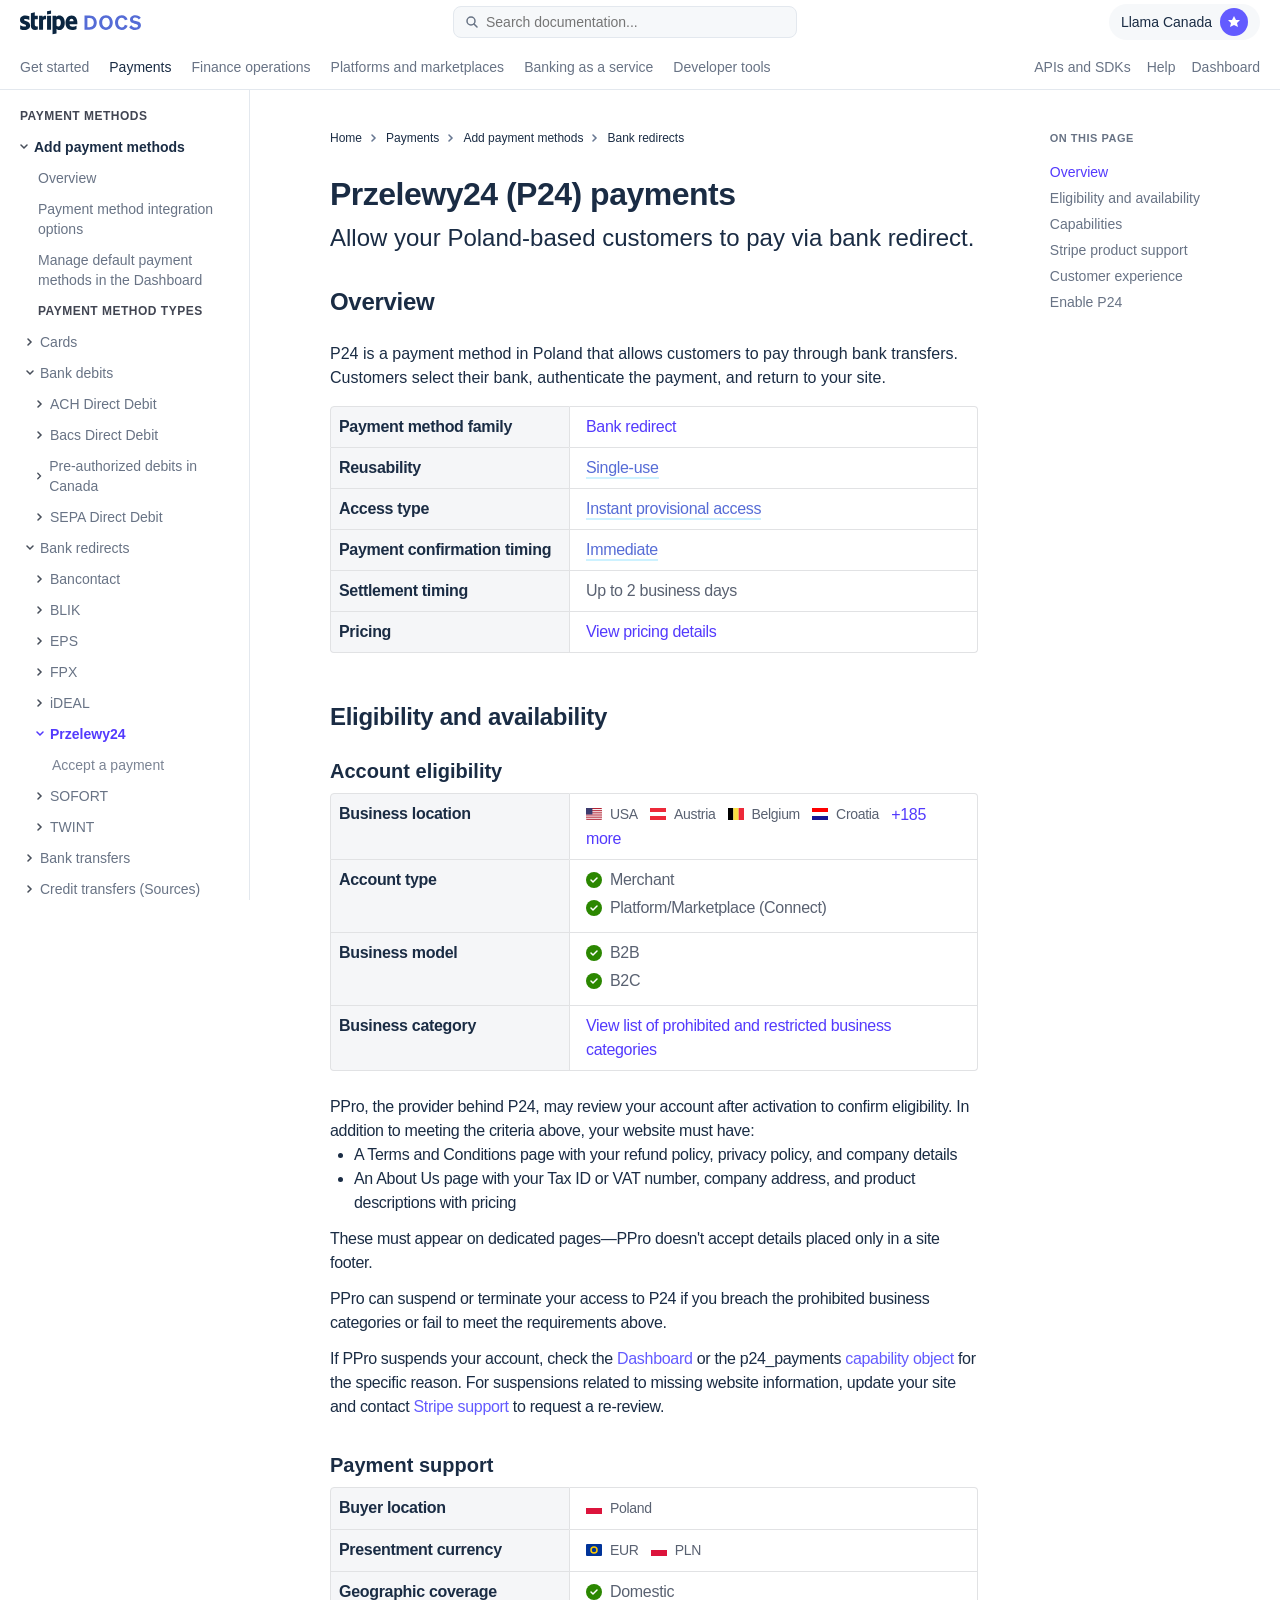
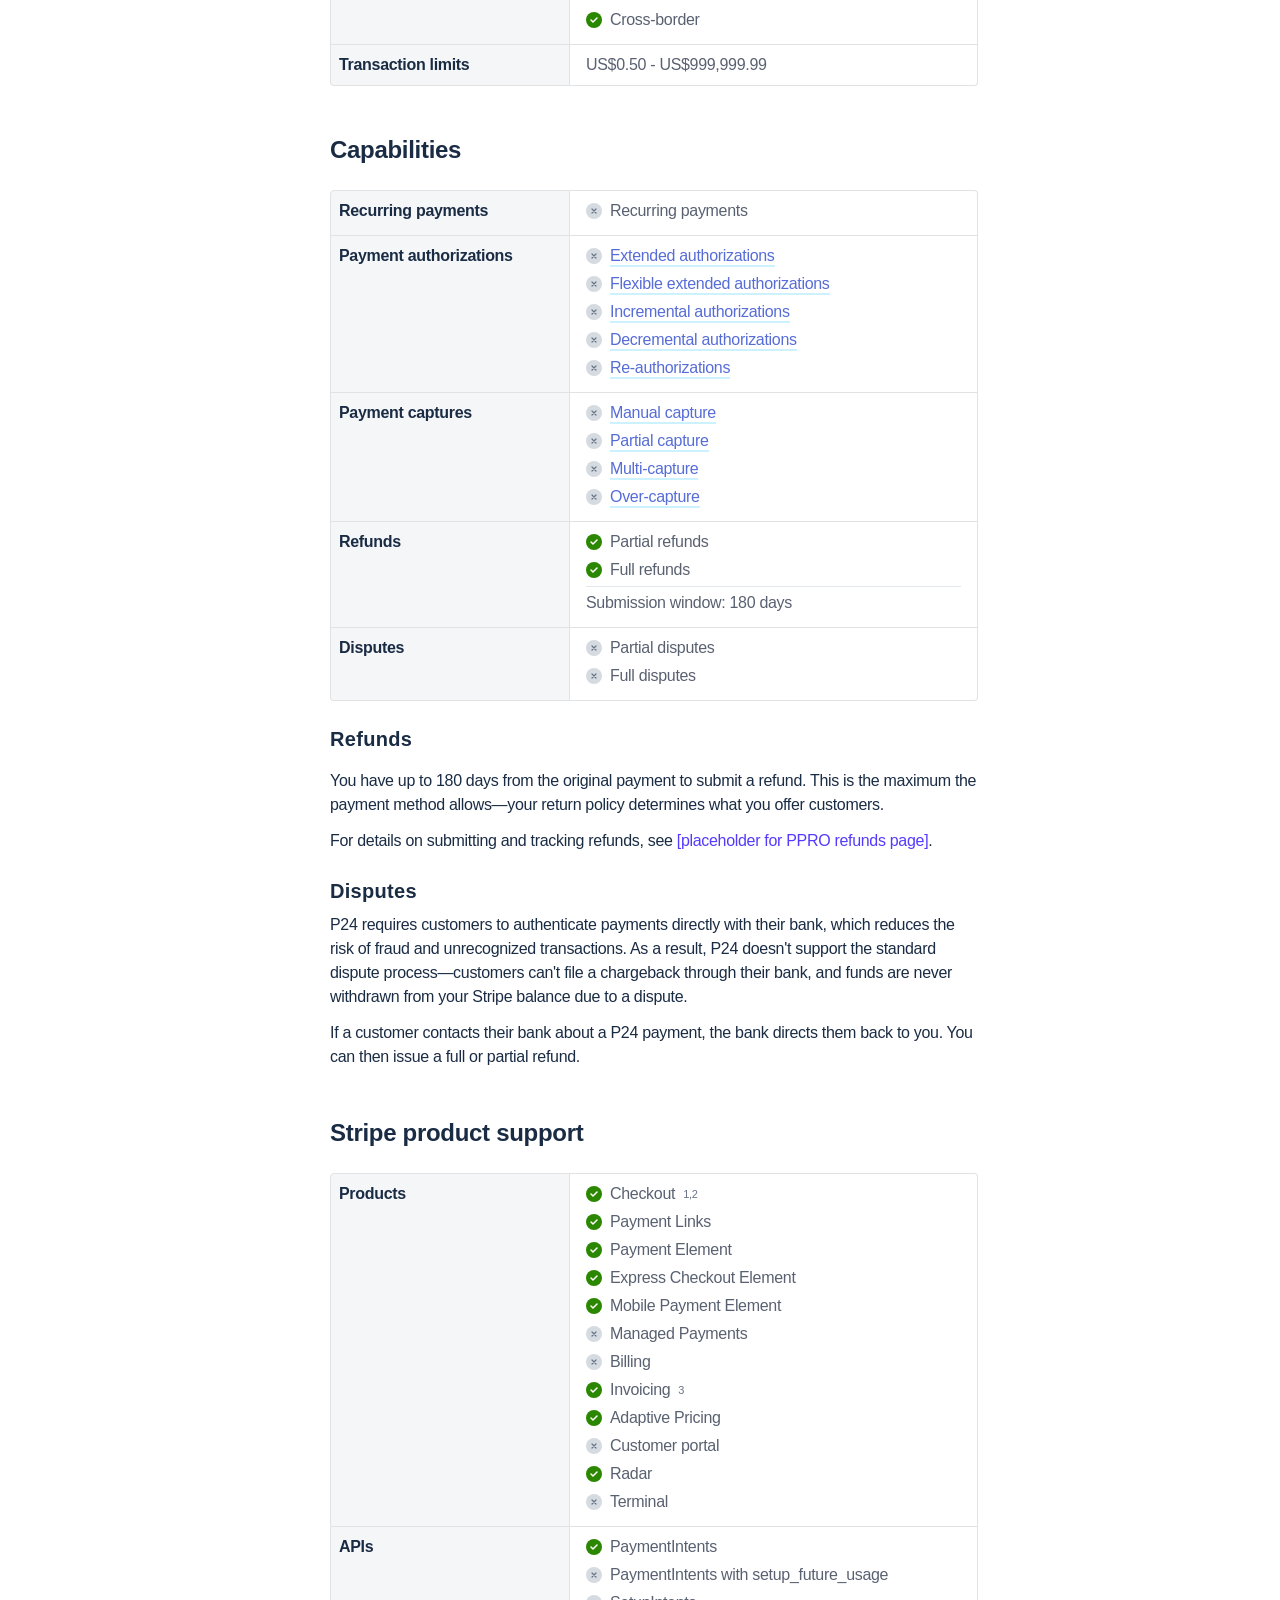
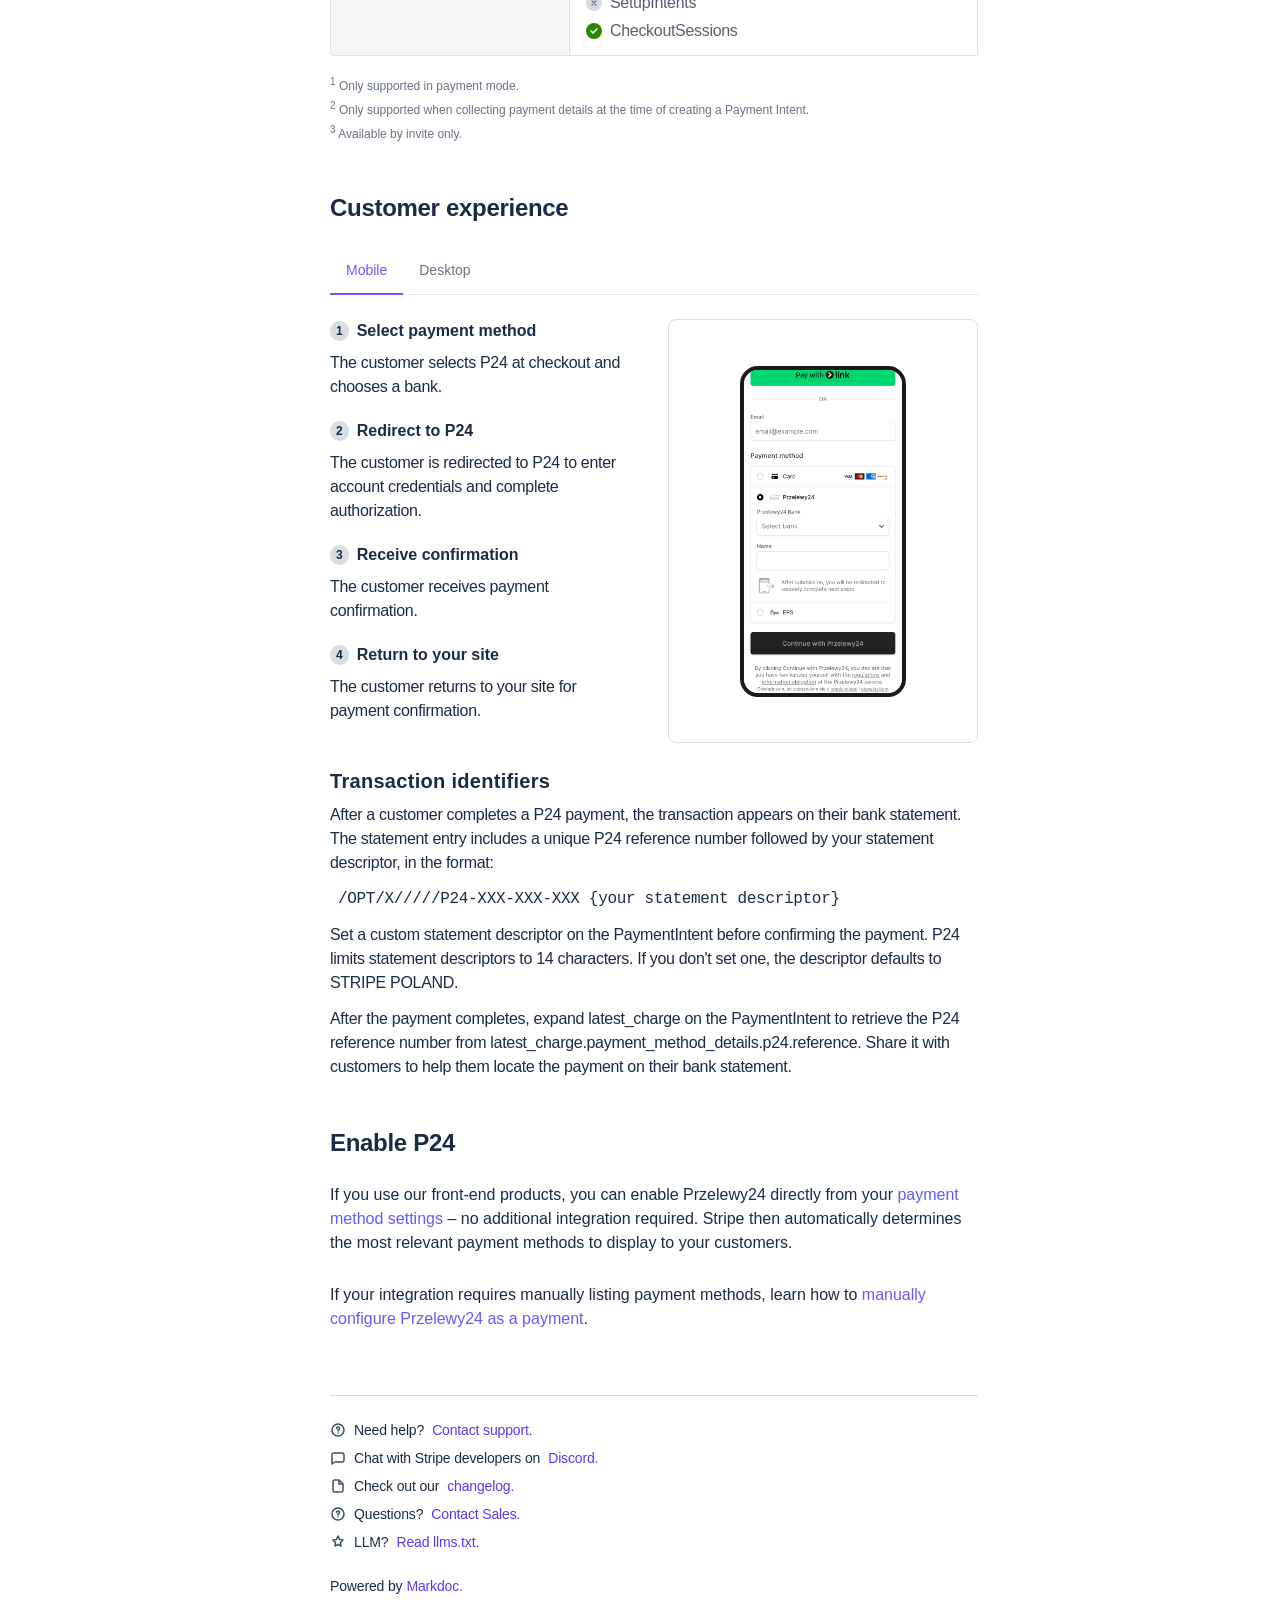
<file: index.html>
<!DOCTYPE html>
<html lang="en">
<head>
  <meta charset="UTF-8">
  <meta name="viewport" content="width=device-width, initial-scale=1.0">
  <title>Przelewy24 (P24) payments | Stripe Documentation</title>
  <link rel="stylesheet" href="css/styles.css">
  <link rel="stylesheet" href="css/icons.css">
</head>
<body>

<!-- ========================= HEADER ========================= -->
<header class="header">
  <div class="header-top">
    <div class="logo">
      <img src="assets/stripe-docs-logo.svg" alt="Stripe Docs" height="25">
    </div>

    <div class="search-bar">
      <svg class="search-icon" viewBox="0 0 12 12" fill="none">
        <circle cx="5" cy="5" r="4" stroke="#687385" stroke-width="1.5"/>
        <line x1="8" y1="8" x2="11" y2="11" stroke="#687385" stroke-width="1.5" stroke-linecap="round"/>
      </svg>
      <input type="text" placeholder="Search documentation...">
    </div>

    <div class="header-account">
      <span class="header-account-name">Llama Canada</span>
      <div class="header-account-icon">
        <svg width="16" height="16" viewBox="0 0 16 16" fill="none">
          <path d="M8 2L10 6H14L11 9L12 13L8 11L4 13L5 9L2 6H6L8 2Z" fill="white"/>
        </svg>
      </div>
    </div>
  </div>

  <div class="header-nav">
    <div class="nav-links">
      <a href="#">Get started</a>
      <a href="#" class="active">Payments</a>
      <a href="#">Finance operations</a>
      <a href="#">Platforms and marketplaces</a>
      <a href="#">Banking as a service</a>
      <a href="#">Developer tools</a>
    </div>
    <div class="header-right-links">
      <a href="#">APIs and SDKs</a>
      <a href="#">Help</a>
      <a href="#">Dashboard</a>
    </div>
  </div>
</header>

<div class="layout">
  <!-- ========================= LEFT SIDEBAR ========================= -->
  <nav class="sidebar">
    <div class="sidebar-content">
      <div class="sidebar-section-title">PAYMENT METHODS</div>

      <div class="sidebar-parent">
        <svg class="chevron" width="8" height="8" viewBox="0 0 8 8" fill="none"><path d="M1 2L4 5L7 2" stroke="currentColor" stroke-width="1.5" stroke-linecap="round"/></svg>
        Add payment methods
      </div>

      <div class="sidebar-child">
        <a href="#">Overview</a>
        <a href="#">Payment method integration options</a>
        <a href="#">Manage default payment methods in the Dashboard</a>
        <div class="sub-title">PAYMENT METHOD TYPES</div>
      </div>

      <!-- Payment method type items -->
      <div class="sidebar-item level-1">
        <svg width="8" height="8" viewBox="0 0 8 8" fill="none"><path d="M2 1L5 4L2 7" stroke="#474e5a" stroke-width="1.5" stroke-linecap="round"/></svg>
        Cards
      </div>
      <div class="sidebar-item level-1">
        <svg width="8" height="8" viewBox="0 0 8 8" fill="none"><path d="M1 2L4 5L7 2" stroke="#474e5a" stroke-width="1.5" stroke-linecap="round"/></svg>
        Bank debits
      </div>

      <!-- Bank debits sub-items -->
      <a href="ach-direct-debit.html" class="sidebar-item level-2" style="text-decoration: none; color: #687385;">
        <svg width="8" height="8" viewBox="0 0 8 8" fill="none"><path d="M2 1L5 4L2 7" stroke="#474e5a" stroke-width="1.5" stroke-linecap="round"/></svg>
        ACH Direct Debit
      </a>
      <div class="sidebar-item level-2">
        <svg width="8" height="8" viewBox="0 0 8 8" fill="none"><path d="M2 1L5 4L2 7" stroke="#474e5a" stroke-width="1.5" stroke-linecap="round"/></svg>
        Bacs Direct Debit
      </div>
      <div class="sidebar-item level-2">
        <svg width="8" height="8" viewBox="0 0 8 8" fill="none"><path d="M2 1L5 4L2 7" stroke="#474e5a" stroke-width="1.5" stroke-linecap="round"/></svg>
        Pre-authorized debits in Canada
      </div>
      <div class="sidebar-item level-2">
        <svg width="8" height="8" viewBox="0 0 8 8" fill="none"><path d="M2 1L5 4L2 7" stroke="#474e5a" stroke-width="1.5" stroke-linecap="round"/></svg>
        SEPA Direct Debit
      </div>

      <div class="sidebar-item level-1">
        <svg width="8" height="8" viewBox="0 0 8 8" fill="none"><path d="M1 2L4 5L7 2" stroke="#474e5a" stroke-width="1.5" stroke-linecap="round"/></svg>
        Bank redirects
      </div>

      <!-- Bank redirects sub-items -->
      <div class="sidebar-item level-2">
        <svg width="8" height="8" viewBox="0 0 8 8" fill="none"><path d="M2 1L5 4L2 7" stroke="#474e5a" stroke-width="1.5" stroke-linecap="round"/></svg>
        Bancontact
      </div>
      <div class="sidebar-item level-2">
        <svg width="8" height="8" viewBox="0 0 8 8" fill="none"><path d="M2 1L5 4L2 7" stroke="#474e5a" stroke-width="1.5" stroke-linecap="round"/></svg>
        BLIK
      </div>
      <div class="sidebar-item level-2">
        <svg width="8" height="8" viewBox="0 0 8 8" fill="none"><path d="M2 1L5 4L2 7" stroke="#474e5a" stroke-width="1.5" stroke-linecap="round"/></svg>
        EPS
      </div>
      <div class="sidebar-item level-2">
        <svg width="8" height="8" viewBox="0 0 8 8" fill="none"><path d="M2 1L5 4L2 7" stroke="#474e5a" stroke-width="1.5" stroke-linecap="round"/></svg>
        FPX
      </div>
      <div class="sidebar-item level-2">
        <svg width="8" height="8" viewBox="0 0 8 8" fill="none"><path d="M2 1L5 4L2 7" stroke="#474e5a" stroke-width="1.5" stroke-linecap="round"/></svg>
        iDEAL
      </div>
      <!-- Przelewy24 sub-pages -->
      <a href="index.html" class="sidebar-item level-2 active" style="text-decoration: none;">
        <svg width="8" height="8" viewBox="0 0 8 8" fill="none"><path d="M1 2L4 5L7 2" stroke="currentColor" stroke-width="1.5" stroke-linecap="round"/></svg>
        Przelewy24
      </a>
      <div class="sidebar-sub-items">
        <a href="https://docs.stripe.com/payments/p24/accept-a-payment" target="_blank" rel="noopener">Accept a payment</a>
      </div>

      <div class="sidebar-item level-2">
        <svg width="8" height="8" viewBox="0 0 8 8" fill="none"><path d="M2 1L5 4L2 7" stroke="#474e5a" stroke-width="1.5" stroke-linecap="round"/></svg>
        SOFORT
      </div>
      <div class="sidebar-item level-2">
        <svg width="8" height="8" viewBox="0 0 8 8" fill="none"><path d="M2 1L5 4L2 7" stroke="#474e5a" stroke-width="1.5" stroke-linecap="round"/></svg>
        TWINT
      </div>

      <div class="sidebar-item level-1">
        <svg width="8" height="8" viewBox="0 0 8 8" fill="none"><path d="M2 1L5 4L2 7" stroke="#474e5a" stroke-width="1.5" stroke-linecap="round"/></svg>
        Bank transfers
      </div>
      <div class="sidebar-item level-1">
        <svg width="8" height="8" viewBox="0 0 8 8" fill="none"><path d="M2 1L5 4L2 7" stroke="#474e5a" stroke-width="1.5" stroke-linecap="round"/></svg>
        Credit transfers (Sources)
      </div>
      <div class="sidebar-item level-1">
        <svg width="8" height="8" viewBox="0 0 8 8" fill="none"><path d="M2 1L5 4L2 7" stroke="#474e5a" stroke-width="1.5" stroke-linecap="round"/></svg>
        Buy now, pay later
      </div>
      <div class="sidebar-item level-1">
        <svg width="8" height="8" viewBox="0 0 8 8" fill="none"><path d="M2 1L5 4L2 7" stroke="#474e5a" stroke-width="1.5" stroke-linecap="round"/></svg>
        Real-time payments
      </div>
      <div class="sidebar-item level-1">
        <svg width="8" height="8" viewBox="0 0 8 8" fill="none"><path d="M2 1L5 4L2 7" stroke="#474e5a" stroke-width="1.5" stroke-linecap="round"/></svg>
        Vouchers
      </div>
      <div class="sidebar-item level-1">
        <svg width="8" height="8" viewBox="0 0 8 8" fill="none"><path d="M2 1L5 4L2 7" stroke="#474e5a" stroke-width="1.5" stroke-linecap="round"/></svg>
        Wallets
      </div>
      <div class="sidebar-item level-1 align-top">
        <svg width="8" height="8" viewBox="0 0 8 8" fill="none"><path d="M2 1L5 4L2 7" stroke="#474e5a" stroke-width="1.5" stroke-linecap="round"/></svg>
        Enable local payment methods by country
      </div>

      <div class="sidebar-item nav-bold">
        <svg width="8" height="8" viewBox="0 0 8 8" fill="none"><path d="M2 1L5 4L2 7" stroke="#474e5a" stroke-width="1.5" stroke-linecap="round"/></svg>
        Manage payment methods
      </div>
      <div class="sidebar-item nav-bold nav-section-last">
        <svg width="8" height="8" viewBox="0 0 8 8" fill="none"><path d="M2 1L5 4L2 7" stroke="#474e5a" stroke-width="1.5" stroke-linecap="round"/></svg>
        Faster checkout with Link
      </div>

      <div class="sidebar-divider"></div>
      <div class="sidebar-section-title">PAYMENT INTERFACES</div>
      <div class="sidebar-item nav-bold">
        <svg width="8" height="8" viewBox="0 0 8 8" fill="none"><path d="M2 1L5 4L2 7" stroke="#474e5a" stroke-width="1.5" stroke-linecap="round"/></svg>
        Payment Links
      </div>
      <div class="sidebar-item nav-bold">
        <svg width="8" height="8" viewBox="0 0 8 8" fill="none"><path d="M2 1L5 4L2 7" stroke="#474e5a" stroke-width="1.5" stroke-linecap="round"/></svg>
        Checkout
      </div>
      <div class="sidebar-item nav-bold">
        <svg width="8" height="8" viewBox="0 0 8 8" fill="none"><path d="M2 1L5 4L2 7" stroke="#474e5a" stroke-width="1.5" stroke-linecap="round"/></svg>
        Web Elements
      </div>
      <div class="sidebar-item nav-bold nav-section-last">
        <svg width="8" height="8" viewBox="0 0 8 8" fill="none"><path d="M2 1L5 4L2 7" stroke="#474e5a" stroke-width="1.5" stroke-linecap="round"/></svg>
        In-app Elements
      </div>

      <div class="sidebar-divider"></div>
      <div class="sidebar-section-title">PAYMENT SCENARIOS</div>
      <div class="sidebar-item nav-bold">
        <svg width="8" height="8" viewBox="0 0 8 8" fill="none"><path d="M2 1L5 4L2 7" stroke="#474e5a" stroke-width="1.5" stroke-linecap="round"/></svg>
        Custom payment flows
      </div>
      <div class="sidebar-item nav-bold nav-section-last">
        <svg width="8" height="8" viewBox="0 0 8 8" fill="none"><path d="M2 1L5 4L2 7" stroke="#474e5a" stroke-width="1.5" stroke-linecap="round"/></svg>
        Flexible acquiring
      </div>

      <div class="sidebar-divider"></div>
      <div class="sidebar-section-title">IN-PERSON PAYMENTS</div>
      <div class="sidebar-item nav-bold">
        <svg width="8" height="8" viewBox="0 0 8 8" fill="none"><path d="M2 1L5 4L2 7" stroke="#474e5a" stroke-width="1.5" stroke-linecap="round"/></svg>
        Terminal
      </div>
    </div>

    <!-- Sidebar footer -->
    <div class="sidebar-footer">
      <div class="sidebar-footer-divider"></div>
      <div class="sidebar-footer-item">
        <svg width="16" height="12" viewBox="0 0 16 12" fill="none">
          <rect width="16" height="12" rx="1" fill="#B22234"/>
          <rect y="1" width="16" height="0.92" fill="white"/>
          <rect y="2.85" width="16" height="0.92" fill="white"/>
          <rect y="4.69" width="16" height="0.92" fill="white"/>
          <rect y="6.54" width="16" height="0.92" fill="white"/>
          <rect y="8.38" width="16" height="0.92" fill="white"/>
          <rect y="10.23" width="16" height="0.92" fill="white"/>
          <rect width="6.4" height="6.46" fill="#3C3B6E"/>
        </svg>
        United States
      </div>
      <div class="sidebar-footer-item">
        <svg width="16" height="16" viewBox="0 0 16 16" fill="none">
          <path d="M2 4h12M2 8h12M2 12h8" stroke="#687385" stroke-width="1.5" stroke-linecap="round"/>
        </svg>
        English (United States)
      </div>
    </div>
  </nav>

  <!-- ========================= MAIN CONTENT ========================= -->
  <main class="main-content">

    <!-- Breadcrumbs row -->
    <div class="breadcrumb-row">
      <div class="breadcrumb">
        <span class="breadcrumb-item">Home</span>
        <svg class="breadcrumb-sep" viewBox="0 0 8 8" fill="none"><path d="M2 1L5 4L2 7" stroke="#667691" stroke-width="1.5" stroke-linecap="round"/></svg>
        <span class="breadcrumb-item">Payments</span>
        <svg class="breadcrumb-sep" viewBox="0 0 8 8" fill="none"><path d="M2 1L5 4L2 7" stroke="#667691" stroke-width="1.5" stroke-linecap="round"/></svg>
        <span class="breadcrumb-item">Add payment methods</span>
        <svg class="breadcrumb-sep" viewBox="0 0 8 8" fill="none"><path d="M2 1L5 4L2 7" stroke="#667691" stroke-width="1.5" stroke-linecap="round"/></svg>
        <span class="breadcrumb-item">Bank redirects</span>
      </div>

      <!-- Overflow menu (visible only on small viewports) -->
      <div class="overflow-menu-wrapper">
        <button class="overflow-menu-btn" id="overflowMenuBtn" aria-label="On this page">
          <svg width="16" height="16" viewBox="0 0 16 16" fill="none">
            <path d="M4 7h8M4 4h8M4 10h8" stroke="#353a44" stroke-width="1.5" stroke-linecap="round"/>
          </svg>
        </button>
        <div class="overflow-popover" id="overflowPopover">
          <div class="overflow-popover-title">On this page</div>
          <a href="#overview" class="overflow-popover-item">Overview</a>
          <a href="#eligibility" class="overflow-popover-item">Eligibility and availability</a>
          <a href="#capabilities" class="overflow-popover-item">Capabilities</a>
          <a href="#stripe-support" class="overflow-popover-item">Stripe product support</a>
          <a href="#payment-flow" class="overflow-popover-item">Customer experience</a>
          <a href="#get-started" class="overflow-popover-item">Enable P24</a>
        </div>
      </div>
    </div>

    <!-- Page Title -->
    <h1 class="page-title">Przelewy24 (P24) payments</h1>
    <p class="page-subtitle">Allow your Poland-based customers to pay via bank redirect.</p>

    <!-- ===== OVERVIEW ===== -->
    <section class="section" id="overview">
      <h2 class="section-title">Overview</h2>
      <p class="section-text">
        P24 is a payment method in Poland that allows customers to pay through bank transfers. Customers select their bank, authenticate the payment, and return to your site.
      </p>

      <table class="feature-table">
        <tr>
          <td class="label-col">Payment method family</td>
          <td class="value-col"><a href="https://docs.stripe.com/payments/bank-redirects" target="_blank" rel="noopener">Bank redirect</a></td>
        </tr>
        <tr>
          <td class="label-col">Reusability</td>
          <td class="value-col">
            <span class="mcc-glossary-wrapper">
              <span class="mcc-glossary-link" id="singleUseLink">Single-use</span>
              <div class="mcc-tooltip" id="singleUseTooltip">You cannot save this payment method for future use. Customers must enter their payment details each time they pay.</div>
            </span>
          </td>
        </tr>
        <tr>
          <td class="label-col">Access type</td>
          <td class="value-col">
            <span class="mcc-glossary-wrapper">
              <span class="mcc-glossary-link" id="accessTypeLink">Instant provisional access</span>
              <div class="mcc-tooltip" id="accessTypeTooltip">Start accepting payments immediately. The payment method provider can review your account later, which can affect your ability to accept payments with this method. Scroll down to the Eligibility and availability section to learn more.</div>
            </span>
          </td>
        </tr>
        <tr>
          <td class="label-col">Payment confirmation timing</td>
          <td class="value-col">
            <span class="mcc-glossary-wrapper">
              <span class="mcc-glossary-link" id="immediateLink">Immediate</span>
              <div class="mcc-tooltip" id="immediateTooltip">The payment method confirms the payment status immediately, so you know whether the payment succeeded or failed.</div>
            </span>
          </td>
        </tr>
        <tr>
          <td class="label-col">Settlement timing</td>
          <td class="value-col">Up to 2 business days</td>
        </tr>
        <tr>
          <td class="label-col">Pricing</td>
          <td class="value-col"><a href="https://stripe.com/en-es/pricing/local-payment-methods#przelewy24" target="_blank" rel="noopener">View pricing details</a></td>
        </tr>
      </table>
    </section>

    <!-- ===== ELIGIBILITY AND AVAILABILITY ===== -->
    <section class="section" id="eligibility">
      <h2 class="section-title">Eligibility and availability</h2>

      <!-- Account eligibility -->
      <h3 class="section-subtitle">Account eligibility</h3>

      <table class="feature-table">
        <tr>
          <td class="label-col">Business location</td>
          <td class="value-col">
            <span class="flag-item">
              <svg width="16" height="12" viewBox="0 0 16 12" fill="none"><rect width="16" height="12" rx="1" fill="#B22234"/><rect y="1" width="16" height="0.92" fill="white"/><rect y="2.85" width="16" height="0.92" fill="white"/><rect y="4.69" width="16" height="0.92" fill="white"/><rect y="6.54" width="16" height="0.92" fill="white"/><rect y="8.38" width="16" height="0.92" fill="white"/><rect y="10.23" width="16" height="0.92" fill="white"/><rect width="6.4" height="6.46" fill="#3C3B6E"/></svg>
              USA
            </span>
            <span class="flag-item">
              <svg width="16" height="12" viewBox="0 0 16 12" fill="none"><rect width="16" height="12" rx="1" fill="white"/><rect width="16" height="4" fill="#ED2939"/><rect y="8" width="16" height="4" fill="#ED2939"/></svg>
              Austria
            </span>
            <span class="flag-item">
              <svg width="16" height="12" viewBox="0 0 16 12" fill="none"><rect width="5.33" height="12" fill="#000"/><rect x="5.33" width="5.34" height="12" fill="#FAE042"/><rect x="10.67" width="5.33" height="12" fill="#ED2939"/></svg>
              Belgium
            </span>
            <span class="flag-item">
              <svg width="16" height="12" viewBox="0 0 16 12" fill="none"><rect width="16" height="12" rx="1" fill="white"/><rect width="16" height="4" fill="#FF0000"/><rect y="8" width="16" height="4" fill="#171796"/></svg>
              Croatia
            </span>
            <a href="#" class="more-link" id="openLocationsDialog">+185 more</a>
          </td>
        </tr>
        <tr>
          <td class="label-col">Account type</td>
          <td class="value-col">
            <div class="check-item">
              <div class="check-icon"><svg viewBox="0 0 10 10" fill="none"><path d="M2 5L4 7L8 3" stroke="white" stroke-width="1.5" stroke-linecap="round" stroke-linejoin="round"/></svg></div>
              Merchant
            </div>
            <div class="check-item">
              <div class="check-icon"><svg viewBox="0 0 10 10" fill="none"><path d="M2 5L4 7L8 3" stroke="white" stroke-width="1.5" stroke-linecap="round" stroke-linejoin="round"/></svg></div>
              Platform/Marketplace (Connect)
            </div>
          </td>
        </tr>
        <tr>
          <td class="label-col">Business model</td>
          <td class="value-col">
            <div class="check-item">
              <div class="check-icon"><svg viewBox="0 0 10 10" fill="none"><path d="M2 5L4 7L8 3" stroke="white" stroke-width="1.5" stroke-linecap="round" stroke-linejoin="round"/></svg></div>
              B2B
            </div>
            <div class="check-item">
              <div class="check-icon"><svg viewBox="0 0 10 10" fill="none"><path d="M2 5L4 7L8 3" stroke="white" stroke-width="1.5" stroke-linecap="round" stroke-linejoin="round"/></svg></div>
              B2C
            </div>
          </td>
        </tr>
        <tr>
          <td class="label-col">Business category</td>
          <td class="value-col"><a href="#" id="openMccDialog">View list of prohibited and restricted business categories</a></td>
        </tr>
      </table>

      <div class="additional-info">
        <p class="additional-info-text">PPro, the provider behind P24, may review your account after activation to confirm eligibility. In addition to meeting the criteria above, your website must have:</p>
        <ul class="additional-info-list">
          <li>A Terms and Conditions page with your refund policy, privacy policy, and company details</li>
          <li>An About Us page with your Tax ID or VAT number, company address, and product descriptions with pricing</li>
        </ul>
        <p class="additional-info-text" style="margin-top: 12px;">These must appear on dedicated pages—PPro doesn't accept details placed only in a site footer.</p>
        <p class="additional-info-text" style="margin-top: 12px;">PPro can suspend or terminate your access to P24 if you breach the prohibited business categories or fail to meet the requirements above.</p>
        <p class="additional-info-text" style="margin-top: 12px;">If PPro suspends your account, check the <a href="https://dashboard.stripe.com" target="_blank" rel="noopener">Dashboard</a> or the p24_payments <a href="https://docs.stripe.com/api/capabilities/object" target="_blank" rel="noopener">capability object</a> for the specific reason. For suspensions related to missing website information, update your site and contact <a href="https://support.stripe.com" target="_blank" rel="noopener">Stripe support</a> to request a re-review.</p>
      </div>

      <!-- Payment support -->
      <div class="mt-32">
        <h3 class="section-subtitle">Payment support</h3>

        <table class="feature-table">
          <tr>
            <td class="label-col">Buyer location</td>
            <td class="value-col">
              <span class="flag-item">
                <svg width="16" height="12" viewBox="0 0 16 12" fill="none"><rect width="16" height="6" fill="white"/><rect y="6" width="16" height="6" fill="#DC143C"/></svg>
                Poland
              </span>
            </td>
          </tr>
          <tr>
            <td class="label-col">Presentment currency</td>
            <td class="value-col">
              <span class="flag-item">
                <svg width="16" height="12" viewBox="0 0 16 12" fill="none"><rect width="16" height="12" rx="1" fill="#003399"/><circle cx="8" cy="6" r="3" fill="none" stroke="#FFCC00" stroke-width="1.5"/></svg>
                EUR
              </span>
              <span class="flag-item">
                <svg width="16" height="12" viewBox="0 0 16 12" fill="none"><rect width="16" height="6" fill="white"/><rect y="6" width="16" height="6" fill="#DC143C"/></svg>
                PLN
              </span>
            </td>
          </tr>
          <tr>
            <td class="label-col">Geographic coverage</td>
            <td class="value-col">
              <div class="check-item">
                <div class="check-icon"><svg viewBox="0 0 10 10" fill="none"><path d="M2 5L4 7L8 3" stroke="white" stroke-width="1.5" stroke-linecap="round" stroke-linejoin="round"/></svg></div>
                Domestic
              </div>
              <div class="check-item">
                <div class="check-icon"><svg viewBox="0 0 10 10" fill="none"><path d="M2 5L4 7L8 3" stroke="white" stroke-width="1.5" stroke-linecap="round" stroke-linejoin="round"/></svg></div>
                Cross-border
              </div>
            </td>
          </tr>
          <tr>
            <td class="label-col">Transaction limits</td>
            <td class="value-col">US$0.50 - US$999,999.99</td>
          </tr>
        </table>
      </div>
    </section>

    <!-- ===== CAPABILITIES ===== -->
    <section class="section" id="capabilities">
      <h2 class="section-title">Capabilities</h2>
      <p class="section-text"></p>

      <table class="feature-table">
        <tr>
          <td class="label-col">Recurring payments</td>
          <td class="value-col">
            <div class="x-item">
              <div class="x-icon"><svg viewBox="0 0 8 8" fill="none"><path d="M2 2L6 6M6 2L2 6" stroke="#687385" stroke-width="1.2" stroke-linecap="round"/></svg></div>
              Recurring payments
            </div>
          </td>
        </tr>
        <tr>
          <td class="label-col">
Payment authorizations
          </td>
          <td class="value-col">
            <div class="x-item">
              <div class="x-icon"><svg viewBox="0 0 8 8" fill="none"><path d="M2 2L6 6M6 2L2 6" stroke="#687385" stroke-width="1.2" stroke-linecap="round"/></svg></div>
              <span class="mcc-glossary-wrapper">
                <span class="mcc-glossary-link">Extended authorizations</span>
                <div class="mcc-tooltip">Holds funds on your customer's payment method for longer than the standard time period, so you can collect the payment later.</div>
              </span>
            </div>
            <div class="x-item">
              <div class="x-icon"><svg viewBox="0 0 8 8" fill="none"><path d="M2 2L6 6M6 2L2 6" stroke="#687385" stroke-width="1.2" stroke-linecap="round"/></svg></div>
              <span class="mcc-glossary-wrapper">
                <span class="mcc-glossary-link">Flexible extended authorizations</span>
                <div class="mcc-tooltip">Holds funds for a variable amount of time depending on the payment method, rather than a fixed number of days.</div>
              </span>
            </div>
            <div class="x-item">
              <div class="x-icon"><svg viewBox="0 0 8 8" fill="none"><path d="M2 2L6 6M6 2L2 6" stroke="#687385" stroke-width="1.2" stroke-linecap="round"/></svg></div>
              <span class="mcc-glossary-wrapper">
                <span class="mcc-glossary-link">Incremental authorizations</span>
                <div class="mcc-tooltip">Increases the total amount held on your customer's payment method before you collect the payment — for example, when they add items to an order.</div>
              </span>
            </div>
            <div class="x-item">
              <div class="x-icon"><svg viewBox="0 0 8 8" fill="none"><path d="M2 2L6 6M6 2L2 6" stroke="#687385" stroke-width="1.2" stroke-linecap="round"/></svg></div>
              <span class="mcc-glossary-wrapper">
                <span class="mcc-glossary-link">Decremental authorizations</span>
                <div class="mcc-tooltip">Reduces the amount held on your customer's payment method without canceling the payment, so you can still collect a lower amount later.</div>
              </span>
            </div>
            <div class="x-item">
              <div class="x-icon"><svg viewBox="0 0 8 8" fill="none"><path d="M2 2L6 6M6 2L2 6" stroke="#687385" stroke-width="1.2" stroke-linecap="round"/></svg></div>
              <span class="mcc-glossary-wrapper">
                <span class="mcc-glossary-link">Re-authorizations</span>
                <div class="mcc-tooltip">Renews a hold on your customer's payment method after it expires, so you can collect the payment without asking them to approve it again.</div>
              </span>
            </div>
          </td>
        </tr>
        <tr>
          <td class="label-col">
Payment captures
          </td>
          <td class="value-col">
            <div class="x-item">
              <div class="x-icon"><svg viewBox="0 0 8 8" fill="none"><path d="M2 2L6 6M6 2L2 6" stroke="#687385" stroke-width="1.2" stroke-linecap="round"/></svg></div>
              <span class="mcc-glossary-wrapper">
                <span class="mcc-glossary-link">Manual capture</span>
                <div class="mcc-tooltip">Authorizes a payment now and collects the funds later, instead of charging your customer immediately.</div>
              </span>
            </div>
            <div class="x-item">
              <div class="x-icon"><svg viewBox="0 0 8 8" fill="none"><path d="M2 2L6 6M6 2L2 6" stroke="#687385" stroke-width="1.2" stroke-linecap="round"/></svg></div>
              <span class="mcc-glossary-wrapper">
                <span class="mcc-glossary-link">Partial capture</span>
                <div class="mcc-tooltip">Collects only part of the amount held on your customer's payment method and releases the rest.</div>
              </span>
            </div>
            <div class="x-item">
              <div class="x-icon"><svg viewBox="0 0 8 8" fill="none"><path d="M2 2L6 6M6 2L2 6" stroke="#687385" stroke-width="1.2" stroke-linecap="round"/></svg></div>
              <span class="mcc-glossary-wrapper">
                <span class="mcc-glossary-link">Multi-capture</span>
                <div class="mcc-tooltip">Splits a payment into multiple collections over time — for example, charging for each shipment in an order separately.</div>
              </span>
            </div>
            <div class="x-item">
              <div class="x-icon"><svg viewBox="0 0 8 8" fill="none"><path d="M2 2L6 6M6 2L2 6" stroke="#687385" stroke-width="1.2" stroke-linecap="round"/></svg></div>
              <span class="mcc-glossary-wrapper">
                <span class="mcc-glossary-link">Over-capture</span>
                <div class="mcc-tooltip">Charges your customer more than the original held amount — for example, when adding a tip.</div>
              </span>
            </div>
          </td>
        </tr>
        <tr>
          <td class="label-col">Refunds</td>
          <td class="value-col">
            <div class="check-item">
              <div class="check-icon"><svg viewBox="0 0 10 10" fill="none"><path d="M2 5L4 7L8 3" stroke="white" stroke-width="1.5" stroke-linecap="round" stroke-linejoin="round"/></svg></div>
              Partial refunds
            </div>
            <div class="check-item">
              <div class="check-icon"><svg viewBox="0 0 10 10" fill="none"><path d="M2 5L4 7L8 3" stroke="white" stroke-width="1.5" stroke-linecap="round" stroke-linejoin="round"/></svg></div>
              Full refunds
            </div>
            <div class="table-separator"></div>
            <div class="table-detail">Submission window: 180 days</div>
          </td>
        </tr>
        <tr>
          <td class="label-col">Disputes</td>
          <td class="value-col">
            <div class="x-item">
              <div class="x-icon"><svg viewBox="0 0 8 8" fill="none"><path d="M2 2L6 6M6 2L2 6" stroke="#687385" stroke-width="1.2" stroke-linecap="round"/></svg></div>
              Partial disputes
            </div>
            <div class="x-item">
              <div class="x-icon"><svg viewBox="0 0 8 8" fill="none"><path d="M2 2L6 6M6 2L2 6" stroke="#687385" stroke-width="1.2" stroke-linecap="round"/></svg></div>
              Full disputes
            </div>
          </td>
        </tr>
      </table>

      <!-- Refunds -->
      <div id="refunds-info" style="margin-top: 24px;">
        <h3 style="font-size: 20px; font-weight: 700; color: #1a2c44; line-height: 28px; letter-spacing: 0.3px; margin: 0 0 16px 0;">Refunds</h3>
        <div style="color: #1a2c44;">
          <p style="font-size: 16px; color: #1a2c44; line-height: 24px; letter-spacing: -0.31px;">You have up to 180 days from the original payment to submit a refund. This is the maximum the payment method allows—your return policy determines what you offer customers.</p>
          <p style="font-size: 16px; color: #1a2c44; line-height: 24px; letter-spacing: -0.31px; margin-top: 12px;">For details on submitting and tracking refunds, see <a href="#" style="color: #533afd;">[placeholder for PPRO refunds page]</a>.</p>
        </div>
      </div>

      <!-- Disputes -->
      <div id="disputes-info" style="margin-top: 24px;">
        <h3 style="font-size: 20px; font-weight: 700; color: #1a2c44; line-height: 28px; letter-spacing: 0.3px; margin: 0 0 8px 0;">Disputes</h3>
        <div style="color: #1a2c44;">
          <p style="font-size: 16px; color: #1a2c44; line-height: 24px; letter-spacing: -0.31px;">P24 requires customers to authenticate payments directly with their bank, which reduces the risk of fraud and unrecognized transactions. As a result, P24 doesn't support the standard dispute process—customers can't file a chargeback through their bank, and funds are never withdrawn from your Stripe balance due to a dispute.</p>
          <p style="font-size: 16px; color: #1a2c44; line-height: 24px; letter-spacing: -0.31px; margin-top: 12px;">If a customer contacts their bank about a P24 payment, the bank directs them back to you. You can then issue a full or partial refund.</p>
        </div>
      </div>
    </section>

    <!-- ===== STRIPE PRODUCT SUPPORT ===== -->
    <section class="section" id="stripe-support">
      <h2 class="section-title">Stripe product support</h2>
      <p class="section-text"></p>

      <table class="feature-table">
        <tr>
          <td class="label-col">Products</td>
          <td class="value-col">
            <div class="check-item">
              <div class="check-icon"><svg viewBox="0 0 10 10" fill="none"><path d="M2 5L4 7L8 3" stroke="white" stroke-width="1.5" stroke-linecap="round" stroke-linejoin="round"/></svg></div>
              Checkout <sup style="color:#687385; font-size:11px;">1,2</sup>
            </div>
            <div class="check-item">
              <div class="check-icon"><svg viewBox="0 0 10 10" fill="none"><path d="M2 5L4 7L8 3" stroke="white" stroke-width="1.5" stroke-linecap="round" stroke-linejoin="round"/></svg></div>
              Payment Links
            </div>
            <div class="check-item">
              <div class="check-icon"><svg viewBox="0 0 10 10" fill="none"><path d="M2 5L4 7L8 3" stroke="white" stroke-width="1.5" stroke-linecap="round" stroke-linejoin="round"/></svg></div>
              Payment Element
            </div>
            <div class="check-item">
              <div class="check-icon"><svg viewBox="0 0 10 10" fill="none"><path d="M2 5L4 7L8 3" stroke="white" stroke-width="1.5" stroke-linecap="round" stroke-linejoin="round"/></svg></div>
              Express Checkout Element
            </div>
            <div class="check-item">
              <div class="check-icon"><svg viewBox="0 0 10 10" fill="none"><path d="M2 5L4 7L8 3" stroke="white" stroke-width="1.5" stroke-linecap="round" stroke-linejoin="round"/></svg></div>
              Mobile Payment Element
            </div>
            <div class="x-item">
              <div class="x-icon"><svg viewBox="0 0 8 8" fill="none"><path d="M2 2L6 6M6 2L2 6" stroke="#687385" stroke-width="1.2" stroke-linecap="round"/></svg></div>
              Managed Payments
            </div>
            <div class="x-item">
              <div class="x-icon"><svg viewBox="0 0 8 8" fill="none"><path d="M2 2L6 6M6 2L2 6" stroke="#687385" stroke-width="1.2" stroke-linecap="round"/></svg></div>
              Billing
            </div>
            <div class="check-item">
              <div class="check-icon"><svg viewBox="0 0 10 10" fill="none"><path d="M2 5L4 7L8 3" stroke="white" stroke-width="1.5" stroke-linecap="round" stroke-linejoin="round"/></svg></div>
              Invoicing <sup style="color:#687385; font-size:11px;">3</sup>
            </div>
            <div class="check-item">
              <div class="check-icon"><svg viewBox="0 0 10 10" fill="none"><path d="M2 5L4 7L8 3" stroke="white" stroke-width="1.5" stroke-linecap="round" stroke-linejoin="round"/></svg></div>
              Adaptive Pricing
            </div>
            <div class="x-item">
              <div class="x-icon"><svg viewBox="0 0 8 8" fill="none"><path d="M2 2L6 6M6 2L2 6" stroke="#687385" stroke-width="1.2" stroke-linecap="round"/></svg></div>
              Customer portal
            </div>
            <div class="check-item">
              <div class="check-icon"><svg viewBox="0 0 10 10" fill="none"><path d="M2 5L4 7L8 3" stroke="white" stroke-width="1.5" stroke-linecap="round" stroke-linejoin="round"/></svg></div>
              Radar
            </div>
            <div class="x-item">
              <div class="x-icon"><svg viewBox="0 0 8 8" fill="none"><path d="M2 2L6 6M6 2L2 6" stroke="#687385" stroke-width="1.2" stroke-linecap="round"/></svg></div>
              Terminal
            </div>
          </td>
        </tr>
        <tr>
          <td class="label-col">APIs</td>
          <td class="value-col">
            <div class="check-item">
              <div class="check-icon"><svg viewBox="0 0 10 10" fill="none"><path d="M2 5L4 7L8 3" stroke="white" stroke-width="1.5" stroke-linecap="round" stroke-linejoin="round"/></svg></div>
              PaymentIntents
            </div>
            <div class="x-item">
              <div class="x-icon"><svg viewBox="0 0 8 8" fill="none"><path d="M2 2L6 6M6 2L2 6" stroke="#687385" stroke-width="1.2" stroke-linecap="round"/></svg></div>
              PaymentIntents with setup_future_usage
            </div>
            <div class="x-item">
              <div class="x-icon"><svg viewBox="0 0 8 8" fill="none"><path d="M2 2L6 6M6 2L2 6" stroke="#687385" stroke-width="1.2" stroke-linecap="round"/></svg></div>
              SetupIntents
            </div>
            <div class="check-item">
              <div class="check-icon"><svg viewBox="0 0 10 10" fill="none"><path d="M2 5L4 7L8 3" stroke="white" stroke-width="1.5" stroke-linecap="round" stroke-linejoin="round"/></svg></div>
              CheckoutSessions
            </div>
          </td>
        </tr>
      </table>

      <div class="footnotes">
        <sup>1</sup> Only supported in payment mode.<br>
        <sup>2</sup> Only supported when collecting payment details at the time of creating a Payment Intent.<br>
        <sup>3</sup> Available by invite only.
      </div>
    </section>

    <!-- ===== CUSTOMER EXPERIENCE ===== -->
    <section class="section" id="payment-flow">
      <h2 class="section-title">Customer experience</h2>

      <div class="tabs">
        <div class="tab active" data-tab="mobile">Mobile</div>
        <div class="tab" data-tab="desktop">Desktop</div>
      </div>

      <!-- Mobile layout: side-by-side -->
      <div class="payment-flow" id="flowMobileLayout">
        <div class="payment-flow-steps">
          <div class="payment-flow-step">
            <div class="payment-flow-step-header">
              <div class="step-counter">1</div>
              <span class="payment-flow-step-title">Select payment method</span>
            </div>
            <p class="payment-flow-step-text">The customer selects P24 at checkout and chooses a bank.</p>
          </div>
          <div class="payment-flow-step">
            <div class="payment-flow-step-header">
              <div class="step-counter">2</div>
              <span class="payment-flow-step-title">Redirect to P24</span>
            </div>
            <p class="payment-flow-step-text">The customer is redirected to P24 to enter account credentials and complete authorization.</p>
          </div>
          <div class="payment-flow-step">
            <div class="payment-flow-step-header">
              <div class="step-counter">3</div>
              <span class="payment-flow-step-title">Receive confirmation</span>
            </div>
            <p class="payment-flow-step-text">The customer receives payment confirmation.</p>
          </div>
          <div class="payment-flow-step">
            <div class="payment-flow-step-header">
              <div class="step-counter">4</div>
              <span class="payment-flow-step-title">Return to your site</span>
            </div>
            <p class="payment-flow-step-text">The customer returns to your site for payment confirmation.</p>
          </div>
        </div>
        <div class="payment-flow-image">
          <div class="phone-mockup">
            <img src="assets/payment-flow-phone.png" alt="Przelewy24 payment flow on mobile">
          </div>
        </div>
      </div>

      <!-- Desktop layout: image on top, steps below -->
      <div class="payment-flow desktop-layout" id="flowDesktopLayout" style="display:none;">
        <div class="payment-flow-image">
          <div class="desktop-mockup">
            <img src="assets/payment-flow-desktop.png" alt="Przelewy24 payment flow on desktop">
          </div>
        </div>
        <div class="payment-flow-steps">
          <div class="payment-flow-step">
            <div class="payment-flow-step-header">
              <div class="step-counter">1</div>
              <span class="payment-flow-step-title">Select payment method</span>
            </div>
            <p class="payment-flow-step-text">The customer selects P24 at checkout and chooses a bank.</p>
          </div>
          <div class="payment-flow-step">
            <div class="payment-flow-step-header">
              <div class="step-counter">2</div>
              <span class="payment-flow-step-title">Redirect to P24</span>
            </div>
            <p class="payment-flow-step-text">The customer is redirected to P24 to enter account credentials and complete authorization.</p>
          </div>
          <div class="payment-flow-step">
            <div class="payment-flow-step-header">
              <div class="step-counter">3</div>
              <span class="payment-flow-step-title">Receive confirmation</span>
            </div>
            <p class="payment-flow-step-text">The customer receives payment confirmation.</p>
          </div>
          <div class="payment-flow-step">
            <div class="payment-flow-step-header">
              <div class="step-counter">4</div>
              <span class="payment-flow-step-title">Return to your site</span>
            </div>
            <p class="payment-flow-step-text">The customer returns to your site for payment confirmation.</p>
          </div>
        </div>
      </div>

      <!-- Transaction identifiers -->
      <div style="margin-top: 24px;">
        <h3 style="font-size: 20px; font-weight: 700; color: #1a2c44; line-height: 28px; letter-spacing: 0.3px; margin: 0 0 8px 0;">Transaction identifiers</h3>
        <div style="color: #1a2c44;">
          <p style="font-size: 16px; color: #1a2c44; line-height: 24px; letter-spacing: -0.31px;">After a customer completes a P24 payment, the transaction appears on their bank statement. The statement entry includes a unique P24 reference number followed by your statement descriptor, in the format:</p>
          <p style="font-size: 16px; color: #1a2c44; line-height: 24px; letter-spacing: -0.31px; margin-top: 12px; font-family: monospace; padding-left: 8px;">/OPT/X/////P24-XXX-XXX-XXX {your statement descriptor}</p>
          <p style="font-size: 16px; color: #1a2c44; line-height: 24px; letter-spacing: -0.31px; margin-top: 12px;">Set a custom statement descriptor on the PaymentIntent before confirming the payment. P24 limits statement descriptors to 14 characters. If you don't set one, the descriptor defaults to STRIPE POLAND.</p>
          <p style="font-size: 16px; color: #1a2c44; line-height: 24px; letter-spacing: -0.31px; margin-top: 12px;">After the payment completes, expand latest_charge on the PaymentIntent to retrieve the P24 reference number from latest_charge.payment_method_details.p24.reference. Share it with customers to help them locate the payment on their bank statement.</p>
        </div>
      </div>
    </section>

    <!-- ===== GET STARTED ===== -->
    <section class="section" id="get-started">
      <h2 class="section-title">Enable P24</h2>
      <p class="section-text" style="padding-bottom: 12px;">
        If you use our front-end products, you can enable Przelewy24 directly from your <a href="https://dashboard.stripe.com/settings/payment_methods" target="_blank" rel="noopener">payment method settings</a> – no additional integration required. Stripe then automatically determines the most relevant payment methods to display to your customers.
      </p>
      <p class="section-text">
        If your integration requires manually listing payment methods, learn how to <a href="https://docs.stripe.com/payments/p24/accept-a-payment" target="_blank" rel="noopener">manually configure Przelewy24 as a payment</a>.
      </p>
    </section>

    <!-- ===== FOOTER LINKS ===== -->
    <div class="page-footer-links">
      <div class="page-footer-divider"></div>
      <div class="page-footer-items">
        <div class="page-footer-item">
          <svg width="16" height="16" viewBox="0 0 16 16" fill="none"><path d="M8 14A6 6 0 1 0 8 2a6 6 0 0 0 0 12Z" stroke="#3C4F69" stroke-width="1.5"/><path d="M6.5 6.5a1.5 1.5 0 1 1 1.5 1.5v1" stroke="#3C4F69" stroke-width="1.5" stroke-linecap="round"/><circle cx="8" cy="11" r=".75" fill="#3C4F69"/></svg>
          <span>Need help?</span>
          <a href="https://support.stripe.com" target="_blank" rel="noopener">Contact support.</a>
        </div>
        <div class="page-footer-item">
          <svg width="16" height="16" viewBox="0 0 16 16" fill="none"><path d="M14 5v5a2 2 0 0 1-2 2H5l-3 2V5a2 2 0 0 1 2-2h8a2 2 0 0 1 2 2Z" stroke="#3C4F69" stroke-width="1.5" stroke-linejoin="round"/></svg>
          <span>Chat with Stripe developers on</span>
          <a href="https://discord.gg/stripe" target="_blank" rel="noopener">Discord.</a>
        </div>
        <div class="page-footer-item">
          <svg width="16" height="16" viewBox="0 0 16 16" fill="none"><path d="M9 2H4.5A1.5 1.5 0 0 0 3 3.5v9A1.5 1.5 0 0 0 4.5 14h7a1.5 1.5 0 0 0 1.5-1.5V6L9 2Z" stroke="#3C4F69" stroke-width="1.5" stroke-linejoin="round"/><path d="M9 2v4h4" stroke="#3C4F69" stroke-width="1.5" stroke-linejoin="round"/></svg>
          <span>Check out our</span>
          <a href="https://docs.stripe.com/changelog" target="_blank" rel="noopener">changelog.</a>
        </div>
        <div class="page-footer-item">
          <svg width="16" height="16" viewBox="0 0 16 16" fill="none"><path d="M8 14A6 6 0 1 0 8 2a6 6 0 0 0 0 12Z" stroke="#3C4F69" stroke-width="1.5"/><path d="M6.5 6.5a1.5 1.5 0 1 1 1.5 1.5v1" stroke="#3C4F69" stroke-width="1.5" stroke-linecap="round"/><circle cx="8" cy="11" r=".75" fill="#3C4F69"/></svg>
          <span>Questions?</span>
          <a href="https://stripe.com/contact/sales" target="_blank" rel="noopener">Contact Sales.</a>
        </div>
        <div class="page-footer-item">
          <svg width="16" height="16" viewBox="0 0 16 16" fill="none"><path d="M8 2l1.5 3.5L13 6l-2.5 2.5L11 12l-3-1.5L5 12l.5-3.5L3 6l3.5-.5L8 2Z" stroke="#3C4F69" stroke-width="1.5" stroke-linejoin="round"/></svg>
          <span>LLM?</span>
          <a href="https://docs.stripe.com/llms.txt" target="_blank" rel="noopener">Read llms.txt.</a>
        </div>
      </div>
      <div class="page-footer-powered">
        <span>Powered by</span>
        <a href="https://markdoc.dev" target="_blank" rel="noopener">Markdoc.</a>
      </div>
    </div>

  </main>

  <!-- ========================= RIGHT SIDEBAR ========================= -->
  <aside class="right-sidebar">
    <div class="right-sidebar-title">On this page</div>
    <a href="#overview">Overview</a>
    <a href="#eligibility">Eligibility and availability</a>
    <a href="#capabilities">Capabilities</a>
    <a href="#stripe-support">Stripe product support</a>
    <a href="#payment-flow">Customer experience</a>
    <a href="#get-started">Enable P24</a>
  </aside>
</div>

<!-- ========================= MCC DIALOG ========================= -->
<div class="mcc-overlay" id="mccOverlay">
  <div class="mcc-dialog">
    <div class="mcc-dialog-header">
      <div class="mcc-dialog-header-top">
        <div>
          <div class="mcc-dialog-title">Prohibited and restricted MCCs</div>
          <div class="mcc-dialog-subtitle">
            Review the list of
            <span class="mcc-glossary-wrapper" id="mccGlossaryWrapper">
              <span class="mcc-glossary-link" id="mccGlossaryLink">merchant category codes</span>
              <div class="mcc-tooltip" id="mccTooltip">Merchant category codes (MCCs) are used to classify businesses by the type of goods or services they provide. These codes are often used for calculating interchange fees, authorizing payments, and preventing fraud.</div>
            </span>
            that are prohibited or restricted for Przelewy24.
          </div>
          <ul class="mcc-dialog-legend">
            <li><strong>Prohibited</strong> MCCs are not supported by this payment method.</li>
            <li><strong>Restricted</strong> MCCs may be supported, but require additional information at account creation.</li>
          </ul>
        </div>
        <button class="mcc-dialog-close" id="mccCloseBtn" aria-label="Close">
          <svg width="20" height="20" viewBox="0 0 20 20" fill="none"><path d="M5 5L15 15M15 5L5 15" stroke="#474e5a" stroke-width="1.5" stroke-linecap="round"/></svg>
        </button>
      </div>
    </div>
    <div class="mcc-dialog-content">
      <div class="mcc-col-headers">
        <div class="mcc-col-header mcc-col-mcc">MCC</div>
        <div class="mcc-col-header mcc-col-desc">DESCRIPTION</div>
        <div class="mcc-col-header mcc-col-type">TYPE</div>
      </div>
      <div class="mcc-table-wrapper">
        <div class="mcc-search-area">
          <div class="mcc-search-input-wrap">
            <svg width="16" height="16" viewBox="0 0 16 16" fill="none"><circle cx="7" cy="7" r="5" stroke="#818da0" stroke-width="1.5"/><line x1="10.5" y1="10.5" x2="14" y2="14" stroke="#818da0" stroke-width="1.5" stroke-linecap="round"/></svg>
            <input type="text" class="mcc-search-input" id="mccSearchInput" placeholder="Enter merchant category code (MCCs)">
          </div>
        </div>
        <div class="mcc-rows" id="mccRows">
          <!-- Rows injected by JS -->
        </div>
      </div>
    </div>
  </div>
</div>

<!-- ========================= BUSINESS LOCATIONS DIALOG ========================= -->
<div class="loc-overlay" id="locOverlay">
  <div class="loc-dialog">
    <div class="loc-dialog-header">
      <div>
        <div class="loc-dialog-title">Business locations</div>
        <div class="loc-dialog-subtitle">Stripe accounts in the following countries can accept Przelewy24 payments with local currency settlement.</div>
      </div>
      <button class="mcc-dialog-close" id="locCloseBtn" aria-label="Close">
        <svg width="20" height="20" viewBox="0 0 20 20" fill="none"><path d="M5 5L15 15M15 5L5 15" stroke="#474e5a" stroke-width="1.5" stroke-linecap="round"/></svg>
      </button>
    </div>
    <div class="loc-dialog-body">
      <table class="loc-table">
        <!-- AMER -->
        <tr>
          <td class="loc-region-col">AMER</td>
          <td class="loc-countries-col">
            <div class="loc-country-grid">
              <span class="loc-country"><svg width="16" height="12" viewBox="0 0 16 12" fill="none"><rect width="16" height="12" rx="1" fill="white"/><rect width="16" height="6" fill="#FF0000"/><rect y="6" width="16" height="6" fill="white"/><rect x="6" width="4" height="12" fill="#FF0000"/></svg> Canada</span>
              <span class="loc-country"><svg width="16" height="12" viewBox="0 0 16 12" fill="none"><rect width="16" height="12" rx="1" fill="white"/><rect width="5.33" height="12" fill="#006847"/><rect x="10.67" width="5.33" height="12" fill="#CE1126"/></svg> Mexico</span>
              <span class="loc-country"><svg width="16" height="12" viewBox="0 0 16 12" fill="none"><rect width="16" height="12" rx="1" fill="#B22234"/><rect y="1" width="16" height="0.92" fill="white"/><rect y="2.85" width="16" height="0.92" fill="white"/><rect y="4.69" width="16" height="0.92" fill="white"/><rect y="6.54" width="16" height="0.92" fill="white"/><rect y="8.38" width="16" height="0.92" fill="white"/><rect y="10.23" width="16" height="0.92" fill="white"/><rect width="6.4" height="6.46" fill="#3C3B6E"/></svg> United States</span>
            </div>
          </td>
        </tr>
        <!-- EMEA -->
        <tr>
          <td class="loc-region-col">EMEA</td>
          <td class="loc-countries-col">
            <div class="loc-country-grid">
              <span class="loc-country"><svg width="16" height="12" viewBox="0 0 16 12" fill="none"><rect width="16" height="12" rx="1" fill="white"/><rect width="16" height="4" fill="#ED2939"/><rect y="8" width="16" height="4" fill="#ED2939"/></svg> Austria</span>
              <span class="loc-country"><svg width="16" height="12" viewBox="0 0 16 12" fill="none"><rect width="5.33" height="12" fill="#000"/><rect x="5.33" width="5.34" height="12" fill="#FAE042"/><rect x="10.67" width="5.33" height="12" fill="#ED2939"/></svg> Belgium</span>
              <span class="loc-country"><svg width="16" height="12" viewBox="0 0 16 12" fill="none"><rect width="16" height="12" rx="1" fill="white"/><rect width="16" height="4" fill="#FF0000"/><rect y="8" width="16" height="4" fill="#171796"/></svg> Croatia</span>
              <span class="loc-country"><svg width="16" height="12" viewBox="0 0 16 12" fill="none"><rect width="16" height="12" rx="1" fill="white"/><rect width="16" height="6" fill="white"/><rect y="6" width="16" height="6" fill="#D7141A"/><rect width="8" height="6" fill="#11457E"/></svg> Czech Republic</span>
              <span class="loc-country"><svg width="16" height="12" viewBox="0 0 16 12" fill="none"><rect width="16" height="12" rx="1" fill="#C8102E"/><rect width="16" height="12" fill="#C8102E"/><path d="M0 0h16v4H0z" fill="#C8102E"/><path d="M0 4h16v4H0z" fill="white"/><path d="M0 8h16v4H0z" fill="#C8102E"/></svg> Denmark</span>
              <span class="loc-country"><svg width="16" height="12" viewBox="0 0 16 12" fill="none"><rect width="16" height="4" fill="#0072CE"/><rect y="4" width="16" height="4" fill="#000"/><rect y="8" width="16" height="4" fill="white"/></svg> Estonia</span>
              <span class="loc-country"><svg width="16" height="12" viewBox="0 0 16 12" fill="none"><rect width="16" height="12" rx="1" fill="white"/><rect width="16" height="12" fill="white"/><rect width="16" height="4" fill="white"/><rect y="8" width="16" height="4" fill="white"/><path d="M0 0h16v4H0z" fill="white"/><rect x="4" width="2" height="12" fill="#003580"/><rect width="16" height="2" y="5" fill="#003580"/></svg> Finland</span>
              <span class="loc-country"><svg width="16" height="12" viewBox="0 0 16 12" fill="none"><rect width="5.33" height="12" fill="#002395"/><rect x="5.33" width="5.34" height="12" fill="white"/><rect x="10.67" width="5.33" height="12" fill="#ED2939"/></svg> France</span>
              <span class="loc-country"><svg width="16" height="12" viewBox="0 0 16 12" fill="none"><rect width="16" height="4" fill="#000"/><rect y="4" width="16" height="4" fill="#DD0000"/><rect y="8" width="16" height="4" fill="#FFCC00"/></svg> Germany</span>
              <span class="loc-country"><svg width="16" height="12" viewBox="0 0 16 12" fill="none"><rect width="16" height="12" rx="1" fill="white"/><rect width="16" height="4" fill="white"/><rect y="4" width="16" height="4" fill="white"/><rect y="8" width="16" height="4" fill="#DA0000"/></svg> Gibraltar</span>
              <span class="loc-country"><svg width="16" height="12" viewBox="0 0 16 12" fill="none"><rect width="16" height="12" rx="1" fill="white"/><rect width="16" height="4" fill="#0D5EAF"/><rect y="4" width="16" height="4" fill="white"/><rect y="8" width="16" height="4" fill="#0D5EAF"/></svg> Greece</span>
              <span class="loc-country"><svg width="16" height="12" viewBox="0 0 16 12" fill="none"><rect width="16" height="4" fill="#CE2939"/><rect y="4" width="16" height="4" fill="white"/><rect y="8" width="16" height="4" fill="#477050"/></svg> Hungary</span>
              <span class="loc-country"><svg width="16" height="12" viewBox="0 0 16 12" fill="none"><rect width="5.33" height="12" fill="#169B62"/><rect x="5.33" width="5.34" height="12" fill="white"/><rect x="10.67" width="5.33" height="12" fill="#FF883E"/></svg> Ireland</span>
              <span class="loc-country"><svg width="16" height="12" viewBox="0 0 16 12" fill="none"><rect width="5.33" height="12" fill="#009246"/><rect x="5.33" width="5.34" height="12" fill="white"/><rect x="10.67" width="5.33" height="12" fill="#CE2B37"/></svg> Italy</span>
              <span class="loc-country"><svg width="16" height="12" viewBox="0 0 16 12" fill="none"><rect width="16" height="12" rx="1" fill="white"/><rect width="16" height="4" fill="#9E3039"/><rect y="4" width="16" height="4" fill="white"/><rect y="8" width="16" height="4" fill="#9E3039"/></svg> Latvia</span>
              <span class="loc-country"><svg width="16" height="12" viewBox="0 0 16 12" fill="none"><rect width="16" height="6" fill="#002B7F"/><rect y="6" width="16" height="6" fill="#CE1126"/></svg> Liechtenstein</span>
              <span class="loc-country"><svg width="16" height="12" viewBox="0 0 16 12" fill="none"><rect width="16" height="4" fill="#FDB913"/><rect y="4" width="16" height="4" fill="#006A44"/><rect y="8" width="16" height="4" fill="#C1272D"/></svg> Lithuania</span>
              <span class="loc-country"><svg width="16" height="12" viewBox="0 0 16 12" fill="none"><rect width="16" height="4" fill="#ED2939"/><rect y="4" width="16" height="4" fill="white"/><rect y="8" width="16" height="4" fill="#00A1DE"/></svg> Luxembourg</span>
              <span class="loc-country"><svg width="16" height="12" viewBox="0 0 16 12" fill="none"><rect width="16" height="6" fill="white"/><rect y="6" width="16" height="6" fill="#CF142B"/></svg> Malta</span>
              <span class="loc-country"><svg width="16" height="12" viewBox="0 0 16 12" fill="none"><rect width="16" height="4" fill="#AE1C28"/><rect y="4" width="16" height="4" fill="white"/><rect y="8" width="16" height="4" fill="#21468B"/></svg> Netherlands</span>
              <span class="loc-country"><svg width="16" height="12" viewBox="0 0 16 12" fill="none"><rect width="16" height="12" rx="1" fill="#EF2B2D"/><rect x="4" width="2" height="12" fill="#002868"/><rect width="16" height="2" y="5" fill="#002868"/><rect x="4.5" width="1" height="12" fill="white"/><rect width="16" height="1" y="5.5" fill="white"/></svg> Norway</span>
              <span class="loc-country"><svg width="16" height="12" viewBox="0 0 16 12" fill="none"><rect width="16" height="6" fill="white"/><rect y="6" width="16" height="6" fill="#DC143C"/></svg> Poland</span>
              <span class="loc-country"><svg width="16" height="12" viewBox="0 0 16 12" fill="none"><rect width="16" height="6" fill="#006600"/><rect y="6" width="16" height="6" fill="#FF0000"/></svg> Portugal</span>
              <span class="loc-country"><svg width="16" height="12" viewBox="0 0 16 12" fill="none"><rect width="5.33" height="12" fill="#002B7F"/><rect x="5.33" width="5.34" height="12" fill="#FCD116"/><rect x="10.67" width="5.33" height="12" fill="#CE1126"/></svg> Romania</span>
              <span class="loc-country"><svg width="16" height="12" viewBox="0 0 16 12" fill="none"><rect width="16" height="4" fill="white"/><rect y="4" width="16" height="4" fill="#0B4EA2"/><rect y="8" width="16" height="4" fill="#EE1C25"/></svg> Slovakia</span>
              <span class="loc-country"><svg width="16" height="12" viewBox="0 0 16 12" fill="none"><rect width="16" height="4" fill="white"/><rect y="4" width="16" height="4" fill="#003DA5"/><rect y="8" width="16" height="4" fill="#ED1C24"/></svg> Slovenia</span>
              <span class="loc-country"><svg width="16" height="12" viewBox="0 0 16 12" fill="none"><rect width="16" height="4" fill="#AA151B"/><rect y="4" width="16" height="4" fill="#F1BF00"/><rect y="8" width="16" height="4" fill="#AA151B"/></svg> Spain</span>
              <span class="loc-country"><svg width="16" height="12" viewBox="0 0 16 12" fill="none"><rect width="16" height="12" rx="1" fill="#006AA7"/><rect x="4" width="2" height="12" fill="#FECC00"/><rect width="16" height="2" y="5" fill="#FECC00"/></svg> Sweden</span>
              <span class="loc-country"><svg width="16" height="12" viewBox="0 0 16 12" fill="none"><rect width="16" height="12" rx="1" fill="#FF0000"/><rect x="6" width="4" height="12" fill="white"/><rect width="16" height="4" y="4" fill="white"/></svg> Switzerland</span>
              <span class="loc-country"><svg width="16" height="12" viewBox="0 0 16 12" fill="none"><rect width="16" height="12" rx="1" fill="#012169"/><path d="M0 0L16 12M16 0L0 12" stroke="white" stroke-width="2"/><path d="M0 0L16 12M16 0L0 12" stroke="#C8102E" stroke-width="1"/><path d="M8 0v12M0 6h16" stroke="white" stroke-width="3.5"/><path d="M8 0v12M0 6h16" stroke="#C8102E" stroke-width="2"/></svg> United Kingdom</span>
            </div>
          </td>
        </tr>
        <!-- APAC -->
        <tr>
          <td class="loc-region-col">APAC</td>
          <td class="loc-countries-col">
            <div class="loc-country-grid">
              <span class="loc-country"><svg width="16" height="12" viewBox="0 0 16 12" fill="none"><rect width="16" height="12" rx="1" fill="#012169"/><path d="M0 0L16 12M16 0L0 12" stroke="white" stroke-width="2"/><path d="M0 0L16 12M16 0L0 12" stroke="#C8102E" stroke-width="1"/><path d="M8 0v12M0 6h16" stroke="white" stroke-width="3.5"/><path d="M8 0v12M0 6h16" stroke="#C8102E" stroke-width="2"/></svg> Australia</span>
              <span class="loc-country"><svg width="16" height="12" viewBox="0 0 16 12" fill="none"><rect width="16" height="12" rx="1" fill="#DE2910"/><path d="M2 3L4 5L6 3L5 5.5L7 7H4.5L4 9L3.5 7H1L3 5.5L2 3Z" fill="#FFDE00"/></svg> Hong Kong</span>
              <span class="loc-country"><svg width="16" height="12" viewBox="0 0 16 12" fill="none"><rect width="16" height="12" rx="1" fill="white"/><circle cx="8" cy="6" r="3" fill="#BC002D"/></svg> Japan</span>
              <span class="loc-country"><svg width="16" height="12" viewBox="0 0 16 12" fill="none"><rect width="16" height="12" rx="1" fill="#00247D"/><path d="M8 0v12M0 6h16" stroke="white" stroke-width="1.5"/><path d="M8 0v12M0 6h16" stroke="#CC142B" stroke-width="0.8"/></svg> New Zealand</span>
              <span class="loc-country"><svg width="16" height="12" viewBox="0 0 16 12" fill="none"><rect width="16" height="12" rx="1" fill="white"/><rect width="16" height="6" fill="#ED2939"/><rect y="6" width="16" height="6" fill="white"/><path d="M0 0L6 4V8L0 12V0Z" fill="#ED2939"/><rect x="1.5" y="4" width="3" height="4" fill="white"/><path d="M3 3L3.5 4.5H5L4 5.5L4.5 7L3 6L1.5 7L2 5.5L1 4.5H2.5L3 3Z" fill="white"/></svg> Singapore</span>
            </div>
          </td>
        </tr>
      </table>
    </div>
  </div>
</div>

<script>
  // Overflow menu
  const btn = document.getElementById('overflowMenuBtn');
  const popover = document.getElementById('overflowPopover');

  btn.addEventListener('click', function (e) {
    e.stopPropagation();
    popover.classList.toggle('open');
  });

  document.addEventListener('click', function (e) {
    if (!popover.contains(e.target) && e.target !== btn) {
      popover.classList.remove('open');
    }
  });

  popover.querySelectorAll('a').forEach(function (link) {
    link.addEventListener('click', function () {
      popover.classList.remove('open');
    });
  });

  // MCC Dialog
  var mccData = [
    { mcc: '4011', desc: 'Railroads - Freight', type: 'Prohibited' },
    { mcc: '4111', desc: 'Transportation - Suburban and local commuter passenger, including ferries', type: 'Prohibited' },
    { mcc: '4112', desc: 'Passenger railways', type: 'Prohibited' },
    { mcc: '4121', desc: 'Taxicabs and limousines', type: 'Prohibited' },
    { mcc: '4131', desc: 'Bus lines', type: 'Prohibited' },
    { mcc: '4214', desc: 'Motor freight carriers and trucking', type: 'Prohibited' },
    { mcc: '4215', desc: 'Courier services - air and ground', type: 'Prohibited' },
    { mcc: '4411', desc: 'Steamship and cruise lines', type: 'Prohibited' },
    { mcc: '4457', desc: 'Boat leases and boat rentals', type: 'Prohibited' },
    { mcc: '4468', desc: 'Marinas, marine service and supplies', type: 'Prohibited' },
    { mcc: '4511', desc: 'Airlines and air carriers', type: 'Prohibited' },
    { mcc: '4582', desc: 'Airports, flying fields and airport terminals', type: 'Prohibited' },
    { mcc: '4722', desc: 'Travel agencies and tour operators', type: 'Prohibited' },
    { mcc: '4723', desc: 'Package tour operators (Germany only)', type: 'Prohibited' },
    { mcc: '4784', desc: 'Tolls and bridge fees', type: 'Prohibited' },
    { mcc: '4789', desc: 'Transportation services not elsewhere classified', type: 'Prohibited' },
    { mcc: '4812', desc: 'Telecommunication equipment and telephone sales', type: 'Prohibited' },
    { mcc: '4816', desc: 'Computer network/information services', type: 'Restricted' },
    { mcc: '4829', desc: 'Wire transfers and money orders', type: 'Prohibited' },
    { mcc: '4899', desc: 'Cable, satellite and other pay TV and radio', type: 'Restricted' },
    { mcc: '5094', desc: 'Precious stones and metals, watches and jewelry', type: 'Restricted' },
    { mcc: '5122', desc: 'Drugs, drug proprietaries and druggist sundries', type: 'Restricted' },
    { mcc: '5169', desc: 'Chemicals and allied products', type: 'Restricted' },
    { mcc: '5172', desc: 'Petroleum and petroleum products', type: 'Prohibited' },
    { mcc: '5262', desc: 'Marketplaces', type: 'Restricted' },
    { mcc: '5521', desc: 'Automobile and truck dealers (used only)', type: 'Restricted' },
    { mcc: '5571', desc: 'Motorcycle shops and dealers', type: 'Restricted' },
    { mcc: '5651', desc: 'Family clothing stores', type: 'Restricted' },
    { mcc: '5734', desc: 'Computer software stores', type: 'Restricted' },
    { mcc: '5912', desc: 'Drug stores and pharmacies', type: 'Restricted' },
    { mcc: '5932', desc: 'Antique shops - sales, repairs and restoration', type: 'Restricted' },
    { mcc: '5933', desc: 'Pawn shops', type: 'Prohibited' },
    { mcc: '5937', desc: 'Antique reproductions', type: 'Restricted' },
    { mcc: '5944', desc: 'Jewelry stores, watches, clocks and silverware', type: 'Restricted' },
    { mcc: '5960', desc: 'Direct marketing - insurance services', type: 'Prohibited' },
    { mcc: '5962', desc: 'Direct marketing - travel-related arrangement services', type: 'Prohibited' },
    { mcc: '5966', desc: 'Direct marketing - outbound telemarketing', type: 'Prohibited' },
    { mcc: '5967', desc: 'Direct marketing - inbound telemarketing', type: 'Prohibited' },
    { mcc: '5993', desc: 'Cigar stores and stands', type: 'Restricted' },
    { mcc: '6010', desc: 'Manual cash disbursements / Financial institutions', type: 'Prohibited' },
    { mcc: '6011', desc: 'Automated cash disbursements', type: 'Prohibited' },
    { mcc: '6012', desc: 'Financial institutions - merchandise, services and debt', type: 'Prohibited' },
    { mcc: '6051', desc: 'Non-financial institutions - foreign currency, money orders, travelers cheques', type: 'Prohibited' },
    { mcc: '6211', desc: 'Security brokers/dealers', type: 'Prohibited' },
    { mcc: '6300', desc: 'Insurance underwriting, premiums', type: 'Prohibited' },
    { mcc: '6513', desc: 'Real estate agents and managers', type: 'Restricted' },
    { mcc: '7011', desc: 'Lodging - hotels, motels and resorts', type: 'Restricted' },
    { mcc: '7273', desc: 'Dating and escort services', type: 'Prohibited' },
    { mcc: '7297', desc: 'Massage parlors', type: 'Prohibited' },
    { mcc: '7800', desc: 'Government-owned lotteries', type: 'Prohibited' },
    { mcc: '7801', desc: 'Government-licensed online casinos (online gambling)', type: 'Prohibited' },
    { mcc: '7802', desc: 'Government-licensed horse/dog racing', type: 'Prohibited' },
    { mcc: '7841', desc: 'Video tape rental stores', type: 'Restricted' },
    { mcc: '7995', desc: 'Betting, casino gambling, lottery tickets, poker and off-track betting', type: 'Prohibited' },
    { mcc: '8641', desc: 'Civic, social and fraternal associations', type: 'Restricted' },
    { mcc: '8651', desc: 'Political organizations', type: 'Prohibited' },
    { mcc: '8661', desc: 'Religious organizations', type: 'Restricted' },
    { mcc: '8675', desc: 'Automobile associations', type: 'Restricted' },
    { mcc: '9211', desc: 'Court costs, including alimony and child support', type: 'Prohibited' },
    { mcc: '9222', desc: 'Fines', type: 'Prohibited' },
    { mcc: '9223', desc: 'Bail and bond payments', type: 'Prohibited' },
    { mcc: '9311', desc: 'Tax payments', type: 'Prohibited' },
    { mcc: '9399', desc: 'Government services not elsewhere classified', type: 'Restricted' },
    { mcc: '9402', desc: 'Postal services - government only', type: 'Restricted' },
    { mcc: '9700', desc: 'Automated referral service', type: 'Prohibited' },
  ];

  var overlay = document.getElementById('mccOverlay');
  var closeBtn = document.getElementById('mccCloseBtn');
  var openLink = document.getElementById('openMccDialog');
  var searchInput = document.getElementById('mccSearchInput');
  var rowsContainer = document.getElementById('mccRows');

  function renderRows(filter) {
    var q = (filter || '').toLowerCase();
    var filtered = mccData.filter(function (item) {
      return item.mcc.indexOf(q) !== -1 ||
             item.desc.toLowerCase().indexOf(q) !== -1 ||
             item.type.toLowerCase().indexOf(q) !== -1;
    });
    if (filtered.length === 0) {
      rowsContainer.innerHTML = '<div class="mcc-no-results">No matching merchant category codes found.</div>';
      return;
    }
    var html = '';
    filtered.forEach(function (item) {
      html += '<div class="mcc-row">' +
        '<div class="mcc-cell mcc-cell-mcc">' + item.mcc + '</div>' +
        '<div class="mcc-cell mcc-cell-desc">' + item.desc + '</div>' +
        '<div class="mcc-cell mcc-cell-type">' + item.type + '</div>' +
      '</div>';
    });
    rowsContainer.innerHTML = html;
  }

  openLink.addEventListener('click', function (e) {
    e.preventDefault();
    searchInput.value = '';
    renderRows('');
    overlay.classList.add('open');
    document.body.style.overflow = 'hidden';
    searchInput.focus();
  });

  function closeDialog() {
    overlay.classList.remove('open');
    document.body.style.overflow = '';
  }

  closeBtn.addEventListener('click', closeDialog);
  overlay.addEventListener('click', function (e) {
    if (e.target === overlay) closeDialog();
  });
  document.addEventListener('keydown', function (e) {
    if (e.key === 'Escape' && overlay.classList.contains('open')) closeDialog();
  });

  searchInput.addEventListener('input', function () {
    renderRows(this.value);
  });

  // Glossary tooltips — only stay open on hover if tooltip contains links
  document.querySelectorAll('.mcc-glossary-wrapper').forEach(function (wrapper) {
    var link = wrapper.querySelector('.mcc-glossary-link');
    var tip = wrapper.querySelector('.mcc-tooltip');
    var hasLinks = tip.querySelector('a') !== null;
    var hideTimeout;

    function show() {
      clearTimeout(hideTimeout);
      tip.classList.add('visible');
    }
    function hide() {
      tip.classList.remove('visible');
    }
    function hideDelayed() {
      hideTimeout = setTimeout(function () {
        tip.classList.remove('visible');
      }, 100);
    }

    link.addEventListener('mouseenter', show);
    link.addEventListener('mouseleave', hasLinks ? hideDelayed : hide);
    if (hasLinks) {
      tip.addEventListener('mouseenter', show);
      tip.addEventListener('mouseleave', hideDelayed);
    }
  });

  // Payment flow tabs
  var tabs = document.querySelectorAll('.tabs .tab');
  var flowMobileLayout = document.getElementById('flowMobileLayout');
  var flowDesktopLayout = document.getElementById('flowDesktopLayout');

  tabs.forEach(function (tab) {
    tab.addEventListener('click', function () {
      tabs.forEach(function (t) { t.classList.remove('active'); });
      tab.classList.add('active');
      if (tab.getAttribute('data-tab') === 'desktop') {
        flowMobileLayout.style.display = 'none';
        flowDesktopLayout.style.display = '';
      } else {
        flowMobileLayout.style.display = '';
        flowDesktopLayout.style.display = 'none';
      }
    });
  });

  // Business Locations Dialog
  var locOverlay = document.getElementById('locOverlay');
  var locCloseBtn = document.getElementById('locCloseBtn');
  var openLocLink = document.getElementById('openLocationsDialog');

  openLocLink.addEventListener('click', function (e) {
    e.preventDefault();
    locOverlay.classList.add('open');
    document.body.style.overflow = 'hidden';
  });

  function closeLocDialog() {
    locOverlay.classList.remove('open');
    document.body.style.overflow = '';
  }

  locCloseBtn.addEventListener('click', closeLocDialog);
  locOverlay.addEventListener('click', function (e) {
    if (e.target === locOverlay) closeLocDialog();
  });
  document.addEventListener('keydown', function (e) {
    if (e.key === 'Escape' && locOverlay.classList.contains('open')) closeLocDialog();
  });

  // Right sidebar scroll spy
  (function () {
    var navLinks = document.querySelectorAll('.right-sidebar a[href^="#"]');
    var sections = [];
    navLinks.forEach(function (link) {
      var id = link.getAttribute('href').slice(1);
      var el = document.getElementById(id);
      if (el) sections.push({ id: id, el: el, link: link });
    });

    function updateActive() {
      var scrollY = window.scrollY || window.pageYOffset;
      var offset = 120;
      var current = null;
      for (var i = 0; i < sections.length; i++) {
        if (sections[i].el.getBoundingClientRect().top + scrollY - offset <= scrollY) {
          current = sections[i];
        }
      }
      navLinks.forEach(function (l) { l.classList.remove('active'); });
      if (current) {
        current.link.classList.add('active');
      } else if (sections.length) {
        sections[0].link.classList.add('active');
      }
    }

    window.addEventListener('scroll', updateActive);
    updateActive();
  })();
</script>
</body>
</html>
</file>
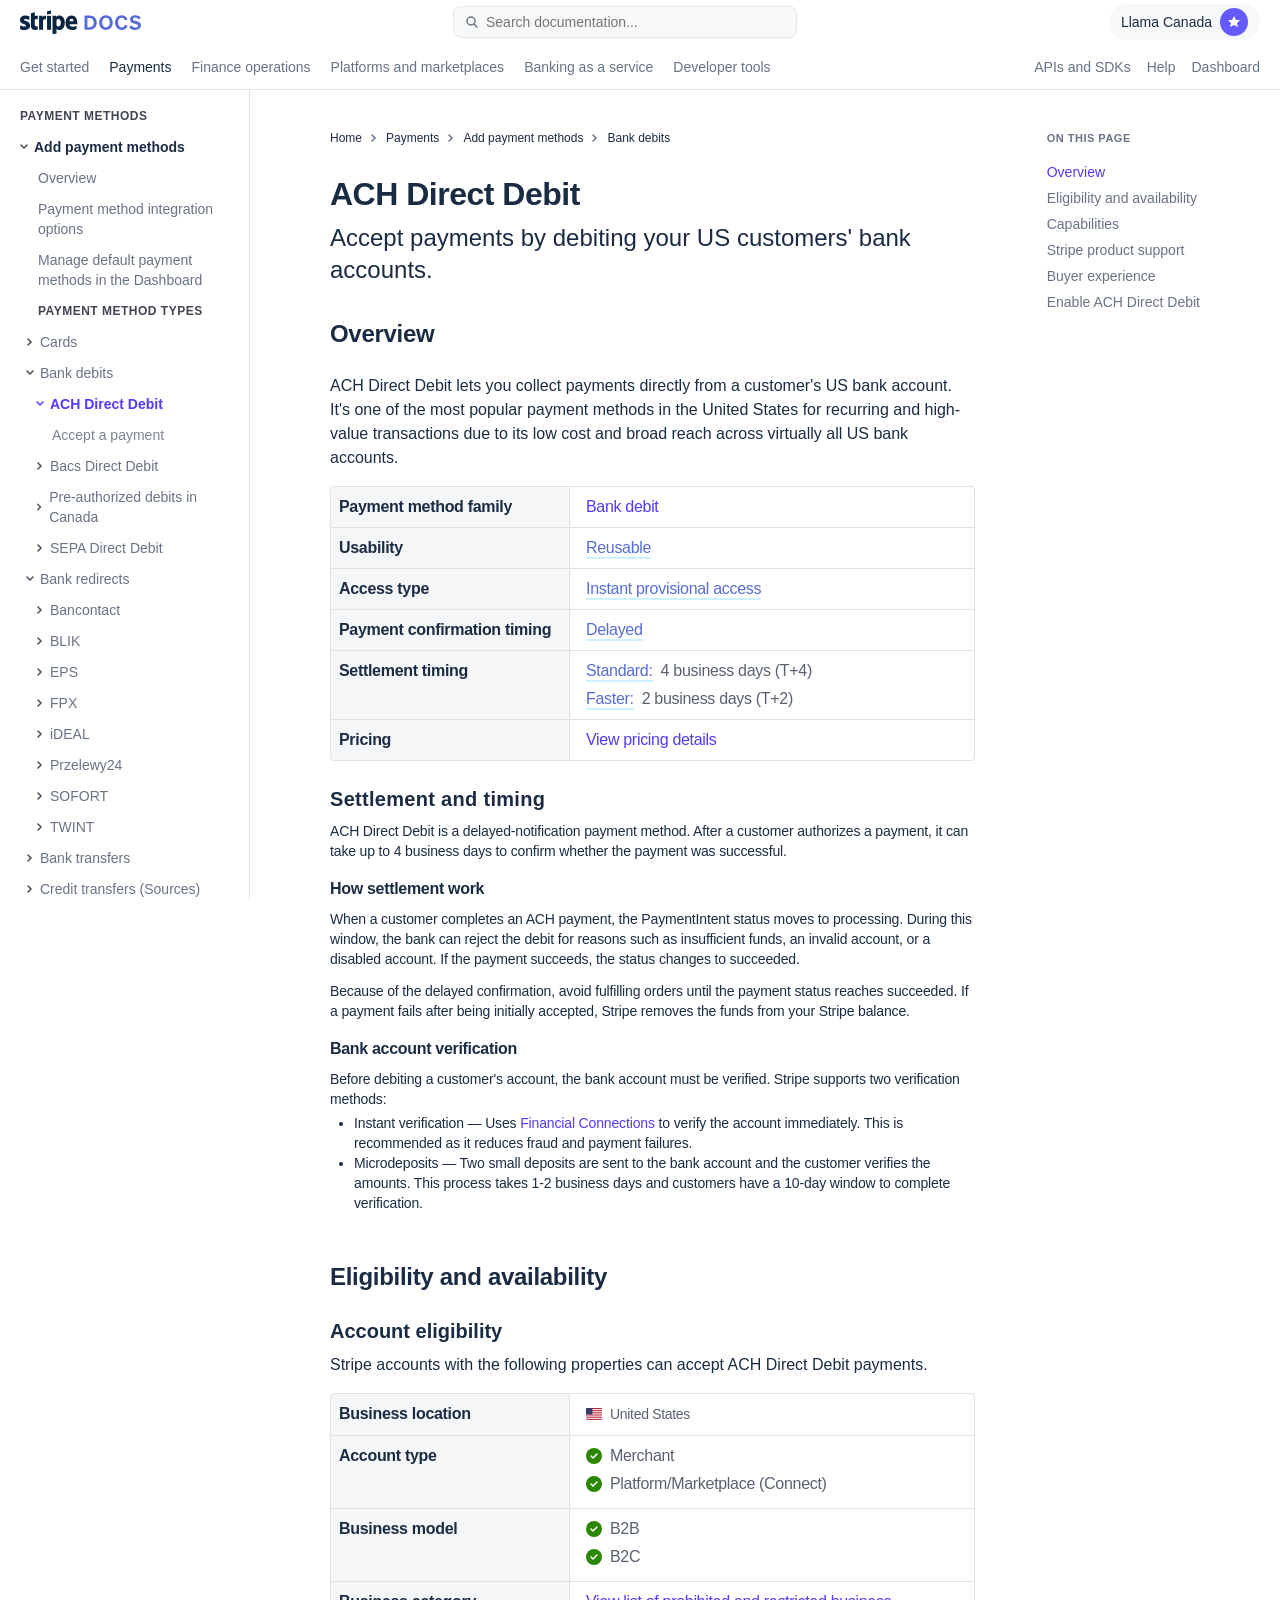
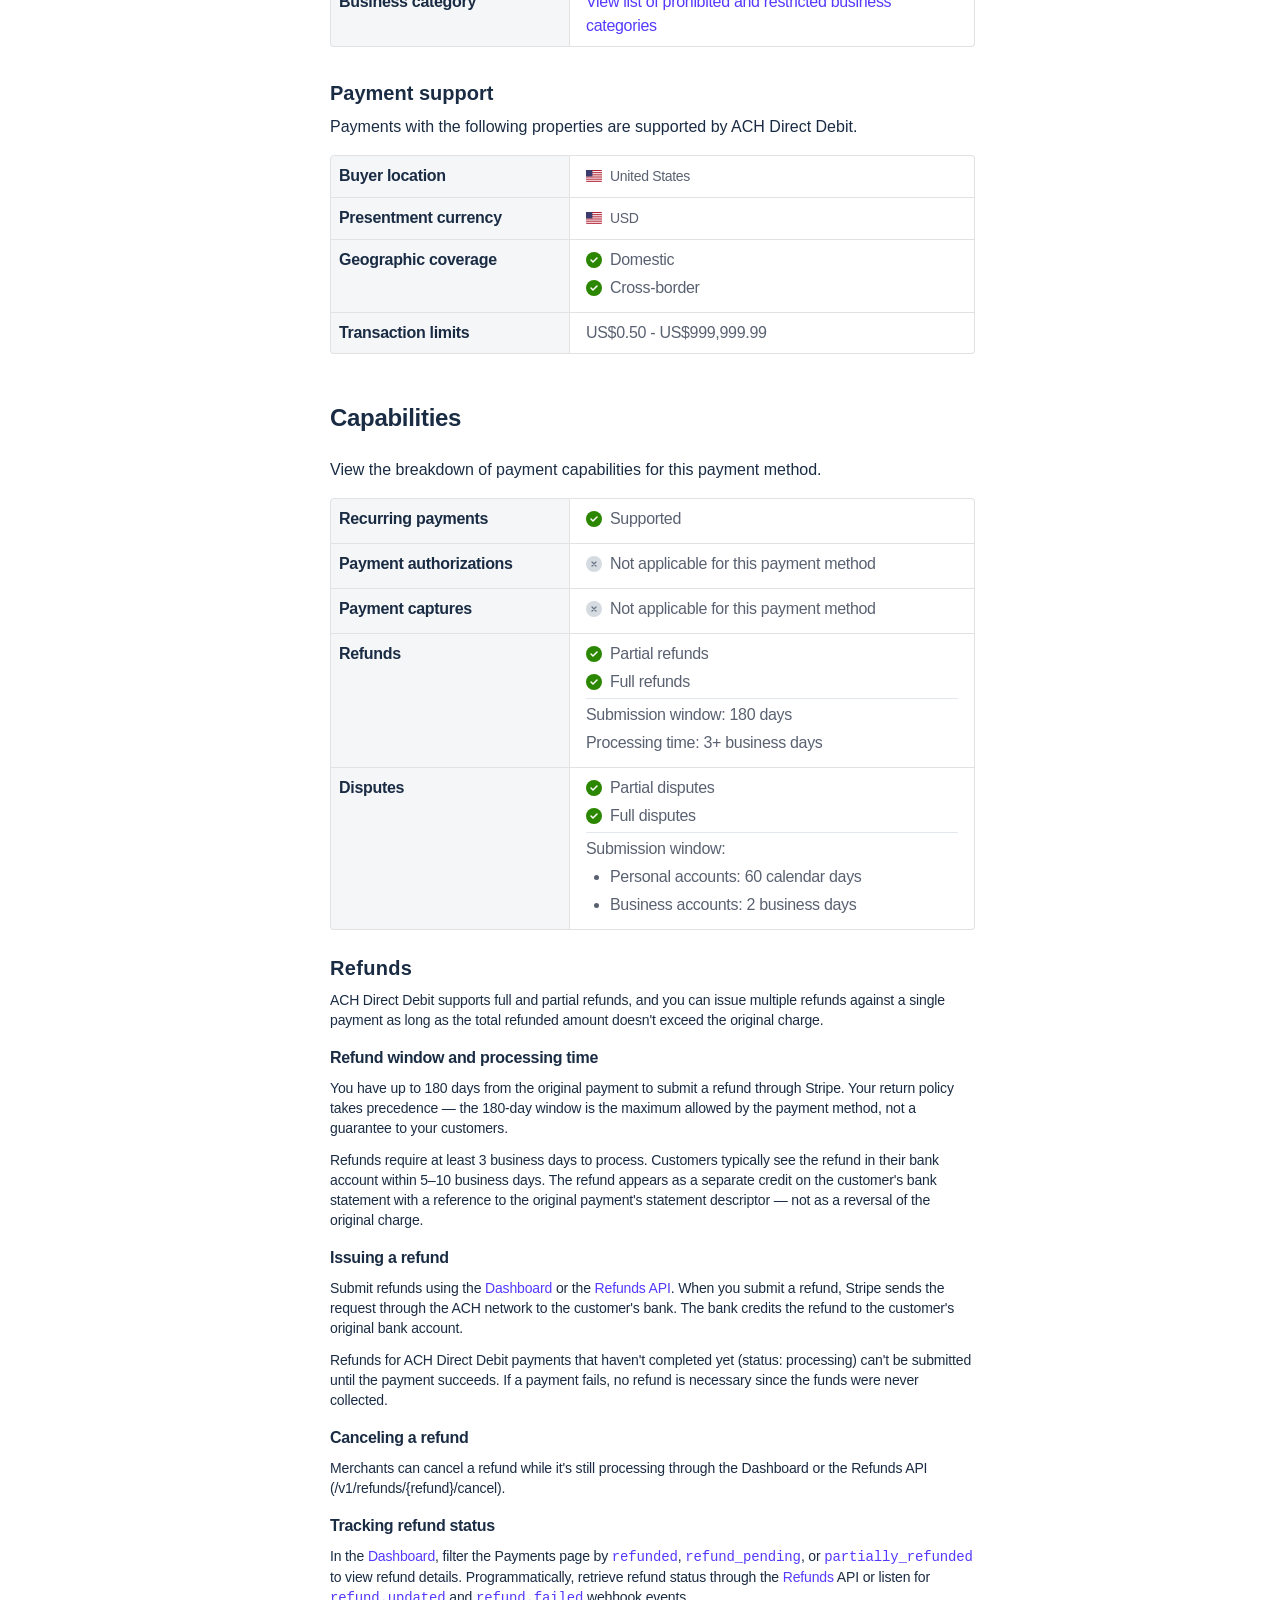
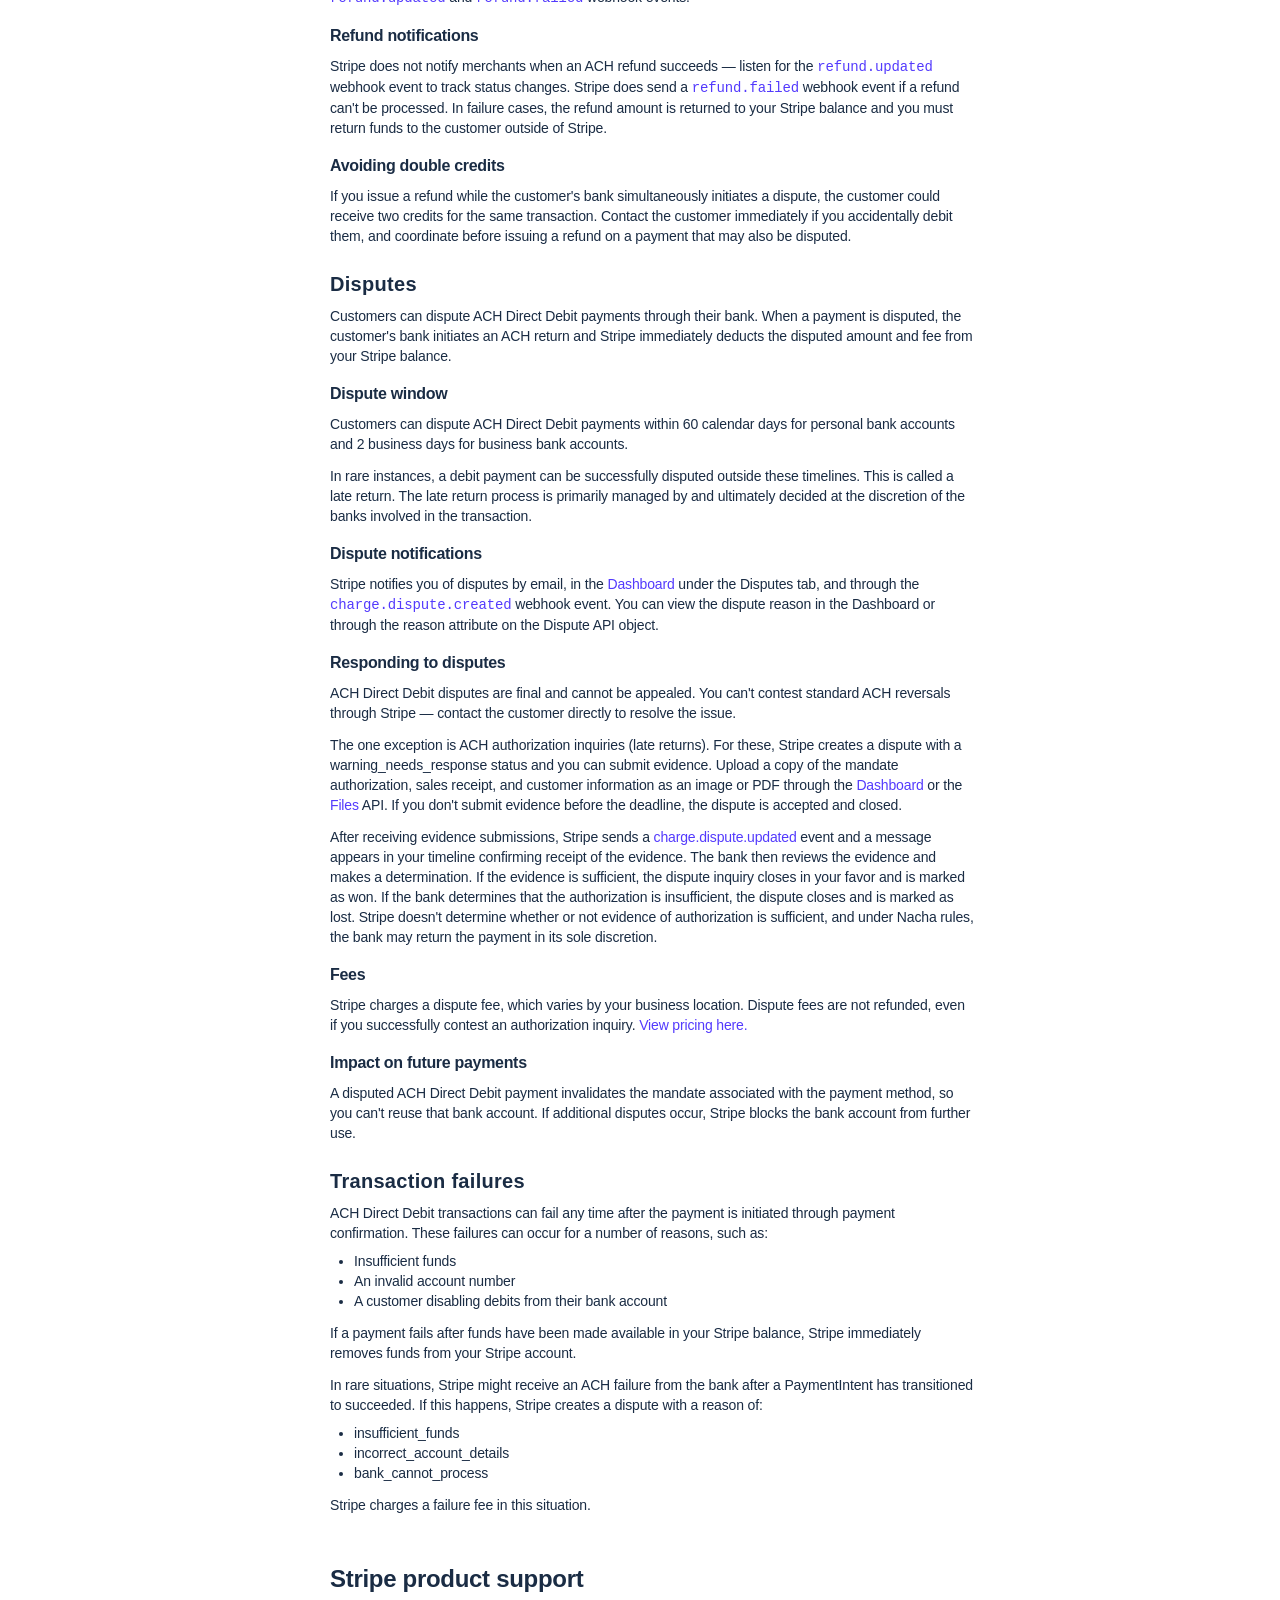
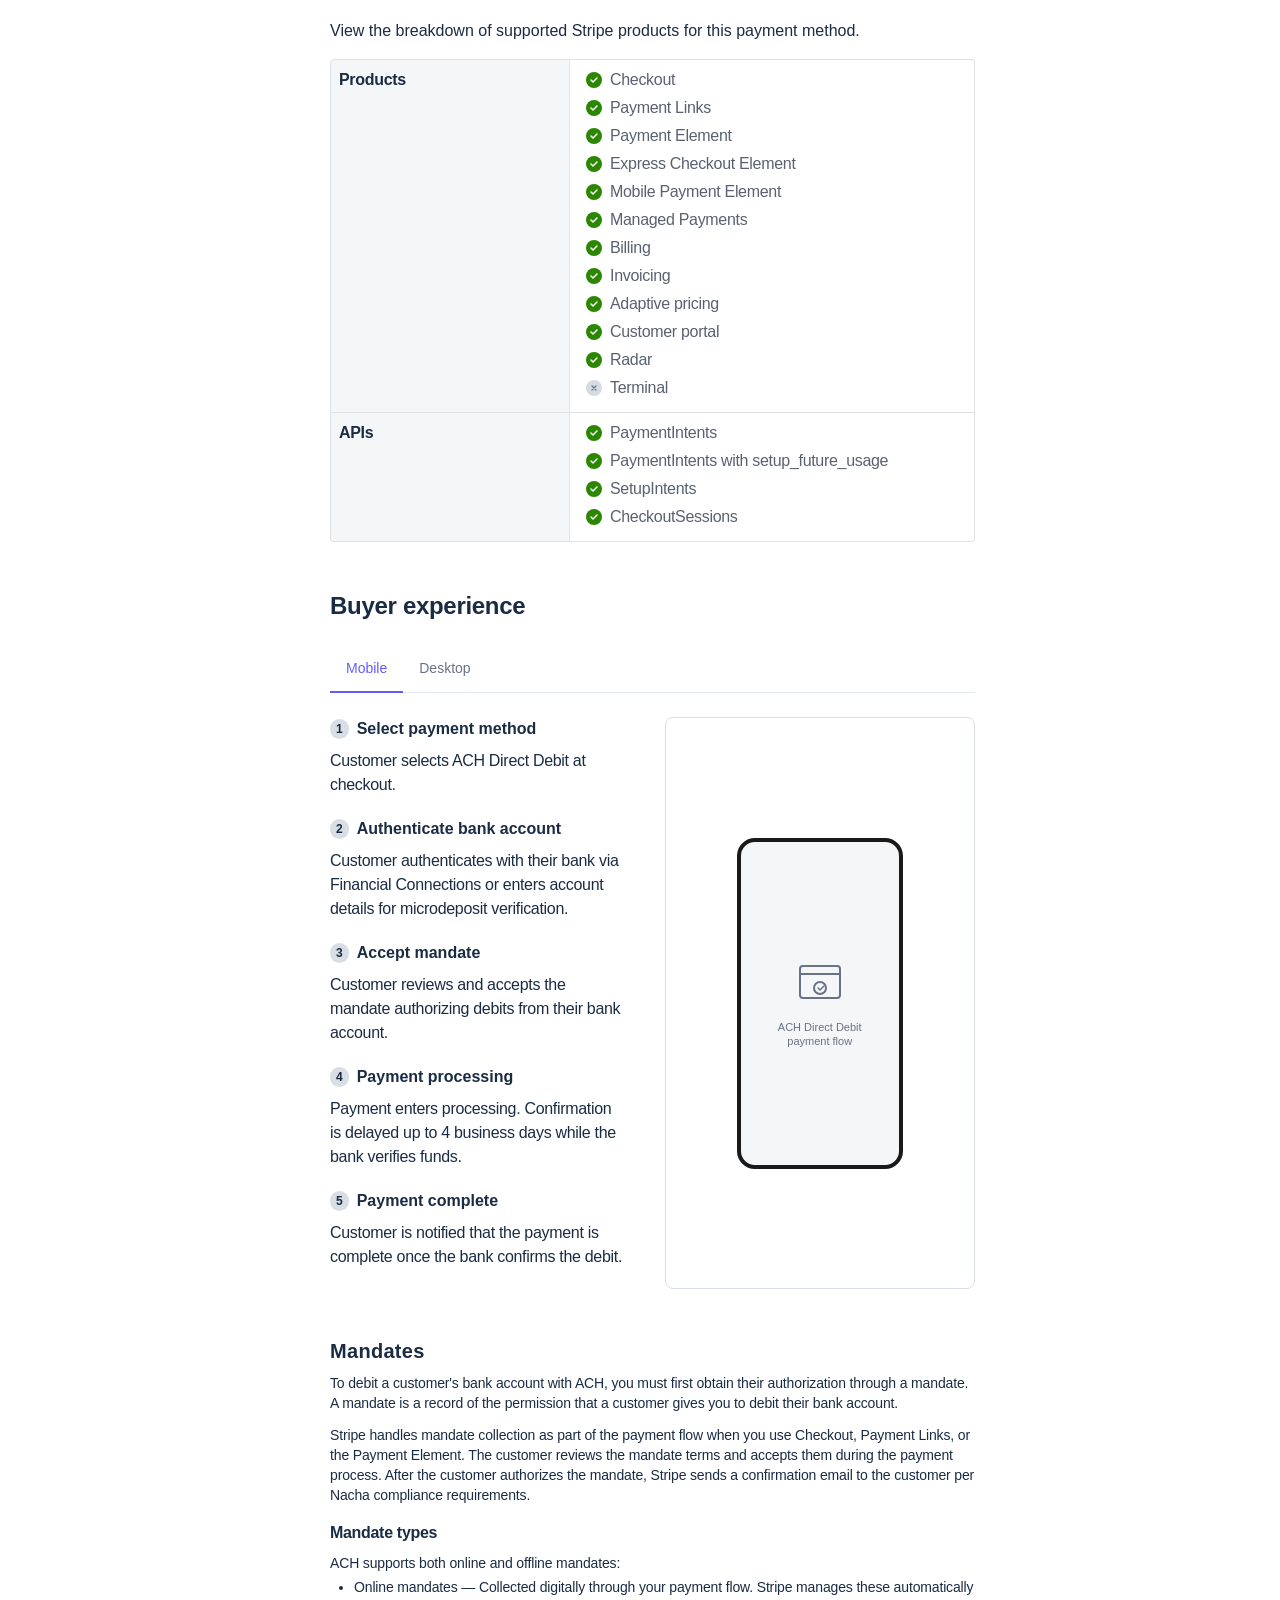
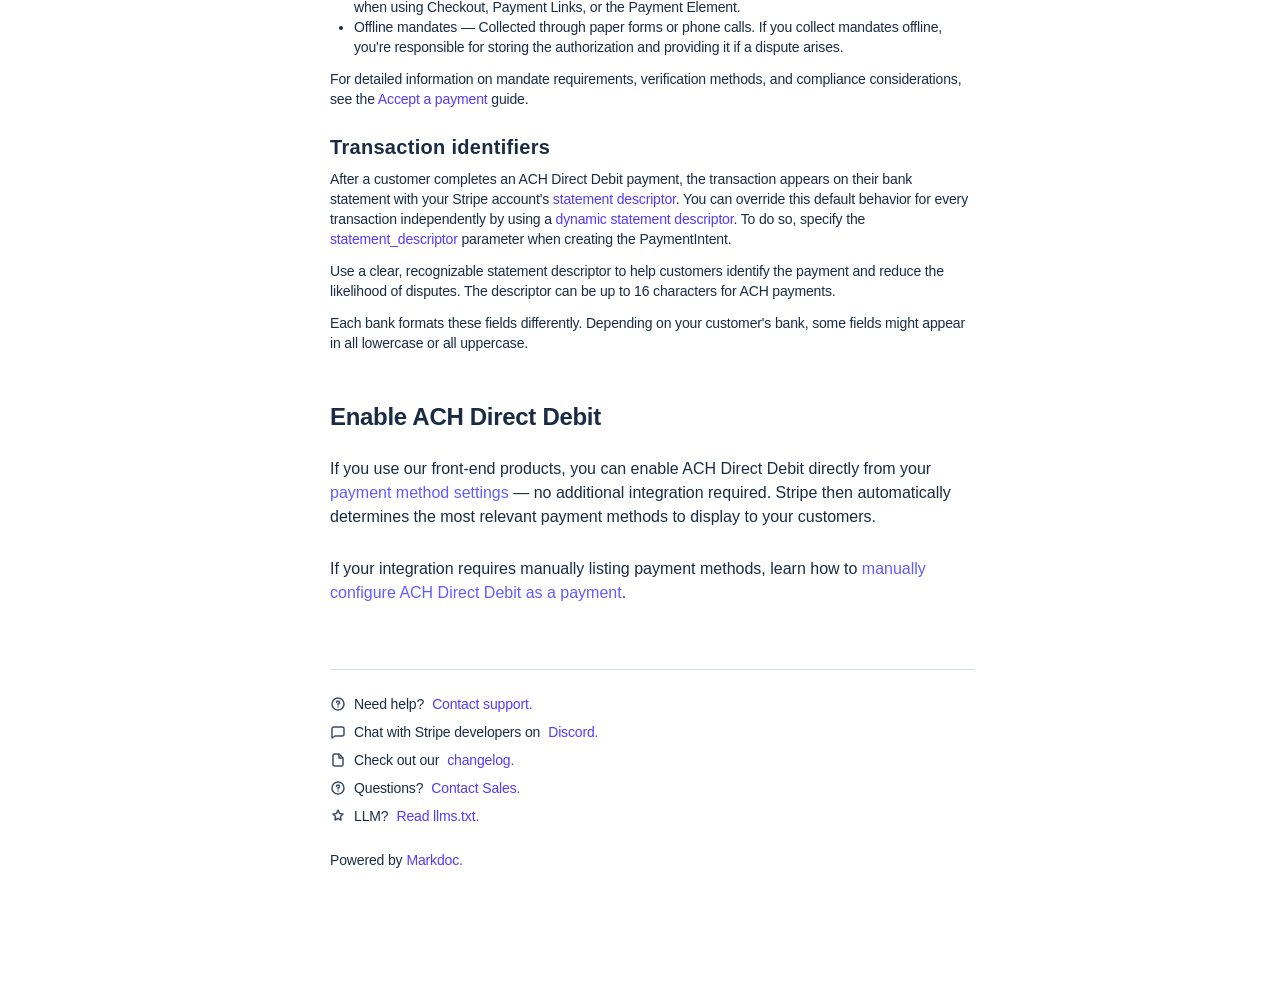
<file: ach-direct-debit.html>
<!DOCTYPE html>
<html lang="en">
<head>
  <meta charset="UTF-8">
  <meta name="viewport" content="width=device-width, initial-scale=1.0">
  <title>ACH Direct Debit payments | Stripe Documentation</title>
  <link rel="stylesheet" href="css/styles.css">
  <link rel="stylesheet" href="css/icons.css">
</head>
<body>

<!-- ========================= HEADER ========================= -->
<header class="header">
  <div class="header-top">
    <div class="logo">
      <img src="assets/stripe-docs-logo.svg" alt="Stripe Docs" height="25">
    </div>

    <div class="search-bar">
      <svg class="search-icon" viewBox="0 0 12 12" fill="none">
        <circle cx="5" cy="5" r="4" stroke="#687385" stroke-width="1.5"/>
        <line x1="8" y1="8" x2="11" y2="11" stroke="#687385" stroke-width="1.5" stroke-linecap="round"/>
      </svg>
      <input type="text" placeholder="Search documentation...">
    </div>

    <div class="header-account">
      <span class="header-account-name">Llama Canada</span>
      <div class="header-account-icon">
        <svg width="16" height="16" viewBox="0 0 16 16" fill="none">
          <path d="M8 2L10 6H14L11 9L12 13L8 11L4 13L5 9L2 6H6L8 2Z" fill="white"/>
        </svg>
      </div>
    </div>
  </div>

  <div class="header-nav">
    <div class="nav-links">
      <a href="#">Get started</a>
      <a href="#" class="active">Payments</a>
      <a href="#">Finance operations</a>
      <a href="#">Platforms and marketplaces</a>
      <a href="#">Banking as a service</a>
      <a href="#">Developer tools</a>
    </div>
    <div class="header-right-links">
      <a href="#">APIs and SDKs</a>
      <a href="#">Help</a>
      <a href="#">Dashboard</a>
    </div>
  </div>
</header>

<div class="layout">
  <!-- ========================= LEFT SIDEBAR ========================= -->
  <nav class="sidebar">
    <div class="sidebar-content">
      <div class="sidebar-section-title">PAYMENT METHODS</div>

      <div class="sidebar-parent">
        <svg class="chevron" width="8" height="8" viewBox="0 0 8 8" fill="none"><path d="M1 2L4 5L7 2" stroke="currentColor" stroke-width="1.5" stroke-linecap="round"/></svg>
        Add payment methods
      </div>

      <div class="sidebar-child">
        <a href="#">Overview</a>
        <a href="#">Payment method integration options</a>
        <a href="#">Manage default payment methods in the Dashboard</a>
        <div class="sub-title">PAYMENT METHOD TYPES</div>
      </div>

      <!-- Payment method type items -->
      <div class="sidebar-item level-1">
        <svg width="8" height="8" viewBox="0 0 8 8" fill="none"><path d="M2 1L5 4L2 7" stroke="#474e5a" stroke-width="1.5" stroke-linecap="round"/></svg>
        Cards
      </div>
      <div class="sidebar-item level-1">
        <svg width="8" height="8" viewBox="0 0 8 8" fill="none"><path d="M1 2L4 5L7 2" stroke="#474e5a" stroke-width="1.5" stroke-linecap="round"/></svg>
        Bank debits
      </div>

      <!-- Bank debits sub-items -->
      <!-- ACH Direct Debit sub-pages -->
      <a href="ach-direct-debit.html" class="sidebar-item level-2 active" style="text-decoration: none;">
        <svg width="8" height="8" viewBox="0 0 8 8" fill="none"><path d="M1 2L4 5L7 2" stroke="currentColor" stroke-width="1.5" stroke-linecap="round"/></svg>
        ACH Direct Debit
      </a>
      <div class="sidebar-sub-items">
        <a href="https://docs.stripe.com/payments/ach-direct-debit/accept-a-payment" target="_blank" rel="noopener">Accept a payment</a>
      </div>

      <div class="sidebar-item level-2">
        <svg width="8" height="8" viewBox="0 0 8 8" fill="none"><path d="M2 1L5 4L2 7" stroke="#474e5a" stroke-width="1.5" stroke-linecap="round"/></svg>
        Bacs Direct Debit
      </div>
      <div class="sidebar-item level-2">
        <svg width="8" height="8" viewBox="0 0 8 8" fill="none"><path d="M2 1L5 4L2 7" stroke="#474e5a" stroke-width="1.5" stroke-linecap="round"/></svg>
        Pre-authorized debits in Canada
      </div>
      <div class="sidebar-item level-2">
        <svg width="8" height="8" viewBox="0 0 8 8" fill="none"><path d="M2 1L5 4L2 7" stroke="#474e5a" stroke-width="1.5" stroke-linecap="round"/></svg>
        SEPA Direct Debit
      </div>

      <div class="sidebar-item level-1">
        <svg width="8" height="8" viewBox="0 0 8 8" fill="none"><path d="M1 2L4 5L7 2" stroke="#474e5a" stroke-width="1.5" stroke-linecap="round"/></svg>
        Bank redirects
      </div>

      <!-- Bank redirects sub-items -->
      <div class="sidebar-item level-2">
        <svg width="8" height="8" viewBox="0 0 8 8" fill="none"><path d="M2 1L5 4L2 7" stroke="#474e5a" stroke-width="1.5" stroke-linecap="round"/></svg>
        Bancontact
      </div>
      <div class="sidebar-item level-2">
        <svg width="8" height="8" viewBox="0 0 8 8" fill="none"><path d="M2 1L5 4L2 7" stroke="#474e5a" stroke-width="1.5" stroke-linecap="round"/></svg>
        BLIK
      </div>
      <div class="sidebar-item level-2">
        <svg width="8" height="8" viewBox="0 0 8 8" fill="none"><path d="M2 1L5 4L2 7" stroke="#474e5a" stroke-width="1.5" stroke-linecap="round"/></svg>
        EPS
      </div>
      <div class="sidebar-item level-2">
        <svg width="8" height="8" viewBox="0 0 8 8" fill="none"><path d="M2 1L5 4L2 7" stroke="#474e5a" stroke-width="1.5" stroke-linecap="round"/></svg>
        FPX
      </div>
      <div class="sidebar-item level-2">
        <svg width="8" height="8" viewBox="0 0 8 8" fill="none"><path d="M2 1L5 4L2 7" stroke="#474e5a" stroke-width="1.5" stroke-linecap="round"/></svg>
        iDEAL
      </div>
      <a href="index.html" class="sidebar-item level-2" style="text-decoration: none; color: #687385;">
        <svg width="8" height="8" viewBox="0 0 8 8" fill="none"><path d="M2 1L5 4L2 7" stroke="#474e5a" stroke-width="1.5" stroke-linecap="round"/></svg>
        Przelewy24
      </a>
      <div class="sidebar-item level-2">
        <svg width="8" height="8" viewBox="0 0 8 8" fill="none"><path d="M2 1L5 4L2 7" stroke="#474e5a" stroke-width="1.5" stroke-linecap="round"/></svg>
        SOFORT
      </div>
      <div class="sidebar-item level-2">
        <svg width="8" height="8" viewBox="0 0 8 8" fill="none"><path d="M2 1L5 4L2 7" stroke="#474e5a" stroke-width="1.5" stroke-linecap="round"/></svg>
        TWINT
      </div>

      <div class="sidebar-item level-1">
        <svg width="8" height="8" viewBox="0 0 8 8" fill="none"><path d="M2 1L5 4L2 7" stroke="#474e5a" stroke-width="1.5" stroke-linecap="round"/></svg>
        Bank transfers
      </div>
      <div class="sidebar-item level-1">
        <svg width="8" height="8" viewBox="0 0 8 8" fill="none"><path d="M2 1L5 4L2 7" stroke="#474e5a" stroke-width="1.5" stroke-linecap="round"/></svg>
        Credit transfers (Sources)
      </div>
      <div class="sidebar-item level-1">
        <svg width="8" height="8" viewBox="0 0 8 8" fill="none"><path d="M2 1L5 4L2 7" stroke="#474e5a" stroke-width="1.5" stroke-linecap="round"/></svg>
        Buy now, pay later
      </div>
      <div class="sidebar-item level-1">
        <svg width="8" height="8" viewBox="0 0 8 8" fill="none"><path d="M2 1L5 4L2 7" stroke="#474e5a" stroke-width="1.5" stroke-linecap="round"/></svg>
        Real-time payments
      </div>
      <div class="sidebar-item level-1">
        <svg width="8" height="8" viewBox="0 0 8 8" fill="none"><path d="M2 1L5 4L2 7" stroke="#474e5a" stroke-width="1.5" stroke-linecap="round"/></svg>
        Vouchers
      </div>
      <div class="sidebar-item level-1">
        <svg width="8" height="8" viewBox="0 0 8 8" fill="none"><path d="M2 1L5 4L2 7" stroke="#474e5a" stroke-width="1.5" stroke-linecap="round"/></svg>
        Wallets
      </div>
      <div class="sidebar-item level-1 align-top">
        <svg width="8" height="8" viewBox="0 0 8 8" fill="none"><path d="M2 1L5 4L2 7" stroke="#474e5a" stroke-width="1.5" stroke-linecap="round"/></svg>
        Enable local payment methods by country
      </div>

      <div class="sidebar-item nav-bold">
        <svg width="8" height="8" viewBox="0 0 8 8" fill="none"><path d="M2 1L5 4L2 7" stroke="#474e5a" stroke-width="1.5" stroke-linecap="round"/></svg>
        Manage payment methods
      </div>
      <div class="sidebar-item nav-bold nav-section-last">
        <svg width="8" height="8" viewBox="0 0 8 8" fill="none"><path d="M2 1L5 4L2 7" stroke="#474e5a" stroke-width="1.5" stroke-linecap="round"/></svg>
        Faster checkout with Link
      </div>

      <div class="sidebar-divider"></div>
      <div class="sidebar-section-title">PAYMENT INTERFACES</div>
      <div class="sidebar-item nav-bold">
        <svg width="8" height="8" viewBox="0 0 8 8" fill="none"><path d="M2 1L5 4L2 7" stroke="#474e5a" stroke-width="1.5" stroke-linecap="round"/></svg>
        Payment Links
      </div>
      <div class="sidebar-item nav-bold">
        <svg width="8" height="8" viewBox="0 0 8 8" fill="none"><path d="M2 1L5 4L2 7" stroke="#474e5a" stroke-width="1.5" stroke-linecap="round"/></svg>
        Checkout
      </div>
      <div class="sidebar-item nav-bold">
        <svg width="8" height="8" viewBox="0 0 8 8" fill="none"><path d="M2 1L5 4L2 7" stroke="#474e5a" stroke-width="1.5" stroke-linecap="round"/></svg>
        Web Elements
      </div>
      <div class="sidebar-item nav-bold nav-section-last">
        <svg width="8" height="8" viewBox="0 0 8 8" fill="none"><path d="M2 1L5 4L2 7" stroke="#474e5a" stroke-width="1.5" stroke-linecap="round"/></svg>
        In-app Elements
      </div>

      <div class="sidebar-divider"></div>
      <div class="sidebar-section-title">PAYMENT SCENARIOS</div>
      <div class="sidebar-item nav-bold">
        <svg width="8" height="8" viewBox="0 0 8 8" fill="none"><path d="M2 1L5 4L2 7" stroke="#474e5a" stroke-width="1.5" stroke-linecap="round"/></svg>
        Custom payment flows
      </div>
      <div class="sidebar-item nav-bold nav-section-last">
        <svg width="8" height="8" viewBox="0 0 8 8" fill="none"><path d="M2 1L5 4L2 7" stroke="#474e5a" stroke-width="1.5" stroke-linecap="round"/></svg>
        Flexible acquiring
      </div>

      <div class="sidebar-divider"></div>
      <div class="sidebar-section-title">IN-PERSON PAYMENTS</div>
      <div class="sidebar-item nav-bold">
        <svg width="8" height="8" viewBox="0 0 8 8" fill="none"><path d="M2 1L5 4L2 7" stroke="#474e5a" stroke-width="1.5" stroke-linecap="round"/></svg>
        Terminal
      </div>
    </div>

    <!-- Sidebar footer -->
    <div class="sidebar-footer">
      <div class="sidebar-footer-divider"></div>
      <div class="sidebar-footer-item">
        <svg width="16" height="12" viewBox="0 0 16 12" fill="none">
          <rect width="16" height="12" rx="1" fill="#B22234"/>
          <rect y="1" width="16" height="0.92" fill="white"/>
          <rect y="2.85" width="16" height="0.92" fill="white"/>
          <rect y="4.69" width="16" height="0.92" fill="white"/>
          <rect y="6.54" width="16" height="0.92" fill="white"/>
          <rect y="8.38" width="16" height="0.92" fill="white"/>
          <rect y="10.23" width="16" height="0.92" fill="white"/>
          <rect width="6.4" height="6.46" fill="#3C3B6E"/>
        </svg>
        United States
      </div>
      <div class="sidebar-footer-item">
        <svg width="16" height="16" viewBox="0 0 16 16" fill="none">
          <path d="M2 4h12M2 8h12M2 12h8" stroke="#687385" stroke-width="1.5" stroke-linecap="round"/>
        </svg>
        English (United States)
      </div>
    </div>
  </nav>

  <!-- ========================= MAIN CONTENT ========================= -->
  <main class="main-content">

    <!-- Breadcrumbs row -->
    <div class="breadcrumb-row">
      <div class="breadcrumb">
        <span class="breadcrumb-item">Home</span>
        <svg class="breadcrumb-sep" viewBox="0 0 8 8" fill="none"><path d="M2 1L5 4L2 7" stroke="#667691" stroke-width="1.5" stroke-linecap="round"/></svg>
        <span class="breadcrumb-item">Payments</span>
        <svg class="breadcrumb-sep" viewBox="0 0 8 8" fill="none"><path d="M2 1L5 4L2 7" stroke="#667691" stroke-width="1.5" stroke-linecap="round"/></svg>
        <span class="breadcrumb-item">Add payment methods</span>
        <svg class="breadcrumb-sep" viewBox="0 0 8 8" fill="none"><path d="M2 1L5 4L2 7" stroke="#667691" stroke-width="1.5" stroke-linecap="round"/></svg>
        <span class="breadcrumb-item">Bank debits</span>
      </div>

      <!-- Overflow menu (visible only on small viewports) -->
      <div class="overflow-menu-wrapper">
        <button class="overflow-menu-btn" id="overflowMenuBtn" aria-label="On this page">
          <svg width="16" height="16" viewBox="0 0 16 16" fill="none">
            <path d="M4 7h8M4 4h8M4 10h8" stroke="#353a44" stroke-width="1.5" stroke-linecap="round"/>
          </svg>
        </button>
        <div class="overflow-popover" id="overflowPopover">
          <div class="overflow-popover-title">On this page</div>
          <a href="#overview" class="overflow-popover-item">Overview</a>
          <a href="#eligibility" class="overflow-popover-item">Eligibility and availability</a>
          <a href="#capabilities" class="overflow-popover-item">Capabilities</a>
          <a href="#stripe-support" class="overflow-popover-item">Stripe product support</a>
          <a href="#buyer-experience" class="overflow-popover-item">Buyer experience</a>
          <a href="#enable" class="overflow-popover-item">Enable ACH Direct Debit</a>
        </div>
      </div>
    </div>

    <!-- Page Title -->
    <h1 class="page-title">ACH Direct Debit</h1>
    <p class="page-subtitle">Accept payments by debiting your US customers' bank accounts.</p>

    <!-- ===== OVERVIEW ===== -->
    <section class="section" id="overview">
      <h2 class="section-title">Overview</h2>
      <p class="section-text">
        ACH Direct Debit lets you collect payments directly from a customer's US bank account. It's one of the most popular payment methods in the United States for recurring and high-value transactions due to its low cost and broad reach across virtually all US bank accounts.
      </p>

      <table class="feature-table">
        <tr>
          <td class="label-col">Payment method family</td>
          <td class="value-col"><a href="https://docs.stripe.com/payments/bank-debits" target="_blank" rel="noopener">Bank debit</a></td>
        </tr>
        <tr>
          <td class="label-col">Usability</td>
          <td class="value-col">
            <span class="mcc-glossary-wrapper">
              <span class="mcc-glossary-link" id="reusableLink">Reusable</span>
              <div class="mcc-tooltip" id="reusableTooltip">Reusable payment methods can be saved to a customer for future payments. After the initial setup, customers don't need to re-enter their payment details for subsequent transactions. <a href="https://docs.stripe.com/payments/payment-methods#usage" target="_blank" rel="noopener">Learn more</a></div>
            </span>
          </td>
        </tr>
        <tr>
          <td class="label-col">Access type</td>
          <td class="value-col">
            <span class="mcc-glossary-wrapper">
              <span class="mcc-glossary-link" id="accessTypeLink">Instant provisional access</span>
              <div class="mcc-tooltip" id="accessTypeTooltip">Instant provisional access allows you start accepting payments with this method right away. See the <a href="#eligibility">eligibility section</a> for more details.</div>
            </span>
          </td>
        </tr>
        <tr>
          <td class="label-col">Payment confirmation timing</td>
          <td class="value-col">
            <span class="mcc-glossary-wrapper">
              <span class="mcc-glossary-link" id="delayedLink">Delayed</span>
              <div class="mcc-tooltip" id="delayedTooltip">Payment confirmation isn't immediate. The payment stays in a pending state until the customer's bank or payment provider confirms it. It's recommended to configure <a href="https://docs.stripe.com/payments/payment-methods#webhooks" target="_blank" rel="noopener">webhook endpoints</a> for notifications on whether a payment has succeeded or not. <a href="https://docs.stripe.com/payments/payment-methods#payment-notification" target="_blank" rel="noopener">Learn more</a></div>
            </span>
          </td>
        </tr>
        <tr>
          <td class="label-col">Settlement timing</td>
          <td class="value-col">
            <div style="display: flex; align-items: center; gap: 8px; margin-bottom: 4px;">
              <span class="mcc-glossary-wrapper">
                <span class="mcc-glossary-link">Standard:</span>
                <div class="mcc-tooltip">Takes 4 business days from payment creation for funds to settle to your Stripe balance. The cutoff time is 21:00 ET.</div>
              </span>
              <span style="color: #596171;">4 business days (T+4)</span>
            </div>
            <div style="display: flex; align-items: center; gap: 8px;">
              <span class="mcc-glossary-wrapper">
                <span class="mcc-glossary-link">Faster:</span>
                <div class="mcc-tooltip">Takes 2 business days from payment creation. The cutoff time is 14:00 ET. This option is only available to eligible US users.</div>
              </span>
              <span style="color: #596171;">2 business days (T+2)</span>
            </div>
          </td>
        </tr>
        <tr>
          <td class="label-col">Pricing</td>
          <td class="value-col"><a href="https://stripe.com/pricing/local-payment-methods#ach-direct-debit" target="_blank" rel="noopener">View pricing details</a></td>
        </tr>
      </table>

      <!-- Settlement and timing -->
      <div style="margin-top: 24px;">
        <h3 style="font-size: 20px; font-weight: 700; color: #1a2c44; line-height: 28px; letter-spacing: 0.3px; margin: 0 0 8px 0;">Settlement and timing</h3>
        <div style="color: #1a2c44;">
          <p style="font-size: 14px; color: #1a2c44; line-height: 20px; letter-spacing: -0.15px;">ACH Direct Debit is a delayed-notification payment method. After a customer authorizes a payment, it can take up to 4 business days to confirm whether the payment was successful.</p>

          <div style="margin-top: 16px;">
            <p style="font-size: 16px; font-weight: 700; color: #1a2c44; line-height: 24px; letter-spacing: -0.31px; margin-bottom: 8px;">How settlement work</p>
            <p style="font-size: 14px; color: #1a2c44; line-height: 20px; letter-spacing: -0.15px;">When a customer completes an ACH payment, the PaymentIntent status moves to processing. During this window, the bank can reject the debit for reasons such as insufficient funds, an invalid account, or a disabled account. If the payment succeeds, the status changes to succeeded.</p>
            <p style="font-size: 14px; color: #1a2c44; line-height: 20px; letter-spacing: -0.15px; margin-top: 12px;">Because of the delayed confirmation, avoid fulfilling orders until the payment status reaches succeeded. If a payment fails after being initially accepted, Stripe removes the funds from your Stripe balance.</p>
          </div>

          <div style="margin-top: 16px;">
            <p style="font-size: 16px; font-weight: 700; color: #1a2c44; line-height: 24px; letter-spacing: -0.31px; margin-bottom: 8px;">Bank account verification</p>
            <p style="font-size: 14px; color: #1a2c44; line-height: 20px; letter-spacing: -0.15px;">Before debiting a customer's account, the bank account must be verified. Stripe supports two verification methods:</p>
            <ul style="list-style: disc; padding-left: 24px; margin-top: 4px;">
              <li style="font-size: 14px; color: #1a2c44; line-height: 20px; letter-spacing: -0.15px;">Instant verification — Uses <a href="https://docs.stripe.com/financial-connections" target="_blank" rel="noopener" style="color: #533afd;">Financial Connections</a> to verify the account immediately. This is recommended as it reduces fraud and payment failures.</li>
              <li style="font-size: 14px; color: #1a2c44; line-height: 20px; letter-spacing: -0.15px;">Microdeposits — Two small deposits are sent to the bank account and the customer verifies the amounts. This process takes 1-2 business days and customers have a 10-day window to complete verification.</li>
            </ul>
          </div>
        </div>
      </div>
    </section>

    <!-- ===== ELIGIBILITY AND AVAILABILITY ===== -->
    <section class="section" id="eligibility">
      <h2 class="section-title">Eligibility and availability</h2>

      <!-- Account eligibility -->
      <h3 class="section-subtitle">Account eligibility</h3>
      <p class="section-text">Stripe accounts with the following properties can accept ACH Direct Debit payments.</p>

      <table class="feature-table">
        <tr>
          <td class="label-col">Business location</td>
          <td class="value-col">
            <span class="flag-item">
              <svg width="16" height="12" viewBox="0 0 16 12" fill="none"><rect width="16" height="12" rx="1" fill="#B22234"/><rect y="1" width="16" height="0.92" fill="white"/><rect y="2.85" width="16" height="0.92" fill="white"/><rect y="4.69" width="16" height="0.92" fill="white"/><rect y="6.54" width="16" height="0.92" fill="white"/><rect y="8.38" width="16" height="0.92" fill="white"/><rect y="10.23" width="16" height="0.92" fill="white"/><rect width="6.4" height="6.46" fill="#3C3B6E"/></svg>
              United States
            </span>
          </td>
        </tr>
        <tr>
          <td class="label-col">Account type</td>
          <td class="value-col">
            <div class="check-item">
              <div class="check-icon"><svg viewBox="0 0 10 10" fill="none"><path d="M2 5L4 7L8 3" stroke="white" stroke-width="1.5" stroke-linecap="round" stroke-linejoin="round"/></svg></div>
              Merchant
            </div>
            <div class="check-item">
              <div class="check-icon"><svg viewBox="0 0 10 10" fill="none"><path d="M2 5L4 7L8 3" stroke="white" stroke-width="1.5" stroke-linecap="round" stroke-linejoin="round"/></svg></div>
              Platform/Marketplace (Connect)
            </div>
          </td>
        </tr>
        <tr>
          <td class="label-col">Business model</td>
          <td class="value-col">
            <div class="check-item">
              <div class="check-icon"><svg viewBox="0 0 10 10" fill="none"><path d="M2 5L4 7L8 3" stroke="white" stroke-width="1.5" stroke-linecap="round" stroke-linejoin="round"/></svg></div>
              B2B
            </div>
            <div class="check-item">
              <div class="check-icon"><svg viewBox="0 0 10 10" fill="none"><path d="M2 5L4 7L8 3" stroke="white" stroke-width="1.5" stroke-linecap="round" stroke-linejoin="round"/></svg></div>
              B2C
            </div>
          </td>
        </tr>
        <tr>
          <td class="label-col">Business category</td>
          <td class="value-col"><a href="#" id="openMccDialog">View list of prohibited and restricted business categories</a></td>
        </tr>
      </table>

      <!-- Payment support -->
      <div class="mt-32">
        <h3 class="section-subtitle">Payment support</h3>
        <p class="section-text">Payments with the following properties are supported by ACH Direct Debit.</p>

        <table class="feature-table">
          <tr>
            <td class="label-col">Buyer location</td>
            <td class="value-col">
              <span class="flag-item">
                <svg width="16" height="12" viewBox="0 0 16 12" fill="none"><rect width="16" height="12" rx="1" fill="#B22234"/><rect y="1" width="16" height="0.92" fill="white"/><rect y="2.85" width="16" height="0.92" fill="white"/><rect y="4.69" width="16" height="0.92" fill="white"/><rect y="6.54" width="16" height="0.92" fill="white"/><rect y="8.38" width="16" height="0.92" fill="white"/><rect y="10.23" width="16" height="0.92" fill="white"/><rect width="6.4" height="6.46" fill="#3C3B6E"/></svg>
                United States
              </span>
            </td>
          </tr>
          <tr>
            <td class="label-col">Presentment currency</td>
            <td class="value-col">
              <span class="flag-item">
                <svg width="16" height="12" viewBox="0 0 16 12" fill="none"><rect width="16" height="12" rx="1" fill="#B22234"/><rect y="1" width="16" height="0.92" fill="white"/><rect y="2.85" width="16" height="0.92" fill="white"/><rect y="4.69" width="16" height="0.92" fill="white"/><rect y="6.54" width="16" height="0.92" fill="white"/><rect y="8.38" width="16" height="0.92" fill="white"/><rect y="10.23" width="16" height="0.92" fill="white"/><rect width="6.4" height="6.46" fill="#3C3B6E"/></svg>
                USD
              </span>
            </td>
          </tr>
          <tr>
            <td class="label-col">Geographic coverage</td>
            <td class="value-col">
              <div class="check-item">
                <div class="check-icon"><svg viewBox="0 0 10 10" fill="none"><path d="M2 5L4 7L8 3" stroke="white" stroke-width="1.5" stroke-linecap="round" stroke-linejoin="round"/></svg></div>
                Domestic
              </div>
              <div class="check-item">
                <div class="check-icon"><svg viewBox="0 0 10 10" fill="none"><path d="M2 5L4 7L8 3" stroke="white" stroke-width="1.5" stroke-linecap="round" stroke-linejoin="round"/></svg></div>
                Cross-border
              </div>
            </td>
          </tr>
          <tr>
            <td class="label-col">Transaction limits</td>
            <td class="value-col">US$0.50 - US$999,999.99</td>
          </tr>
        </table>
      </div>
    </section>

    <!-- ===== CAPABILITIES ===== -->
    <section class="section" id="capabilities">
      <h2 class="section-title">Capabilities</h2>
      <p class="section-text">View the breakdown of payment capabilities for this payment method.</p>

      <table class="feature-table">
        <tr>
          <td class="label-col">Recurring payments</td>
          <td class="value-col">
            <div class="check-item">
              <div class="check-icon"><svg viewBox="0 0 10 10" fill="none"><path d="M2 5L4 7L8 3" stroke="white" stroke-width="1.5" stroke-linecap="round" stroke-linejoin="round"/></svg></div>
              Supported
            </div>
          </td>
        </tr>
        <tr>
          <td class="label-col">
Payment authorizations
          </td>
          <td class="value-col">
            <div class="x-item">
              <div class="x-icon"><svg viewBox="0 0 8 8" fill="none"><path d="M2 2L6 6M6 2L2 6" stroke="#687385" stroke-width="1.2" stroke-linecap="round"/></svg></div>
              Not applicable for this payment method
            </div>
          </td>
        </tr>
        <tr>
          <td class="label-col">
Payment captures
          </td>
          <td class="value-col">
            <div class="x-item">
              <div class="x-icon"><svg viewBox="0 0 8 8" fill="none"><path d="M2 2L6 6M6 2L2 6" stroke="#687385" stroke-width="1.2" stroke-linecap="round"/></svg></div>
              Not applicable for this payment method
            </div>
          </td>
        </tr>
        <tr>
          <td class="label-col">Refunds</td>
          <td class="value-col">
            <div class="check-item">
              <div class="check-icon"><svg viewBox="0 0 10 10" fill="none"><path d="M2 5L4 7L8 3" stroke="white" stroke-width="1.5" stroke-linecap="round" stroke-linejoin="round"/></svg></div>
              Partial refunds
            </div>
            <div class="check-item">
              <div class="check-icon"><svg viewBox="0 0 10 10" fill="none"><path d="M2 5L4 7L8 3" stroke="white" stroke-width="1.5" stroke-linecap="round" stroke-linejoin="round"/></svg></div>
              Full refunds
            </div>
            <div class="table-separator"></div>
            <div class="table-detail">Submission window: 180 days</div>
            <div class="table-detail">Processing time: 3+ business days</div>
          </td>
        </tr>
        <tr>
          <td class="label-col">Disputes</td>
          <td class="value-col">
            <div class="check-item">
              <div class="check-icon"><svg viewBox="0 0 10 10" fill="none"><path d="M2 5L4 7L8 3" stroke="white" stroke-width="1.5" stroke-linecap="round" stroke-linejoin="round"/></svg></div>
              Partial disputes
            </div>
            <div class="check-item">
              <div class="check-icon"><svg viewBox="0 0 10 10" fill="none"><path d="M2 5L4 7L8 3" stroke="white" stroke-width="1.5" stroke-linecap="round" stroke-linejoin="round"/></svg></div>
              Full disputes
            </div>
            <div class="table-separator"></div>
            <div class="table-detail">Submission window:</div>
            <ul style="list-style: disc; padding-left: 24px; margin: 0;">
              <li class="table-detail">Personal accounts: 60 calendar days</li>
              <li class="table-detail">Business accounts: 2 business days</li>
            </ul>
          </td>
        </tr>
      </table>

      <!-- Refunds -->
      <div id="refunds-info" style="margin-top: 24px;">
        <h3 style="font-size: 20px; font-weight: 700; color: #1a2c44; line-height: 28px; letter-spacing: 0.3px; margin: 0 0 8px 0;">Refunds</h3>
        <div style="color: #1a2c44;">
          <p style="font-size: 14px; color: #1a2c44; line-height: 20px; letter-spacing: -0.15px;">ACH Direct Debit supports full and partial refunds, and you can issue multiple refunds against a single payment as long as the total refunded amount doesn't exceed the original charge.</p>

          <div style="margin-top: 16px;">
            <p style="font-size: 16px; font-weight: 700; color: #1a2c44; line-height: 24px; letter-spacing: -0.31px; margin-bottom: 8px;">Refund window and processing time</p>
            <p style="font-size: 14px; color: #1a2c44; line-height: 20px; letter-spacing: -0.15px;">You have up to 180 days from the original payment to submit a refund through Stripe. Your return policy takes precedence — the 180-day window is the maximum allowed by the payment method, not a guarantee to your customers.</p>
            <p style="font-size: 14px; color: #1a2c44; line-height: 20px; letter-spacing: -0.15px; margin-top: 12px;">Refunds require at least 3 business days to process. Customers typically see the refund in their bank account within 5–10 business days. The refund appears as a separate credit on the customer's bank statement with a reference to the original payment's statement descriptor — not as a reversal of the original charge.</p>
          </div>

          <div style="margin-top: 16px;">
            <p style="font-size: 16px; font-weight: 700; color: #1a2c44; line-height: 24px; letter-spacing: -0.31px; margin-bottom: 8px;">Issuing a refund</p>
            <p style="font-size: 14px; color: #1a2c44; line-height: 20px; letter-spacing: -0.15px;">Submit refunds using the <a href="https://dashboard.stripe.com" target="_blank" rel="noopener" style="color: #533afd;">Dashboard</a> or the <a href="https://docs.stripe.com/api/refunds" target="_blank" rel="noopener" style="color: #533afd;">Refunds API</a>. When you submit a refund, Stripe sends the request through the ACH network to the customer's bank. The bank credits the refund to the customer's original bank account.</p>
            <p style="font-size: 14px; color: #1a2c44; line-height: 20px; letter-spacing: -0.15px; margin-top: 12px;">Refunds for ACH Direct Debit payments that haven't completed yet (status: processing) can't be submitted until the payment succeeds. If a payment fails, no refund is necessary since the funds were never collected.</p>
          </div>

          <div style="margin-top: 16px;">
            <p style="font-size: 16px; font-weight: 700; color: #1a2c44; line-height: 24px; letter-spacing: -0.31px; margin-bottom: 8px;">Canceling a refund</p>
            <p style="font-size: 14px; color: #1a2c44; line-height: 20px; letter-spacing: -0.15px;">Merchants can cancel a refund while it's still processing through the Dashboard or the Refunds API (/v1/refunds/{refund}/cancel).</p>
          </div>

          <div style="margin-top: 16px;">
            <p style="font-size: 16px; font-weight: 700; color: #1a2c44; line-height: 24px; letter-spacing: -0.31px; margin-bottom: 8px;">Tracking refund status</p>
            <p style="font-size: 14px; color: #1a2c44; line-height: 20px; letter-spacing: -0.15px;">In the <a href="https://dashboard.stripe.com" target="_blank" rel="noopener" style="color: #533afd;">Dashboard</a>, filter the Payments page by <code style="color: #533afd; background: none; padding: 0; font-size: 14px;">refunded</code>, <code style="color: #533afd; background: none; padding: 0; font-size: 14px;">refund_pending</code>, or <code style="color: #533afd; background: none; padding: 0; font-size: 14px;">partially_refunded</code> to view refund details. Programmatically, retrieve refund status through the <a href="https://docs.stripe.com/api/refunds" target="_blank" rel="noopener" style="color: #533afd;">Refunds</a> API or listen for <code style="color: #533afd; background: none; padding: 0; font-size: 14px;">refund.updated</code> and <code style="color: #533afd; background: none; padding: 0; font-size: 14px;">refund.failed</code> webhook events.</p>
          </div>

          <div style="margin-top: 16px;">
            <p style="font-size: 16px; font-weight: 700; color: #1a2c44; line-height: 24px; letter-spacing: -0.31px; margin-bottom: 8px;">Refund notifications</p>
            <p style="font-size: 14px; color: #1a2c44; line-height: 20px; letter-spacing: -0.15px;">Stripe does not notify merchants when an ACH refund succeeds — listen for the <code style="color: #533afd; background: none; padding: 0; font-size: 14px;">refund.updated</code> webhook event to track status changes. Stripe does send a <code style="color: #533afd; background: none; padding: 0; font-size: 14px;">refund.failed</code> webhook event if a refund can't be processed. In failure cases, the refund amount is returned to your Stripe balance and you must return funds to the customer outside of Stripe.</p>
          </div>

          <div style="margin-top: 16px;">
            <p style="font-size: 16px; font-weight: 700; color: #1a2c44; line-height: 24px; letter-spacing: -0.31px; margin-bottom: 8px;">Avoiding double credits</p>
            <p style="font-size: 14px; color: #1a2c44; line-height: 20px; letter-spacing: -0.15px;">If you issue a refund while the customer's bank simultaneously initiates a dispute, the customer could receive two credits for the same transaction. Contact the customer immediately if you accidentally debit them, and coordinate before issuing a refund on a payment that may also be disputed.</p>
          </div>
        </div>
      </div>

      <!-- Disputes -->
      <div id="disputes-info" style="margin-top: 24px;">
        <h3 style="font-size: 20px; font-weight: 700; color: #1a2c44; line-height: 28px; letter-spacing: 0.3px; margin: 0 0 8px 0;">Disputes</h3>
        <div style="color: #1a2c44;">
          <p style="font-size: 14px; color: #1a2c44; line-height: 20px; letter-spacing: -0.15px;">Customers can dispute ACH Direct Debit payments through their bank. When a payment is disputed, the customer's bank initiates an ACH return and Stripe immediately deducts the disputed amount and fee from your Stripe balance.</p>

          <div style="margin-top: 16px;">
            <p style="font-size: 16px; font-weight: 700; color: #1a2c44; line-height: 24px; letter-spacing: -0.31px; margin-bottom: 8px;">Dispute window</p>
            <p style="font-size: 14px; color: #1a2c44; line-height: 20px; letter-spacing: -0.15px;">Customers can dispute ACH Direct Debit payments within 60 calendar days for personal bank accounts and 2 business days for business bank accounts.</p>
            <p style="font-size: 14px; color: #1a2c44; line-height: 20px; letter-spacing: -0.15px; margin-top: 12px;">In rare instances, a debit payment can be successfully disputed outside these timelines. This is called a late return. The late return process is primarily managed by and ultimately decided at the discretion of the banks involved in the transaction.</p>
          </div>

          <div style="margin-top: 16px;">
            <p style="font-size: 16px; font-weight: 700; color: #1a2c44; line-height: 24px; letter-spacing: -0.31px; margin-bottom: 8px;">Dispute notifications</p>
            <p style="font-size: 14px; color: #1a2c44; line-height: 20px; letter-spacing: -0.15px;">Stripe notifies you of disputes by email, in the <a href="https://dashboard.stripe.com" target="_blank" rel="noopener" style="color: #533afd;">Dashboard</a> under the Disputes tab, and through the <code style="color: #533afd; background: none; padding: 0; font-size: 14px;">charge.dispute.created</code> webhook event. You can view the dispute reason in the Dashboard or through the reason attribute on the Dispute API object.</p>
          </div>

          <div style="margin-top: 16px;">
            <p style="font-size: 16px; font-weight: 700; color: #1a2c44; line-height: 24px; letter-spacing: -0.31px; margin-bottom: 8px;">Responding to disputes</p>
            <p style="font-size: 14px; color: #1a2c44; line-height: 20px; letter-spacing: -0.15px;">ACH Direct Debit disputes are final and cannot be appealed. You can't contest standard ACH reversals through Stripe — contact the customer directly to resolve the issue.</p>
            <p style="font-size: 14px; color: #1a2c44; line-height: 20px; letter-spacing: -0.15px; margin-top: 12px;">The one exception is ACH authorization inquiries (late returns). For these, Stripe creates a dispute with a warning_needs_response status and you can submit evidence. Upload a copy of the mandate authorization, sales receipt, and customer information as an image or PDF through the <a href="https://dashboard.stripe.com" target="_blank" rel="noopener" style="color: #533afd;">Dashboard</a> or the <a href="https://docs.stripe.com/api/files" target="_blank" rel="noopener" style="color: #533afd;">Files</a> API. If you don't submit evidence before the deadline, the dispute is accepted and closed.</p>
            <p style="font-size: 14px; color: #1a2c44; line-height: 20px; letter-spacing: -0.15px; margin-top: 12px;">After receiving evidence submissions, Stripe sends a <a href="https://docs.stripe.com/api/events/types#event_types-charge.dispute.created" target="_blank" rel="noopener" style="color: #533afd;">charge.dispute.updated</a> event and a message appears in your timeline confirming receipt of the evidence. The bank then reviews the evidence and makes a determination. If the evidence is sufficient, the dispute inquiry closes in your favor and is marked as won. If the bank determines that the authorization is insufficient, the dispute closes and is marked as lost. Stripe doesn't determine whether or not evidence of authorization is sufficient, and under Nacha rules, the bank may return the payment in its sole discretion.</p>
          </div>

          <div style="margin-top: 16px;">
            <p style="font-size: 16px; font-weight: 700; color: #1a2c44; line-height: 24px; letter-spacing: -0.31px; margin-bottom: 8px;">Fees</p>
            <p style="font-size: 14px; color: #1a2c44; line-height: 20px; letter-spacing: -0.15px;">Stripe charges a dispute fee, which varies by your business location. Dispute fees are not refunded, even if you successfully contest an authorization inquiry. <a href="https://stripe.com/pricing/local-payment-methods#ach-direct-debit" target="_blank" rel="noopener" style="color: #533afd;">View pricing here.</a></p>
          </div>

          <div style="margin-top: 16px;">
            <p style="font-size: 16px; font-weight: 700; color: #1a2c44; line-height: 24px; letter-spacing: -0.31px; margin-bottom: 8px;">Impact on future payments</p>
            <p style="font-size: 14px; color: #1a2c44; line-height: 20px; letter-spacing: -0.15px;">A disputed ACH Direct Debit payment invalidates the mandate associated with the payment method, so you can't reuse that bank account. If additional disputes occur, Stripe blocks the bank account from further use.</p>
          </div>
        </div>
      </div>

      <!-- Transaction failures -->
      <div id="transaction-failures-info" style="margin-top: 24px;">
        <h3 style="font-size: 20px; font-weight: 700; color: #1a2c44; line-height: 28px; letter-spacing: 0.3px; margin: 0 0 8px 0;">Transaction failures</h3>
        <div style="color: #1a2c44;">
          <p style="font-size: 14px; color: #1a2c44; line-height: 20px; letter-spacing: -0.15px;">ACH Direct Debit transactions can fail any time after the payment is initiated through payment confirmation. These failures can occur for a number of reasons, such as:</p>
          <ul style="list-style: disc; padding-left: 24px; margin-top: 8px;">
            <li style="font-size: 14px; color: #1a2c44; line-height: 20px; letter-spacing: -0.15px;">Insufficient funds</li>
            <li style="font-size: 14px; color: #1a2c44; line-height: 20px; letter-spacing: -0.15px;">An invalid account number</li>
            <li style="font-size: 14px; color: #1a2c44; line-height: 20px; letter-spacing: -0.15px;">A customer disabling debits from their bank account</li>
          </ul>
          <p style="font-size: 14px; color: #1a2c44; line-height: 20px; letter-spacing: -0.15px; margin-top: 12px;">If a payment fails after funds have been made available in your Stripe balance, Stripe immediately removes funds from your Stripe account.</p>
          <p style="font-size: 14px; color: #1a2c44; line-height: 20px; letter-spacing: -0.15px; margin-top: 12px;">In rare situations, Stripe might receive an ACH failure from the bank after a PaymentIntent has transitioned to succeeded. If this happens, Stripe creates a dispute with a reason of:</p>
          <ul style="list-style: disc; padding-left: 24px; margin-top: 8px;">
            <li style="font-size: 14px; color: #1a2c44; line-height: 20px; letter-spacing: -0.15px;">insufficient_funds</li>
            <li style="font-size: 14px; color: #1a2c44; line-height: 20px; letter-spacing: -0.15px;">incorrect_account_details</li>
            <li style="font-size: 14px; color: #1a2c44; line-height: 20px; letter-spacing: -0.15px;">bank_cannot_process</li>
          </ul>
          <p style="font-size: 14px; color: #1a2c44; line-height: 20px; letter-spacing: -0.15px; margin-top: 12px;">Stripe charges a failure fee in this situation.</p>
        </div>
      </div>
    </section>

    <!-- ===== STRIPE PRODUCT SUPPORT ===== -->
    <section class="section" id="stripe-support">
      <h2 class="section-title">Stripe product support</h2>
      <p class="section-text">View the breakdown of supported Stripe products for this payment method.</p>

      <table class="feature-table">
        <tr>
          <td class="label-col">Products</td>
          <td class="value-col">
            <div class="check-item">
              <div class="check-icon"><svg viewBox="0 0 10 10" fill="none"><path d="M2 5L4 7L8 3" stroke="white" stroke-width="1.5" stroke-linecap="round" stroke-linejoin="round"/></svg></div>
              Checkout
            </div>
            <div class="check-item">
              <div class="check-icon"><svg viewBox="0 0 10 10" fill="none"><path d="M2 5L4 7L8 3" stroke="white" stroke-width="1.5" stroke-linecap="round" stroke-linejoin="round"/></svg></div>
              Payment Links
            </div>
            <div class="check-item">
              <div class="check-icon"><svg viewBox="0 0 10 10" fill="none"><path d="M2 5L4 7L8 3" stroke="white" stroke-width="1.5" stroke-linecap="round" stroke-linejoin="round"/></svg></div>
              Payment Element
            </div>
            <div class="check-item">
              <div class="check-icon"><svg viewBox="0 0 10 10" fill="none"><path d="M2 5L4 7L8 3" stroke="white" stroke-width="1.5" stroke-linecap="round" stroke-linejoin="round"/></svg></div>
              Express Checkout Element
            </div>
            <div class="check-item">
              <div class="check-icon"><svg viewBox="0 0 10 10" fill="none"><path d="M2 5L4 7L8 3" stroke="white" stroke-width="1.5" stroke-linecap="round" stroke-linejoin="round"/></svg></div>
              Mobile Payment Element
            </div>
            <div class="check-item">
              <div class="check-icon"><svg viewBox="0 0 10 10" fill="none"><path d="M2 5L4 7L8 3" stroke="white" stroke-width="1.5" stroke-linecap="round" stroke-linejoin="round"/></svg></div>
              Managed Payments
            </div>
            <div class="check-item">
              <div class="check-icon"><svg viewBox="0 0 10 10" fill="none"><path d="M2 5L4 7L8 3" stroke="white" stroke-width="1.5" stroke-linecap="round" stroke-linejoin="round"/></svg></div>
              Billing
            </div>
            <div class="check-item">
              <div class="check-icon"><svg viewBox="0 0 10 10" fill="none"><path d="M2 5L4 7L8 3" stroke="white" stroke-width="1.5" stroke-linecap="round" stroke-linejoin="round"/></svg></div>
              Invoicing
            </div>
            <div class="check-item">
              <div class="check-icon"><svg viewBox="0 0 10 10" fill="none"><path d="M2 5L4 7L8 3" stroke="white" stroke-width="1.5" stroke-linecap="round" stroke-linejoin="round"/></svg></div>
              Adaptive pricing
            </div>
            <div class="check-item">
              <div class="check-icon"><svg viewBox="0 0 10 10" fill="none"><path d="M2 5L4 7L8 3" stroke="white" stroke-width="1.5" stroke-linecap="round" stroke-linejoin="round"/></svg></div>
              Customer portal
            </div>
            <div class="check-item">
              <div class="check-icon"><svg viewBox="0 0 10 10" fill="none"><path d="M2 5L4 7L8 3" stroke="white" stroke-width="1.5" stroke-linecap="round" stroke-linejoin="round"/></svg></div>
              Radar
            </div>
            <div class="x-item">
              <div class="x-icon"><svg viewBox="0 0 8 8" fill="none"><path d="M2 2L6 6M6 2L2 6" stroke="#687385" stroke-width="1.2" stroke-linecap="round"/></svg></div>
              Terminal
            </div>
          </td>
        </tr>
        <tr>
          <td class="label-col">APIs</td>
          <td class="value-col">
            <div class="check-item">
              <div class="check-icon"><svg viewBox="0 0 10 10" fill="none"><path d="M2 5L4 7L8 3" stroke="white" stroke-width="1.5" stroke-linecap="round" stroke-linejoin="round"/></svg></div>
              PaymentIntents
            </div>
            <div class="check-item">
              <div class="check-icon"><svg viewBox="0 0 10 10" fill="none"><path d="M2 5L4 7L8 3" stroke="white" stroke-width="1.5" stroke-linecap="round" stroke-linejoin="round"/></svg></div>
              PaymentIntents with setup_future_usage
            </div>
            <div class="check-item">
              <div class="check-icon"><svg viewBox="0 0 10 10" fill="none"><path d="M2 5L4 7L8 3" stroke="white" stroke-width="1.5" stroke-linecap="round" stroke-linejoin="round"/></svg></div>
              SetupIntents
            </div>
            <div class="check-item">
              <div class="check-icon"><svg viewBox="0 0 10 10" fill="none"><path d="M2 5L4 7L8 3" stroke="white" stroke-width="1.5" stroke-linecap="round" stroke-linejoin="round"/></svg></div>
              CheckoutSessions
            </div>
          </td>
        </tr>
      </table>

    </section>

    <!-- ===== BUYER EXPERIENCE ===== -->
    <section class="section" id="buyer-experience">
      <h2 class="section-title">Buyer experience</h2>

      <div class="tabs">
        <div class="tab active" data-tab="mobile">Mobile</div>
        <div class="tab" data-tab="desktop">Desktop</div>
      </div>

      <!-- Mobile layout: side-by-side -->
      <div class="payment-flow" id="flowMobileLayout">
        <div class="payment-flow-steps">
          <div class="payment-flow-step">
            <div class="payment-flow-step-header">
              <div class="step-counter">1</div>
              <span class="payment-flow-step-title">Select payment method</span>
            </div>
            <p class="payment-flow-step-text">Customer selects ACH Direct Debit at checkout.</p>
          </div>
          <div class="payment-flow-step">
            <div class="payment-flow-step-header">
              <div class="step-counter">2</div>
              <span class="payment-flow-step-title">Authenticate bank account</span>
            </div>
            <p class="payment-flow-step-text">Customer authenticates with their bank via Financial Connections or enters account details for microdeposit verification.</p>
          </div>
          <div class="payment-flow-step">
            <div class="payment-flow-step-header">
              <div class="step-counter">3</div>
              <span class="payment-flow-step-title">Accept mandate</span>
            </div>
            <p class="payment-flow-step-text">Customer reviews and accepts the mandate authorizing debits from their bank account.</p>
          </div>
          <div class="payment-flow-step">
            <div class="payment-flow-step-header">
              <div class="step-counter">4</div>
              <span class="payment-flow-step-title">Payment processing</span>
            </div>
            <p class="payment-flow-step-text">Payment enters processing. Confirmation is delayed up to 4 business days while the bank verifies funds.</p>
          </div>
          <div class="payment-flow-step">
            <div class="payment-flow-step-header">
              <div class="step-counter">5</div>
              <span class="payment-flow-step-title">Payment complete</span>
            </div>
            <p class="payment-flow-step-text">Customer is notified that the payment is complete once the bank confirms the debit.</p>
          </div>
        </div>
        <div class="payment-flow-image">
          <div class="phone-mockup" style="background: #f5f6f8; display: flex; align-items: center; justify-content: center;">
            <div style="text-align: center; padding: 16px;">
              <svg width="48" height="48" viewBox="0 0 48 48" fill="none" style="margin-bottom: 8px;">
                <rect x="4" y="8" width="40" height="32" rx="3" stroke="#687385" stroke-width="2" fill="none"/>
                <path d="M4 16h40" stroke="#687385" stroke-width="2"/>
                <circle cx="24" cy="30" r="6" stroke="#687385" stroke-width="2" fill="none"/>
                <path d="M22 30l2 2 4-4" stroke="#687385" stroke-width="1.5" stroke-linecap="round" stroke-linejoin="round"/>
              </svg>
              <div style="font-size: 11px; color: #687385; line-height: 14px;">ACH Direct Debit<br>payment flow</div>
            </div>
          </div>
        </div>
      </div>

      <!-- Desktop layout: image on top, steps below -->
      <div class="payment-flow desktop-layout" id="flowDesktopLayout" style="display:none;">
        <div class="payment-flow-image">
          <div class="desktop-mockup" style="background: #f5f6f8; display: flex; align-items: center; justify-content: center; width: 100%; height: 100%; border: none;">
            <div style="text-align: center; padding: 16px;">
              <svg width="64" height="64" viewBox="0 0 48 48" fill="none" style="margin-bottom: 8px;">
                <rect x="4" y="8" width="40" height="32" rx="3" stroke="#687385" stroke-width="2" fill="none"/>
                <path d="M4 16h40" stroke="#687385" stroke-width="2"/>
                <circle cx="24" cy="30" r="6" stroke="#687385" stroke-width="2" fill="none"/>
                <path d="M22 30l2 2 4-4" stroke="#687385" stroke-width="1.5" stroke-linecap="round" stroke-linejoin="round"/>
              </svg>
              <div style="font-size: 14px; color: #687385; line-height: 20px;">ACH Direct Debit<br>payment flow</div>
            </div>
          </div>
        </div>
        <div class="payment-flow-steps">
          <div class="payment-flow-step">
            <div class="payment-flow-step-header">
              <div class="step-counter">1</div>
              <span class="payment-flow-step-title">Select payment method</span>
            </div>
            <p class="payment-flow-step-text">Customer selects ACH Direct Debit at checkout.</p>
          </div>
          <div class="payment-flow-step">
            <div class="payment-flow-step-header">
              <div class="step-counter">2</div>
              <span class="payment-flow-step-title">Authenticate bank account</span>
            </div>
            <p class="payment-flow-step-text">Customer authenticates with their bank via Financial Connections or enters account details for microdeposit verification.</p>
          </div>
          <div class="payment-flow-step">
            <div class="payment-flow-step-header">
              <div class="step-counter">3</div>
              <span class="payment-flow-step-title">Accept mandate</span>
            </div>
            <p class="payment-flow-step-text">Customer reviews and accepts the mandate authorizing debits from their bank account.</p>
          </div>
          <div class="payment-flow-step">
            <div class="payment-flow-step-header">
              <div class="step-counter">4</div>
              <span class="payment-flow-step-title">Payment processing</span>
            </div>
            <p class="payment-flow-step-text">Payment enters processing. Confirmation is delayed up to 4 business days while the bank verifies funds.</p>
          </div>
          <div class="payment-flow-step">
            <div class="payment-flow-step-header">
              <div class="step-counter">5</div>
              <span class="payment-flow-step-title">Payment complete</span>
            </div>
            <p class="payment-flow-step-text">Customer is notified that the payment is complete once the bank confirms the debit.</p>
          </div>
        </div>
      </div>

    </section>

      <!-- ===== MANDATES ===== -->
      <div id="mandates" style="margin-top: 24px; margin-bottom: 24px;">
        <h3 style="font-size: 20px; font-weight: 700; color: #1a2c44; line-height: 28px; letter-spacing: 0.3px; margin: 0 0 8px 0;">Mandates</h3>
        <div style="color: #1a2c44;">
          <p style="font-size: 14px; color: #1a2c44; line-height: 20px; letter-spacing: -0.15px;">To debit a customer's bank account with ACH, you must first obtain their authorization through a mandate. A mandate is a record of the permission that a customer gives you to debit their bank account.</p>
          <p style="font-size: 14px; color: #1a2c44; line-height: 20px; letter-spacing: -0.15px; margin-top: 12px;">Stripe handles mandate collection as part of the payment flow when you use Checkout, Payment Links, or the Payment Element. The customer reviews the mandate terms and accepts them during the payment process. After the customer authorizes the mandate, Stripe sends a confirmation email to the customer per Nacha compliance requirements.</p>

          <div style="margin-top: 16px;">
            <p style="font-size: 16px; font-weight: 700; color: #1a2c44; line-height: 24px; letter-spacing: -0.31px; margin-bottom: 8px;">Mandate types</p>
            <p style="font-size: 14px; color: #1a2c44; line-height: 20px; letter-spacing: -0.15px;">ACH supports both online and offline mandates:</p>
            <ul style="list-style: disc; padding-left: 24px; margin-top: 4px;">
              <li style="font-size: 14px; color: #1a2c44; line-height: 20px; letter-spacing: -0.15px;">Online mandates — Collected digitally through your payment flow. Stripe manages these automatically when using Checkout, Payment Links, or the Payment Element.</li>
              <li style="font-size: 14px; color: #1a2c44; line-height: 20px; letter-spacing: -0.15px;">Offline mandates — Collected through paper forms or phone calls. If you collect mandates offline, you're responsible for storing the authorization and providing it if a dispute arises.</li>
            </ul>
            <p style="font-size: 14px; color: #1a2c44; line-height: 20px; letter-spacing: -0.15px; margin-top: 12px;">For detailed information on mandate requirements, verification methods, and compliance considerations, see the <a href="https://docs.stripe.com/payments/ach-direct-debit/accept-a-payment" target="_blank" rel="noopener" style="color: #533afd;">Accept a payment</a> guide.</p>
          </div>
        </div>
      </div>

      <!-- ===== TRANSACTION IDENTIFIERS ===== -->
      <div style="margin-bottom: 48px;">
        <h3 style="font-size: 20px; font-weight: 700; color: #1a2c44; line-height: 28px; letter-spacing: 0.3px; margin: 0 0 8px 0;">Transaction identifiers</h3>
        <div style="color: #1a2c44;">
          <p style="font-size: 14px; color: #1a2c44; line-height: 20px; letter-spacing: -0.15px;">After a customer completes an ACH Direct Debit payment, the transaction appears on their bank statement with your Stripe account's <a href="https://docs.stripe.com/get-started/account/statement-descriptors" target="_blank" rel="noopener" style="color: #533afd;">statement descriptor</a>. You can override this default behavior for every transaction independently by using a <a href="https://docs.stripe.com/payments/payment-intents#dynamic-statement-descriptor" target="_blank" rel="noopener" style="color: #533afd;">dynamic statement descriptor</a>. To do so, specify the <a href="https://docs.stripe.com/api/payment_intents/create#create_payment_intent-statement_descriptor" target="_blank" rel="noopener" style="color: #533afd;">statement_descriptor</a> parameter when creating the PaymentIntent.</p>
          <p style="font-size: 14px; color: #1a2c44; line-height: 20px; letter-spacing: -0.15px; margin-top: 12px;">Use a clear, recognizable statement descriptor to help customers identify the payment and reduce the likelihood of disputes. The descriptor can be up to 16 characters for ACH payments.</p>
          <p style="font-size: 14px; color: #1a2c44; line-height: 20px; letter-spacing: -0.15px; margin-top: 12px;">Each bank formats these fields differently. Depending on your customer's bank, some fields might appear in all lowercase or all uppercase.</p>
        </div>
      </div>

    <!-- ===== GET STARTED ===== -->
    <section class="section" id="enable">
      <h2 class="section-title">Enable ACH Direct Debit</h2>
      <p class="section-text" style="padding-bottom: 12px;">
        If you use our front-end products, you can enable ACH Direct Debit directly from your <a href="https://dashboard.stripe.com/settings/payment_methods" target="_blank" rel="noopener">payment method settings</a> — no additional integration required. Stripe then automatically determines the most relevant payment methods to display to your customers.
      </p>
      <p class="section-text">
        If your integration requires manually listing payment methods, learn how to <a href="https://docs.stripe.com/payments/ach-direct-debit/accept-a-payment" target="_blank" rel="noopener">manually configure ACH Direct Debit as a payment</a>.
      </p>
    </section>

    <!-- ===== FOOTER LINKS ===== -->
    <div class="page-footer-links">
      <div class="page-footer-divider"></div>
      <div class="page-footer-items">
        <div class="page-footer-item">
          <svg width="16" height="16" viewBox="0 0 16 16" fill="none"><path d="M8 14A6 6 0 1 0 8 2a6 6 0 0 0 0 12Z" stroke="#3C4F69" stroke-width="1.5"/><path d="M6.5 6.5a1.5 1.5 0 1 1 1.5 1.5v1" stroke="#3C4F69" stroke-width="1.5" stroke-linecap="round"/><circle cx="8" cy="11" r=".75" fill="#3C4F69"/></svg>
          <span>Need help?</span>
          <a href="https://support.stripe.com" target="_blank" rel="noopener">Contact support.</a>
        </div>
        <div class="page-footer-item">
          <svg width="16" height="16" viewBox="0 0 16 16" fill="none"><path d="M14 5v5a2 2 0 0 1-2 2H5l-3 2V5a2 2 0 0 1 2-2h8a2 2 0 0 1 2 2Z" stroke="#3C4F69" stroke-width="1.5" stroke-linejoin="round"/></svg>
          <span>Chat with Stripe developers on</span>
          <a href="https://discord.gg/stripe" target="_blank" rel="noopener">Discord.</a>
        </div>
        <div class="page-footer-item">
          <svg width="16" height="16" viewBox="0 0 16 16" fill="none"><path d="M9 2H4.5A1.5 1.5 0 0 0 3 3.5v9A1.5 1.5 0 0 0 4.5 14h7a1.5 1.5 0 0 0 1.5-1.5V6L9 2Z" stroke="#3C4F69" stroke-width="1.5" stroke-linejoin="round"/><path d="M9 2v4h4" stroke="#3C4F69" stroke-width="1.5" stroke-linejoin="round"/></svg>
          <span>Check out our</span>
          <a href="https://docs.stripe.com/changelog" target="_blank" rel="noopener">changelog.</a>
        </div>
        <div class="page-footer-item">
          <svg width="16" height="16" viewBox="0 0 16 16" fill="none"><path d="M8 14A6 6 0 1 0 8 2a6 6 0 0 0 0 12Z" stroke="#3C4F69" stroke-width="1.5"/><path d="M6.5 6.5a1.5 1.5 0 1 1 1.5 1.5v1" stroke="#3C4F69" stroke-width="1.5" stroke-linecap="round"/><circle cx="8" cy="11" r=".75" fill="#3C4F69"/></svg>
          <span>Questions?</span>
          <a href="https://stripe.com/contact/sales" target="_blank" rel="noopener">Contact Sales.</a>
        </div>
        <div class="page-footer-item">
          <svg width="16" height="16" viewBox="0 0 16 16" fill="none"><path d="M8 2l1.5 3.5L13 6l-2.5 2.5L11 12l-3-1.5L5 12l.5-3.5L3 6l3.5-.5L8 2Z" stroke="#3C4F69" stroke-width="1.5" stroke-linejoin="round"/></svg>
          <span>LLM?</span>
          <a href="https://docs.stripe.com/llms.txt" target="_blank" rel="noopener">Read llms.txt.</a>
        </div>
      </div>
      <div class="page-footer-powered">
        <span>Powered by</span>
        <a href="https://markdoc.dev" target="_blank" rel="noopener">Markdoc.</a>
      </div>
    </div>

  </main>

  <!-- ========================= RIGHT SIDEBAR ========================= -->
  <aside class="right-sidebar">
    <div class="right-sidebar-title">On this page</div>
    <a href="#overview">Overview</a>
    <a href="#eligibility">Eligibility and availability</a>
    <a href="#capabilities">Capabilities</a>
    <a href="#stripe-support">Stripe product support</a>
    <a href="#buyer-experience">Buyer experience</a>
    <a href="#enable">Enable ACH Direct Debit</a>
  </aside>
</div>

<!-- ========================= MCC DIALOG ========================= -->
<div class="mcc-overlay" id="mccOverlay">
  <div class="mcc-dialog">
    <div class="mcc-dialog-header">
      <div class="mcc-dialog-header-top">
        <div>
          <div class="mcc-dialog-title">Prohibited and restricted MCCs</div>
          <div class="mcc-dialog-subtitle">
            Review the list of
            <span class="mcc-glossary-wrapper" id="mccGlossaryWrapper">
              <span class="mcc-glossary-link" id="mccGlossaryLink">merchant category codes</span>
              <div class="mcc-tooltip" id="mccTooltip">Merchant category codes (MCCs) are used to classify businesses by the type of goods or services they provide. These codes are often used for calculating interchange fees, authorizing payments, and preventing fraud.</div>
            </span>
            that are prohibited or restricted for ACH Direct Debit.
          </div>
          <ul class="mcc-dialog-legend">
            <li><strong>Prohibited</strong> MCCs are not supported by this payment method.</li>
            <li><strong>Restricted</strong> MCCs may be supported, but require additional information at account creation.</li>
          </ul>
        </div>
        <button class="mcc-dialog-close" id="mccCloseBtn" aria-label="Close">
          <svg width="20" height="20" viewBox="0 0 20 20" fill="none"><path d="M5 5L15 15M15 5L5 15" stroke="#474e5a" stroke-width="1.5" stroke-linecap="round"/></svg>
        </button>
      </div>
    </div>
    <div class="mcc-dialog-content">
      <div class="mcc-col-headers">
        <div class="mcc-col-header mcc-col-mcc">MCC</div>
        <div class="mcc-col-header mcc-col-desc">DESCRIPTION</div>
        <div class="mcc-col-header mcc-col-type">TYPE</div>
      </div>
      <div class="mcc-table-wrapper">
        <div class="mcc-search-area">
          <div class="mcc-search-input-wrap">
            <svg width="16" height="16" viewBox="0 0 16 16" fill="none"><circle cx="7" cy="7" r="5" stroke="#818da0" stroke-width="1.5"/><line x1="10.5" y1="10.5" x2="14" y2="14" stroke="#818da0" stroke-width="1.5" stroke-linecap="round"/></svg>
            <input type="text" class="mcc-search-input" id="mccSearchInput" placeholder="Enter merchant category code (MCCs)">
          </div>
        </div>
        <div class="mcc-rows" id="mccRows">
          <!-- Rows injected by JS -->
        </div>
      </div>
    </div>
  </div>
</div>

<script>
  // Overflow menu
  const btn = document.getElementById('overflowMenuBtn');
  const popover = document.getElementById('overflowPopover');

  btn.addEventListener('click', function (e) {
    e.stopPropagation();
    popover.classList.toggle('open');
  });

  document.addEventListener('click', function (e) {
    if (!popover.contains(e.target) && e.target !== btn) {
      popover.classList.remove('open');
    }
  });

  popover.querySelectorAll('a').forEach(function (link) {
    link.addEventListener('click', function () {
      popover.classList.remove('open');
    });
  });

  // Glossary tooltips — only stay open on hover if tooltip contains links
  document.querySelectorAll('.mcc-glossary-wrapper').forEach(function (wrapper) {
    var link = wrapper.querySelector('.mcc-glossary-link');
    var tip = wrapper.querySelector('.mcc-tooltip');
    var hasLinks = tip.querySelector('a') !== null;
    var hideTimeout;

    function show() {
      clearTimeout(hideTimeout);
      tip.classList.add('visible');
    }
    function hide() {
      tip.classList.remove('visible');
    }
    function hideDelayed() {
      hideTimeout = setTimeout(function () {
        tip.classList.remove('visible');
      }, 100);
    }

    link.addEventListener('mouseenter', show);
    link.addEventListener('mouseleave', hasLinks ? hideDelayed : hide);
    if (hasLinks) {
      tip.addEventListener('mouseenter', show);
      tip.addEventListener('mouseleave', hideDelayed);
    }
  });

  // MCC Dialog
  var mccData = [
    { mcc: '5962', desc: 'Direct marketing - travel-related arrangement services', type: 'Prohibited' },
    { mcc: '5966', desc: 'Direct marketing - outbound telemarketing', type: 'Prohibited' },
    { mcc: '5967', desc: 'Direct marketing - inbound telemarketing', type: 'Prohibited' },
    { mcc: '6010', desc: 'Manual cash disbursements / Financial institutions', type: 'Prohibited' },
    { mcc: '6011', desc: 'Automated cash disbursements', type: 'Prohibited' },
    { mcc: '6012', desc: 'Financial institutions - merchandise, services and debt', type: 'Prohibited' },
    { mcc: '6051', desc: 'Non-financial institutions - foreign currency, money orders, travelers cheques', type: 'Prohibited' },
    { mcc: '6211', desc: 'Security brokers/dealers', type: 'Restricted' },
    { mcc: '6300', desc: 'Insurance underwriting, premiums', type: 'Restricted' },
    { mcc: '7273', desc: 'Dating and escort services', type: 'Prohibited' },
    { mcc: '7297', desc: 'Massage parlors', type: 'Prohibited' },
    { mcc: '7800', desc: 'Government-owned lotteries', type: 'Prohibited' },
    { mcc: '7801', desc: 'Government-licensed online casinos (online gambling)', type: 'Prohibited' },
    { mcc: '7802', desc: 'Government-licensed horse/dog racing', type: 'Prohibited' },
    { mcc: '7995', desc: 'Betting, casino gambling, lottery tickets, poker and off-track betting', type: 'Prohibited' },
    { mcc: '9211', desc: 'Court costs, including alimony and child support', type: 'Prohibited' },
    { mcc: '9222', desc: 'Fines', type: 'Prohibited' },
    { mcc: '9223', desc: 'Bail and bond payments', type: 'Prohibited' },
  ];

  var overlay = document.getElementById('mccOverlay');
  var closeBtn = document.getElementById('mccCloseBtn');
  var openLink = document.getElementById('openMccDialog');
  var searchInput = document.getElementById('mccSearchInput');
  var rowsContainer = document.getElementById('mccRows');

  function renderRows(filter) {
    var q = (filter || '').toLowerCase();
    var filtered = mccData.filter(function (item) {
      return item.mcc.indexOf(q) !== -1 ||
             item.desc.toLowerCase().indexOf(q) !== -1 ||
             item.type.toLowerCase().indexOf(q) !== -1;
    });
    if (filtered.length === 0) {
      rowsContainer.innerHTML = '<div class="mcc-no-results">No matching merchant category codes found.</div>';
      return;
    }
    var html = '';
    filtered.forEach(function (item) {
      html += '<div class="mcc-row">' +
        '<div class="mcc-cell mcc-cell-mcc">' + item.mcc + '</div>' +
        '<div class="mcc-cell mcc-cell-desc">' + item.desc + '</div>' +
        '<div class="mcc-cell mcc-cell-type">' + item.type + '</div>' +
      '</div>';
    });
    rowsContainer.innerHTML = html;
  }

  openLink.addEventListener('click', function (e) {
    e.preventDefault();
    searchInput.value = '';
    renderRows('');
    overlay.classList.add('open');
    document.body.style.overflow = 'hidden';
    searchInput.focus();
  });

  function closeDialog() {
    overlay.classList.remove('open');
    document.body.style.overflow = '';
  }

  closeBtn.addEventListener('click', closeDialog);
  overlay.addEventListener('click', function (e) {
    if (e.target === overlay) closeDialog();
  });
  document.addEventListener('keydown', function (e) {
    if (e.key === 'Escape' && overlay.classList.contains('open')) closeDialog();
  });

  searchInput.addEventListener('input', function () {
    renderRows(this.value);
  });

  // Payment flow tabs
  var tabs = document.querySelectorAll('.tabs .tab');
  var flowMobileLayout = document.getElementById('flowMobileLayout');
  var flowDesktopLayout = document.getElementById('flowDesktopLayout');

  tabs.forEach(function (tab) {
    tab.addEventListener('click', function () {
      tabs.forEach(function (t) { t.classList.remove('active'); });
      tab.classList.add('active');
      if (tab.getAttribute('data-tab') === 'desktop') {
        flowMobileLayout.style.display = 'none';
        flowDesktopLayout.style.display = '';
      } else {
        flowMobileLayout.style.display = '';
        flowDesktopLayout.style.display = 'none';
      }
    });
  });

  // Right sidebar scroll spy
  (function () {
    var navLinks = document.querySelectorAll('.right-sidebar a[href^="#"]');
    var sections = [];
    navLinks.forEach(function (link) {
      var id = link.getAttribute('href').slice(1);
      var el = document.getElementById(id);
      if (el) sections.push({ id: id, el: el, link: link });
    });

    function updateActive() {
      var scrollY = window.scrollY || window.pageYOffset;
      var offset = 120;
      var current = null;
      for (var i = 0; i < sections.length; i++) {
        if (sections[i].el.getBoundingClientRect().top + scrollY - offset <= scrollY) {
          current = sections[i];
        }
      }
      navLinks.forEach(function (l) { l.classList.remove('active'); });
      if (current) {
        current.link.classList.add('active');
      } else if (sections.length) {
        sections[0].link.classList.add('active');
      }
    }

    window.addEventListener('scroll', updateActive);
    updateActive();
  })();
</script>
</body>
</html>
</file>
<file: css/styles.css>
/* ===========================
   Reset & Base
   =========================== */
* {
  margin: 0;
  padding: 0;
  box-sizing: border-box;
}

html {
  scroll-behavior: smooth;
}

body {
  font-family: -apple-system, BlinkMacSystemFont, 'Segoe UI', Roboto, 'Helvetica Neue', sans-serif;
  color: #1a2c44;
  background: #fff;
  -webkit-font-smoothing: antialiased;
  font-size: 14px;
  line-height: 1.5;
}

a {
  color: #635bff;
  text-decoration: none;
}
a:hover {
  text-decoration: underline;
}

ul {
  list-style: none;
}

/* ===========================
   Header
   =========================== */
.header {
  position: sticky;
  top: 0;
  z-index: 100;
  background: #fff;
  border-bottom: 1px solid #e3e8ee;
  height: 90px;
}

.header-top {
  display: flex;
  align-items: center;
  justify-content: space-between;
  padding: 8px 20px;
  height: 44px;
}

.logo {
  display: flex;
  align-items: center;
  gap: 8px;
}
.logo svg {
  height: 25px;
}
.logo-docs {
  font-size: 18px;
  font-weight: 400;
  color: #687385;
  margin-left: 4px;
}

.search-bar {
  display: flex;
  align-items: center;
  gap: 8px;
  background: #f6f8fa;
  border: 1px solid #e3e8ee;
  border-radius: 8px;
  padding: 6px 12px;
  width: 344px;
  height: 32px;
}
.search-bar svg {
  color: #687385;
  flex-shrink: 0;
}
.search-bar input {
  border: none;
  background: transparent;
  font-size: 14px;
  color: #687385;
  width: 100%;
  outline: none;
  font-family: inherit;
}

.header-account {
  display: flex;
  align-items: center;
  gap: 8px;
  background: #f6f8fa;
  border-radius: 20px;
  padding: 4px 12px;
  height: 36px;
}
.header-account-name {
  font-size: 14px;
  color: #1a2c44;
}
.header-account-icon {
  width: 28px;
  height: 28px;
  border-radius: 50%;
  background: #635bff;
  display: flex;
  align-items: center;
  justify-content: center;
}
.header-account-icon svg {
  color: white;
}

.header-nav {
  display: flex;
  align-items: center;
  justify-content: space-between;
  padding: 0 20px;
  height: 46px;
}

.nav-links {
  display: flex;
  gap: 20px;
  position: relative;
}
.nav-links a {
  font-size: 14px;
  color: #687385;
  padding: 4px 0;
  line-height: 20px;
  white-space: nowrap;
}
.nav-links a.active {
  color: #1a2c44;
  font-weight: 500;
}

.header-right-links {
  display: flex;
  gap: 16px;
}
.header-right-links a {
  font-size: 14px;
  color: #687385;
}

/* ===========================
   Layout
   =========================== */
.layout {
  display: flex;
  min-height: calc(100vh - 90px);
}

/* ===========================
   Left Sidebar
   =========================== */
.sidebar {
  width: 250px;
  flex-shrink: 0;
  border-right: 1px solid #e3e8ee;
  padding: 16px 0;
  overflow-y: auto;
  height: calc(100vh - 90px);
  position: sticky;
  top: 90px;
  display: flex;
  flex-direction: column;
  justify-content: space-between;
}

.sidebar-content {
  padding: 0 20px;
}

.sidebar-section-title {
  font-size: 12px;
  font-weight: 600;
  color: #414552;
  letter-spacing: 0.5px;
  text-transform: uppercase;
  margin-bottom: 11px;
  line-height: 20px;
}

.sidebar-parent {
  display: flex;
  align-items: center;
  gap: 6px;
  font-size: 14px;
  font-weight: 700;
  color: #1a2c44;
  margin-bottom: 11px;
  line-height: 20px;
  cursor: pointer;
}
.sidebar-parent .chevron {
  width: 8px;
  height: 8px;
  color: #474e5a;
}

.sidebar-child {
  padding-left: 18px;
  margin-bottom: 11px;
}
.sidebar-child a {
  font-size: 14px;
  color: #687385;
  line-height: 20px;
  display: block;
  margin-bottom: 11px;
}
.sidebar-child a:last-child {
  margin-bottom: 0;
}
.sidebar-child .sub-title {
  font-size: 12px;
  font-weight: 600;
  color: #414552;
  letter-spacing: 0.5px;
  text-transform: uppercase;
  margin-top: 11px;
  line-height: 20px;
}

.sidebar-item {
  display: flex;
  align-items: center;
  gap: 6px;
  font-size: 14px;
  color: #687385;
  line-height: 20px;
  margin-bottom: 11px;
  cursor: pointer;
}
.sidebar-item.level-1 {
  padding-left: 6px;
}
.sidebar-item.level-2 {
  padding-left: 16px;
}
.sidebar-item.active {
  font-weight: 600;
  color: #1a2c44;
}
.sidebar-item.level-2.active {
  color: #533afd;
  font-weight: 600;
}
.sidebar-item.nav-bold {
  font-weight: 500;
  color: #1a2c44;
}
.sidebar-item.nav-section-last {
  margin-bottom: 16px;
}
.sidebar-item.align-top {
  align-items: flex-start;
}
.sidebar-item.align-top svg {
  margin-top: 6px;
}

.sidebar-sub-items {
  padding-left: 32px;
  margin-bottom: 11px;
}
.sidebar-sub-items a {
  display: block;
  font-size: 14px;
  line-height: 20px;
  margin-bottom: 9px;
  color: #7b8494;
}
.sidebar-sub-items a:hover {
  text-decoration: none;
  color: #1a2c44;
}
.sidebar-sub-items a.active {
  color: #635bff;
  font-weight: 500;
}

.sidebar-divider {
  height: 1px;
  background: #d5dbe1;
  margin: 5px 0 16px;
}

/* Sidebar Footer */
.sidebar-footer-divider {
  height: 1px;
  background: #d5dbe1;
  margin-bottom: 12px;
}
.sidebar-footer-item {
  display: flex;
  align-items: center;
  gap: 12px;
  padding: 0 12px;
  margin-bottom: 12px;
  font-size: 14px;
  color: #687385;
  font-weight: 500;
}
.sidebar-footer-item svg {
  flex-shrink: 0;
}

/* ===========================
   Main Content
   =========================== */
.main-content {
  flex: 1;
  max-width: 900px;
  padding: 40px 40px 80px 80px;
  margin: 0 auto;
}

/* Breadcrumbs */
.breadcrumb-row {
  display: flex;
  align-items: center;
  justify-content: space-between;
  margin-bottom: 28px;
}
.breadcrumb {
  display: flex;
  align-items: center;
  gap: 8px;
}
.breadcrumb-item {
  font-size: 12px;
  color: #1a2c44;
  line-height: 16px;
  white-space: nowrap;
}
.breadcrumb-sep {
  width: 8px;
  height: 8px;
  flex-shrink: 0;
  color: #667691;
}

/* Overflow menu (hidden by default on large viewports) */
.overflow-menu-wrapper {
  display: none;
  position: relative;
}
.overflow-menu-btn {
  width: 32px;
  height: 32px;
  padding: 8px;
  background: #fff;
  border: 1px solid #d4dee9;
  border-radius: 4px;
  cursor: pointer;
  display: flex;
  align-items: center;
  justify-content: center;
  flex-shrink: 0;
}
.overflow-menu-btn:hover {
  background: #f6f8fa;
}
.overflow-popover {
  display: none;
  position: absolute;
  top: calc(100% + 4px);
  right: 0;
  background: #fff;
  border: 1px solid #d4dee9;
  border-radius: 8px;
  padding: 12px 0;
  box-shadow: 0 4px 12px rgba(0, 0, 0, 0.1);
  z-index: 200;
  min-width: 220px;
}
.overflow-popover.open {
  display: block;
}
.overflow-popover-title {
  font-size: 11px;
  font-weight: 600;
  color: #687385;
  text-transform: uppercase;
  letter-spacing: 0.5px;
  padding: 0 16px 8px;
}
.overflow-popover-item {
  display: block;
  font-size: 14px;
  color: #687385;
  line-height: 20px;
  padding: 6px 16px;
}
.overflow-popover-item:hover {
  background: #f6f8fa;
  color: #1a2c44;
  text-decoration: none;
}

/* Title */
.page-title {
  font-size: 32px;
  font-weight: 700;
  color: #1a2c44;
  line-height: 40px;
  letter-spacing: -0.5px;
  margin-bottom: 8px;
}
.page-subtitle {
  font-size: 24px;
  color: #1a2c44;
  line-height: 32px;
  margin-bottom: 32px;
}

/* Sections */
.section {
  margin-bottom: 48px;
  scroll-margin-top: 110px;
}
.section-title {
  font-size: 24px;
  font-weight: 700;
  color: #1a2c44;
  line-height: 32px;
  margin-bottom: 24px;
  letter-spacing: -0.3px;
}
.section-subtitle {
  font-size: 20px;
  font-weight: 700;
  color: #1a2c44;
  line-height: 28px;
  margin-bottom: 8px;
}
.section-text {
  font-size: 16px;
  color: #1a2c44;
  line-height: 24px;
  margin-bottom: 16px;
}
.section-label {
  font-size: 16px;
  color: #687385;
  line-height: 24px;
  margin-bottom: 16px;
}

/* ===========================
   Feature Table
   =========================== */
.feature-table {
  width: 100%;
  border-collapse: separate;
  border-spacing: 0;
  margin-bottom: 24px;
  border-radius: 4px;
}
.feature-table tr:first-child .label-col {
  border-top-left-radius: 4px;
}
.feature-table tr:first-child .value-col {
  border-top-right-radius: 4px;
}
.feature-table tr:last-child .label-col {
  border-bottom-left-radius: 4px;
}
.feature-table tr:last-child .value-col {
  border-bottom-right-radius: 4px;
}
.feature-table td {
  padding: 8px;
  vertical-align: top;
  font-size: 16px;
  line-height: 24px;
  letter-spacing: -0.31px;
  border: 1px solid #e1e2e4;
}
/* Collapse shared borders between rows */
.feature-table tr + tr td {
  border-top: none;
}
.feature-table .value-col {
  border-left: none;
}
.feature-table .label-col {
  width: 240px;
  background: #f5f6f8;
  color: #1a2c44;
  font-weight: 600;
}
.feature-table .value-col {
  color: #596171;
  padding: 8px 16px;
  background: #fff;
}
.feature-table .value-col a {
  color: #533afd;
}

/* ===========================
   Check / X Items
   =========================== */
.check-item,
.x-item {
  display: flex;
  align-items: center;
  gap: 8px;
  line-height: 24px;
  margin-bottom: 4px;
  font-size: 16px;
  color: #596171;
}

.check-icon {
  width: 16px;
  height: 16px;
  border-radius: 50%;
  background: #2B8700;
  display: flex;
  align-items: center;
  justify-content: center;
  flex-shrink: 0;
}
.check-icon svg {
  width: 10px;
  height: 10px;
  color: white;
}

.x-icon {
  width: 16px;
  height: 16px;
  border-radius: 50%;
  background: #d5dbe1;
  display: flex;
  align-items: center;
  justify-content: center;
  flex-shrink: 0;
}
.x-icon svg {
  width: 8px;
  height: 8px;
  color: #687385;
}

/* ===========================
   Flags
   =========================== */
.flag-item {
  display: inline-flex;
  align-items: center;
  gap: 8px;
  margin-right: 8px;
  font-size: 14px;
  line-height: 24px;
}
.flag {
  width: 16px;
  height: 12px;
  border-radius: 2px;
  display: inline-block;
  overflow: hidden;
  position: relative;
  border: 1px solid #e3e8ee;
}
.more-link {
  color: #635bff;
  font-weight: 400;
}

/* ===========================
   Table Details & Separator
   =========================== */
.table-separator {
  height: 1px;
  background: #e3e8ee;
  margin: 4px 0;
}
.table-detail {
  font-size: 16px;
  color: #596171;
  line-height: 24px;
  margin-bottom: 4px;
}

/* ===========================
   Tabs
   =========================== */
.tabs {
  display: flex;
  gap: 0;
  border-bottom: 1px solid #e3e8ee;
  margin-bottom: 24px;
}
.tab {
  padding: 12px 16px;
  font-size: 14px;
  color: #687385;
  cursor: pointer;
  border-bottom: 2px solid transparent;
  margin-bottom: -1px;
  font-weight: 500;
}
.tab.active {
  color: #635bff;
  border-bottom-color: #635bff;
}

/* ===========================
   Payment Flow
   =========================== */
.payment-flow {
  display: flex;
  gap: 40px;
}
.payment-flow-steps {
  flex: 1;
}
.payment-flow-step {
  margin-bottom: 20px;
}
.payment-flow-step-header {
  display: flex;
  align-items: center;
  gap: 8px;
  margin-bottom: 8px;
}
.payment-flow-step-title {
  font-size: 16px;
  font-weight: 600;
  color: #1a2c44;
}
.payment-flow-step-text {
  font-size: 16px;
  color: #1a2c44;
  line-height: 24px;
  letter-spacing: -0.31px;
}

.step-counter {
  padding: 2px 6px;
  border-radius: 10px;
  background: #d8dee4;
  color: #1a2c44;
  display: flex;
  align-items: center;
  justify-content: center;
  font-size: 12px;
  font-weight: 600;
  flex-shrink: 0;
  line-height: 16px;
}

.payment-flow-image {
  width: 310px;
  display: flex;
  align-items: center;
  justify-content: center;
  flex-shrink: 0;
  border: 1px solid #d8dee4;
  border-radius: 8px;
  padding: 20px;
  background: #fff;
}
.phone-mockup {
  width: 166px;
  height: 331px;
  border: 4px solid #1a1a1a;
  border-radius: 18px;
  background: #fff;
  overflow: hidden;
  display: flex;
  align-items: center;
  justify-content: center;
}
.phone-mockup img {
  width: 100%;
  height: 100%;
  object-fit: cover;
  border-radius: 14px;
}

.desktop-mockup {
  width: 276px;
  height: 206px;
  border: 5px solid #1a1a1a;
  border-radius: 10px;
  background: #fff;
  overflow: hidden;
}
.desktop-mockup img {
  width: 100%;
  height: 100%;
  object-fit: cover;
  border-radius: 5px;
}

/* Desktop payment flow layout */
.payment-flow.desktop-layout {
  flex-direction: column;
  gap: 12px;
}
.payment-flow.desktop-layout .payment-flow-image {
  width: 100%;
  height: 474px;
  border: 1px solid #d8dee4;
  border-radius: 8px;
  padding: 20px;
  background: #fff;
  overflow: hidden;
}
.payment-flow.desktop-layout .payment-flow-image img,
.payment-flow.desktop-layout .payment-flow-image .desktop-mockup {
  width: 100%;
  height: 100%;
  border: none;
  border-radius: 8px;
}
.payment-flow.desktop-layout .desktop-mockup img {
  border-radius: 8px;
  object-fit: contain;
}
.payment-flow.desktop-layout .payment-flow-steps {
  flex: none;
  width: 100%;
}

/* ===========================
   Get Started
   =========================== */
.get-started-list {
  margin: 16px 0;
  padding-left: 20px;
  list-style: disc;
}
.get-started-list li {
  font-size: 16px;
  color: #1a2c44;
  line-height: 24px;
  margin-bottom: 4px;
}

/* ===========================
   Footnotes
   =========================== */
.footnotes {
  font-size: 12px;
  color: #687385;
  line-height: 20px;
  margin-top: -8px;
}

/* ===========================
   See Also
   =========================== */
.see-also-link {
  display: flex;
  align-items: center;
  gap: 8px;
  margin-top: 8px;
}
.see-also-icon {
  width: 23px;
  height: 20px;
  background: #f6f8fa;
  border-radius: 3px;
  display: flex;
  align-items: center;
  justify-content: center;
}

/* ===========================
   Additional Info
   =========================== */
.additional-info {
  margin-top: 16px;
}
.additional-info + .additional-info {
  margin-top: 24px;
}
.label-col a {
  color: inherit;
  text-decoration: underline;
}
.label-col a:hover {
  color: #533afd;
}
.label-col .mcc-glossary-link {
  color: #566cd6;
  font-weight: 600;
}
.label-col .mcc-glossary-link:hover {
  color: #566cd6;
}
.additional-info[id] {
  scroll-margin-top: 110px;
}
.additional-info-title {
  font-size: 16px;
  font-weight: 700;
  color: #1a2c44;
  margin-bottom: 8px;
  line-height: 24px;
  letter-spacing: -0.31px;
}
.additional-info-subtitle {
  font-size: 14px;
  font-weight: 600;
  color: #1a2c44;
  margin-bottom: 8px;
  line-height: 20px;
  letter-spacing: -0.15px;
}
.additional-info-small {
  font-size: 14px;
  color: #596171;
  line-height: 20px;
  letter-spacing: -0.15px;
}
.additional-info-small a {
  color: #533afd;
  text-decoration: none;
}
.additional-info-small a:hover {
  text-decoration: underline;
}
.additional-info-text {
  font-size: 16px;
  color: #1a2c44;
  line-height: 24px;
  letter-spacing: -0.31px;
}
.additional-info-list {
  list-style: disc;
  padding-left: 24px;
  margin: 0;
}
.additional-info-list li {
  font-size: 16px;
  color: #1a2c44;
  line-height: 24px;
  letter-spacing: -0.31px;
}

/* ===========================
   Right Sidebar (On this page)
   =========================== */
.right-sidebar {
  flex-shrink: 0;
  padding: 40px 80px 40px 32px;
  position: sticky;
  top: 90px;
  height: fit-content;
  align-self: flex-start;
  white-space: nowrap;
  width: auto;
}
.right-sidebar-title {
  font-size: 11px;
  font-weight: 600;
  color: #687385;
  text-transform: uppercase;
  letter-spacing: 0.5px;
  margin-bottom: 12px;
}
.right-sidebar a {
  display: block;
  font-size: 14px;
  color: #687385;
  line-height: 26px;
}
.right-sidebar a:hover {
  color: #1a2c44;
  text-decoration: none;
}
.right-sidebar a.active {
  color: #533afd;
  font-weight: 500;
}

/* ===========================
   Subsection spacing helpers
   =========================== */
.mt-32 { margin-top: 32px; }
.mb-0  { margin-bottom: 0; }
.mt-8  { margin-top: 8px; }
.mt-16 { margin-top: 16px; }

/* ===========================
   MCC Dialog
   =========================== */
.mcc-overlay {
  display: none;
  position: fixed;
  inset: 0;
  background: rgba(0, 0, 0, 0.4);
  z-index: 500;
  align-items: center;
  justify-content: center;
}
.mcc-overlay.open {
  display: flex;
}
.mcc-dialog {
  background: #fff;
  border-radius: 8px;
  box-shadow: 0 15px 35px rgba(48, 49, 61, 0.08), 0 5px 15px rgba(0, 0, 0, 0.12);
  width: 660px;
  height: 680px;
  display: flex;
  flex-direction: column;
  overflow: hidden;
}
.mcc-dialog-header {
  padding: 16px;
  display: flex;
  flex-direction: column;
  gap: 4px;
  flex-shrink: 0;
}
.mcc-dialog-header-top {
  display: flex;
  justify-content: space-between;
  align-items: flex-start;
  gap: 4px;
}
.mcc-dialog-title {
  font-size: 16px;
  font-weight: 700;
  color: #1a2c44;
  line-height: 24px;
  letter-spacing: -0.31px;
}
.mcc-dialog-subtitle {
  font-size: 14px;
  color: #596171;
  line-height: 20px;
  letter-spacing: -0.15px;
}
.mcc-dialog-subtitle a {
  color: #566cd6;
  text-decoration: none;
  border-bottom: 2px solid #cdf2ff;
  padding-bottom: 1px;
}
.mcc-dialog-subtitle a:hover {
  text-decoration: none;
  border-bottom-color: #566cd6;
}
.mcc-dialog-legend {
  list-style: disc;
  padding-left: 20px;
  margin: 12px 0 0;
  font-size: 14px;
  color: #596171;
  line-height: 20px;
  letter-spacing: -0.15px;
}
.mcc-dialog-legend li {
  margin-bottom: 4px;
}
.mcc-dialog-legend strong {
  font-weight: 600;
  color: #596171;
}
.mcc-dialog-close {
  width: 28px;
  height: 28px;
  border: none;
  background: transparent;
  border-radius: 4px;
  cursor: pointer;
  display: flex;
  align-items: center;
  justify-content: center;
  flex-shrink: 0;
  padding: 4px;
  color: #474e5a;
}
.mcc-dialog-close:hover {
  background: #f5f6f8;
}

.mcc-dialog-content {
  padding: 2px 16px 24px;
  display: flex;
  flex-direction: column;
  overflow: hidden;
  flex: 1;
  min-height: 0;
}
.mcc-table-wrapper {
  border: 1px solid #d8dee4;
  border-radius: 4px;
  display: flex;
  flex-direction: column;
  overflow: hidden;
  flex: 1;
  min-height: 0;
}

/* Column headers */
.mcc-col-headers {
  display: flex;
  border-bottom: 1px solid #d8dee4;
  flex-shrink: 0;
}
.mcc-col-header {
  font-size: 12px;
  font-weight: 600;
  color: #596171;
  line-height: 16px;
  letter-spacing: -0.02px;
  padding: 8px 16px;
  text-transform: uppercase;
}
.mcc-col-mcc {
  width: 77px;
  flex-shrink: 0;
}
.mcc-col-desc {
  flex: 1;
}
.mcc-col-type {
  width: 200px;
  flex-shrink: 0;
}

/* Search area */
.mcc-search-area {
  background: #f5f6f8;
  padding: 8px 16px;
  flex-shrink: 0;
}
.mcc-search-input-wrap {
  display: flex;
  align-items: center;
  gap: 8px;
  background: #fff;
  border: 1px solid #d8dee4;
  border-radius: 6px;
  padding: 4px 8px;
  min-height: 28px;
}
.mcc-search-input-wrap svg {
  flex-shrink: 0;
  color: #818da0;
}
.mcc-search-input {
  border: none;
  background: transparent;
  font-size: 14px;
  color: #1a2c44;
  line-height: 20px;
  letter-spacing: -0.15px;
  width: 100%;
  outline: none;
  font-family: inherit;
}
.mcc-search-input::placeholder {
  color: #818da0;
}

/* Scrollable rows */
.mcc-rows {
  overflow-y: auto;
  flex: 1;
}
.mcc-row {
  display: flex;
  border-top: 1px solid #d8dee4;
}
.mcc-row:first-child {
  border-top: none;
}
.mcc-cell {
  font-size: 14px;
  color: #1a2c44;
  line-height: 20px;
  letter-spacing: -0.15px;
  padding: 8px 16px;
  display: flex;
  align-items: center;
}
.mcc-cell-mcc {
  width: 77px;
  flex-shrink: 0;
  border-right: 1px solid #d8dee4;
}
.mcc-cell-desc {
  flex: 1;
  border-right: 1px solid #d8dee4;
}
.mcc-cell-type {
  width: 200px;
  flex-shrink: 0;
}
.mcc-no-results {
  padding: 24px 16px;
  text-align: center;
  font-size: 14px;
  color: #596171;
}

/* MCC Glossary Tooltip */
.mcc-glossary-wrapper {
  position: relative;
  display: inline-block;
}
.mcc-glossary-link {
  color: #566cd6;
  text-decoration: none;
  border-bottom: 2px solid #cdf2ff;
  padding-bottom: 1px;
  cursor: pointer;
}
.mcc-glossary-link:hover {
  text-decoration: none;
  border-bottom-color: #566cd6;
}
.mcc-tooltip {
  display: none;
  position: absolute;
  left: 50%;
  transform: translateX(-50%);
  top: calc(100% + 8px);
  padding-top: 0;
  width: 300px;
  background: #fff;
  border: 1px solid #d8dee4;
  border-radius: 8px;
  padding: 16px;
  box-shadow: 0 7px 14px rgba(48, 49, 61, 0.08), 0 3px 6px rgba(0, 0, 0, 0.12);
  z-index: 600;
  font-size: 14px;
  color: #1a2c44;
  line-height: 20px;
  letter-spacing: -0.15px;
  font-weight: 400;
}
.mcc-tooltip.visible {
  display: block;
}
/* Tooltip arrow */
.mcc-tooltip::before {
  content: '';
  position: absolute;
  top: -6px;
  left: 50%;
  transform: translateX(-50%) rotate(45deg);
  width: 10px;
  height: 10px;
  background: #fff;
  border-left: 1px solid #d8dee4;
  border-top: 1px solid #d8dee4;
}
.mcc-tooltip a {
  color: #533afd;
  text-decoration: none;
}
.mcc-tooltip a:hover {
  text-decoration: underline;
}

/* ===========================
   Business Locations Dialog
   =========================== */
.loc-overlay {
  display: none;
  position: fixed;
  inset: 0;
  background: rgba(0, 0, 0, 0.4);
  z-index: 500;
  align-items: center;
  justify-content: center;
}
.loc-overlay.open {
  display: flex;
}
.loc-dialog {
  background: #fff;
  border-radius: 8px;
  box-shadow: 0 15px 35px rgba(48, 49, 61, 0.08), 0 5px 15px rgba(0, 0, 0, 0.12);
  width: 660px;
  max-height: 80vh;
  display: flex;
  flex-direction: column;
  overflow: hidden;
}
.loc-dialog-header {
  padding: 16px;
  display: flex;
  justify-content: space-between;
  align-items: flex-start;
  gap: 8px;
  flex-shrink: 0;
}
.loc-dialog-title {
  font-size: 16px;
  font-weight: 700;
  color: #1a2c44;
  line-height: 24px;
  letter-spacing: -0.31px;
}
.loc-dialog-subtitle {
  font-size: 14px;
  color: #596171;
  line-height: 20px;
  letter-spacing: -0.15px;
  margin-top: 2px;
}
.loc-dialog-body {
  padding: 0 16px 24px;
  overflow-y: auto;
  flex: 1;
  min-height: 0;
}
.loc-table {
  width: 100%;
  border-collapse: separate;
  border-spacing: 0;
  border-radius: 4px;
  overflow: hidden;
}
.loc-table tr:first-child .loc-region-col {
  border-top-left-radius: 4px;
}
.loc-table tr:first-child .loc-countries-col {
  border-top-right-radius: 4px;
}
.loc-table tr:last-child .loc-region-col {
  border-bottom-left-radius: 4px;
}
.loc-table tr:last-child .loc-countries-col {
  border-bottom-right-radius: 4px;
}
.loc-table td {
  border: 1px solid #e1e2e4;
  vertical-align: top;
  padding: 8px;
}
.loc-table tr + tr td {
  border-top: none;
}
.loc-table .loc-countries-col {
  border-left: none;
}
.loc-region-col {
  width: 123px;
  background: #f5f6f8;
  font-size: 16px;
  font-weight: 600;
  color: #1a2c44;
  line-height: 24px;
  letter-spacing: -0.31px;
}
.loc-countries-col {
  background: #fff;
  padding: 8px 16px;
}
.loc-country-grid {
  display: flex;
  flex-wrap: wrap;
  column-gap: 24px;
  row-gap: 12px;
}
.loc-country {
  display: inline-flex;
  align-items: center;
  gap: 8px;
  font-size: 16px;
  color: #596171;
  line-height: 24px;
  letter-spacing: -0.31px;
  white-space: nowrap;
}
.loc-country svg {
  flex-shrink: 0;
  border: 0.5px solid rgba(0, 0, 0, 0.08);
  border-radius: 2px;
}

/* ===========================
   Responsive: collapse right sidebar into overflow menu
   Breakpoint: when sidebar + content + right rail no longer fit
   250 (sidebar) + 43 (pad) + 692 (content) + ~200 (right) = ~1185
   =========================== */
/* ===========================
   Page Footer Links
   =========================== */
.page-footer-links {
  display: flex;
  flex-direction: column;
  gap: 24px;
  padding-top: 16px;
  padding-bottom: 48px;
}

.page-footer-divider {
  border-top: 1px solid #d4dee9;
}

.page-footer-items {
  display: flex;
  flex-direction: column;
  gap: 8px;
}

.page-footer-item {
  display: flex;
  align-items: center;
  gap: 8px;
  font-size: 14px;
  line-height: 20px;
  letter-spacing: -0.15px;
  color: #1a2c44;
}

.page-footer-item svg {
  flex-shrink: 0;
}

.page-footer-item a {
  color: #533afd;
  text-decoration: none;
}

.page-footer-item a:hover {
  text-decoration: underline;
}

.page-footer-powered {
  display: flex;
  align-items: center;
  gap: 4px;
  font-size: 14px;
  line-height: 20px;
  letter-spacing: -0.15px;
  color: #1a2c44;
}

.page-footer-powered a {
  color: #533afd;
  text-decoration: none;
}

.page-footer-powered a:hover {
  text-decoration: underline;
}

@media (max-width: 1200px) {
  .right-sidebar {
    display: none;
  }
  .overflow-menu-wrapper {
    display: block;
  }
}
</file>
<file: css/icons.css>
/* ===========================
   SVG Icon Definitions (inline)
   Shared icon patterns used across the page.
   =========================== */

/* Chevron shared base */
.icon-chevron {
  width: 8px;
  height: 8px;
  display: inline-flex;
  align-items: center;
  justify-content: center;
  color: #474e5a;
  flex-shrink: 0;
}

/* Flag icon container */
.flag-icon {
  width: 16px;
  height: 12px;
  border-radius: 2px;
  overflow: hidden;
  flex-shrink: 0;
  display: inline-block;
  border: 0.5px solid rgba(0,0,0,0.08);
}

/* Search icon */
.search-icon {
  width: 12px;
  height: 12px;
  flex-shrink: 0;
}
</file>
